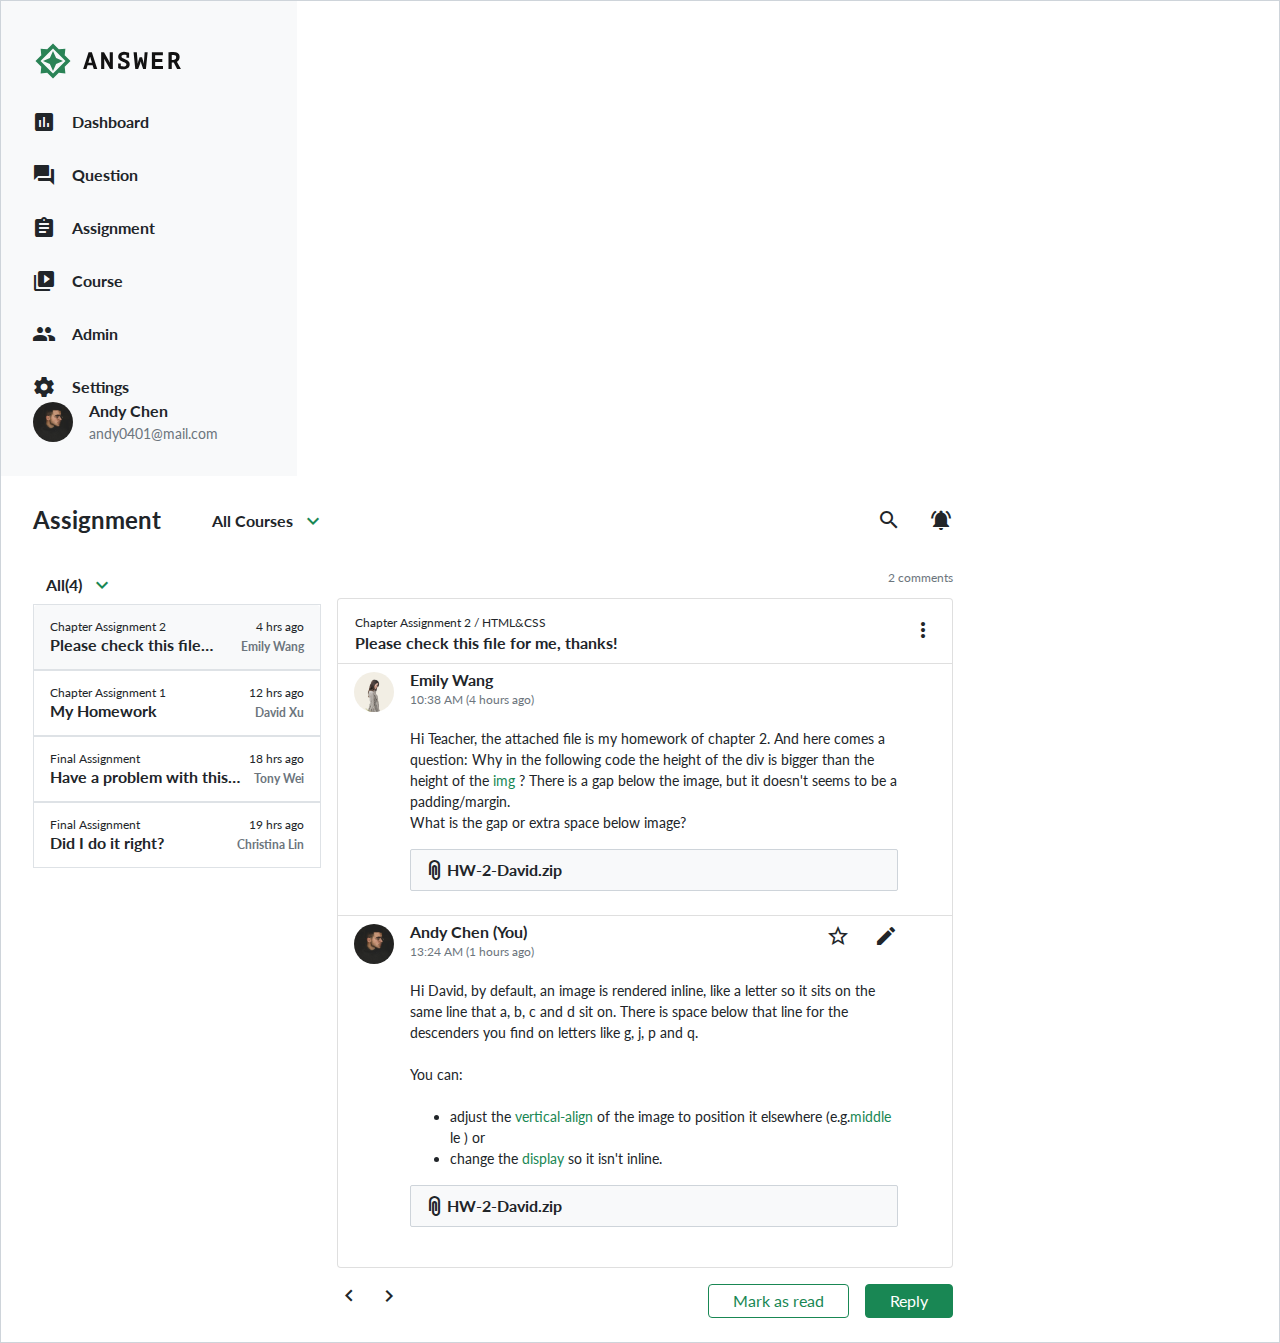
<file: index.html>
<!DOCTYPE html>
<html lang="en">

<head>
  <meta charset="UTF-8">
  <meta name="viewport" content="width=device-width, initial-scale=1.0">
  <meta http-equiv="X-UA-Compatible" content="ie=edge">
  

  <title>首頁</title>
  <link rel="stylesheet" href="./assets/style/all.css">
  
</head>

<body>
<div class="wrapper row d-flex">

  <nav class="col-1 navbar d-flex flex-column align-items-start justify-content-between">
      <div>
        <h1 class="pl-5"><a href="index.html"><img src="./assets/images/logo-ANSWER.svg" alt="logo"></a></h1>
        <ul class="">
          <li><a class="fw-bold d-flex align-items-center link-dark fs-6 " href="#"><span class="material-icons">assessment</span>Dashboard</a></li>
          <li><a class="fw-bold d-flex align-items-center link-dark fs-6" href="#"><span class="material-icons">question_answer</span>Question</a></li>
          <li><a class="fw-bold d-flex align-items-center link-dark fs-6" href="#"><span class="material-icons">assignment</span>Assignment</a></li>
          <li><a class="fw-bold d-flex align-items-center link-dark fs-6" href="#"><span class="material-icons">video_library</span>Course</a></li>
          <li><a class="fw-bold d-flex align-items-center link-dark fs-6" href="admin.html"><span class="material-icons">people</span>Admin</a></li>
          <li><a class="fw-bold d-flex align-items-center link-dark fs-6" href="#"><span class="material-icons">settings</span>Settings</a></li>
        </ul>
      </div>
      
      <div class="user d-flex align-items-center">
        <div><img src="./assets/images/andychen.jpeg" alt="andy"></div>
        <ul>
          <li class="mt-0">
            <p class="fs-6 lh-base fw-bold">Andy Chen</p>
            <p class="lh-base text-secondary">andy0401@mail.com</p>
          </li>
        </ul>
      </div>
  </nav>

  
    
    
<div class="container">
    <div class="row">
        <div class="col-12">
            <header class="d-flex justify-content-between">
                <div class="title d-flex">
                    <h1 class="fs-4 fw-bold ">Assignment</h1>
              
                    <div class="dropdown">
                      <a class="btn p-0 d-flex align-items-center fw-bold" href="#" role="button" id="dropdownMenuLink" data-bs-toggle="dropdown" aria-expanded="false">
                        All Courses 
                        <span class="material-icons dropdown-toggle text-success ms-2">expand_more</span>
                      </a>
              
                      <ul class="dropdown-menu" aria-labelledby="dropdownMenuLink">
                        <li><a class="dropdown-item" href="#">Courses1</a></li>
                        <li><a class="dropdown-item" href="#">Courses2</a></li>
                        <li><a class="dropdown-item" href="#">Courses3</a></li>
                      </ul>
                    </div>
                </div>
              
                <div class="search">
                    <a href="#"><span class="material-icons text-dark me-4">search</span></a>
                    <a href="#"><span class="material-icons text-dark ">notifications_active</span></a>
                </div>
              
              
            </header>
        </div>
    </div>

    <div class="row justify-content-between">
        <div class="col-md-4 pe-3"> <!--left all(4)摺疊 + tabs -->
            <div class="leftBlock">
                <a class="btn btn-link fw-bold d-flex text-dark" data-bs-toggle="collapse" href="#collapseExample" role="button" aria-expanded="false" aria-controls="collapseExample">
                    All(4)
                    <span class="material-icons dropdown-toggle text-success ms-2">expand_more</span>
                </a>
                 <!--collapse.show 或 collapse.in 可以讓 collapse 預設是開啟狀態-->  
                <div class="collapse.show" id="collapseExample">
                    <ul class="nav nav-tabs flex-column " id="myTab" role="tablist">
                        <!--tab選單項目1-->
                        <li class="nav-item border border-gray400" role="presentation">
                        <a class="nav-link active link-dark py-3" id="item1-tab" data-bs-toggle="tab" data-bs-target="#item1" type="button" role="tab" aria-controls="home" aria-selected="true">
                        <!--(1) id item1-tab 對應 tab-content 內的 aria-labelledby="item1-tab" 
                            (2) data-bs-target="#item1" 對應 tab-content 內的 id="item1" -->
                            <ul class="item">
                                <li class="d-flex justify-content-between mb-1"> 
                                  <p class="fs-7">Chapter Assignment 2 </p> 
                                  <p class="fs-7">4 hrs ago</p></li>
                                
                                  <li class="d-flex justify-content-between">
                                  <p class="fw-bold fs-6">Please check this file…</p>
                                  <p><span class="h6 fw-bold text-secondary fs-7">Emily Wang</span></p>
                                </li>
                            </ul>
                        </a>
                        </li>

                        <li class="nav-item border border-gray400" role="presentation">
                        <a class="nav-link link-dark py-3" id="item2-tab" data-bs-toggle="tab" data-bs-target="#item2" type="button" role="tab" aria-controls="item2" aria-selected="false">
                            <ul class="item">
                                <li class="d-flex justify-content-between mb-1"> 
                                  <p class="fs-7">Chapter Assignment 1 </p> <p class="fs-7">12 hrs ago</p></li>
                                <li class="d-flex justify-content-between">
                                  <p class="fw-bold fs-6">My Homework</p>
                                  <p><span class="h6 fw-bold text-secondary fs-7">David Xu</span></p>
                                </li>
                            </ul>
                        </a>
                        </li>
                        <li class="nav-item border border-gray400" role="presentation">
                        <a class="nav-link link-dark py-3" id="item3-tab" data-bs-toggle="tab" data-bs-target="#item3" type="button" role="tab" aria-controls="item3" aria-selected="false">
                            <ul class="item">
                                <li class="d-flex justify-content-between mb-1"> 
                                <p class="fs-7">Final Assignment</p> <p class="fs-7">18 hrs ago</p></li>
                                <li class="d-flex justify-content-between">
                                <p class="fw-bold fs-6">Have a problem with this…</p>
                                <p><span class="h6 fw-bold text-secondary fs-7">Tony Wei</span></p>
                                </li>
                            </ul>
                        </a>
                        </li>

                        <li class="nav-item border border-gray400" role="presentation">
                            <a class="nav-link link-dark py-3" id="item4-tab" data-bs-toggle="tab" data-bs-target="#item4" type="button" role="tab" aria-controls="item4" aria-selected="false">
                                <ul class="item">
                                    <li class="d-flex justify-content-between mb-1"> 
                                      <p class="fs-7">Final Assignment</p> <p class="fs-7">19 hrs ago</p></li>
                                    <li class="d-flex justify-content-between">
                                      <p class="fw-bold fs-6">Did I do it right?</p>
                                      <p><span class="h6 fw-bold text-secondary fs-7">Christina Lin</span></p>
                                    </li>
                                </ul>
                            </a>
                        </li>
                    </ul>

                </div>
            </div>

        </div>


        <div class="col-md-8"> <!--right-->
            <div class="tab-content cardBlock" id="myTabContent">

                <!--tab pane 1-->
                <div class="tab-pane fade show active" id="item1" role="tabpanel" aria-labelledby="item1-tab">

                    <p class="commentNum">2 comments</p>

                    <div class="card"> <!--評論內容-->
                        <div class="card-body">
                            <ul class="d-flex justify-content-between align-items-center">
                            <li>  
                                <p class="h5 card-title">Chapter Assignment 2 / HTML&CSS</p>
                                <p class="card-text fw-bold fs-6">Please check this file for me, thanks!</p>
                            </li>
                            <li><a href="#"><span class="material-icons text-dark">more_vert</span></a></li>
                            </ul>
                        
                      </div>
                      <!--comment 人員及內容-->
                      <ul class="list-group list-group-flush mb-3">
                        <li class="list-group-item d-flex align-items-start">
                
                          <div class="userPhoto"><img src="./assets/images/emilywang.jpeg" alt="emilywang"></div>
                
                          <div class="comment">
                            <p class="h6 fw-bold">Emily Wang</p>
                            <p class="f12L24 mb-3 text-secondary">10:38 AM (4 hours ago)</p>
                            <p class="f14L21">Hi Teacher, the attached file is my homework of chapter 2. And here comes a question: Why in the following code the height of the div is bigger than the height of the <code class="text-success">img </code>? There is a gap below the image, but it doesn't seems to be a padding/margin. <br/>What is the gap or extra space below image?</p>
                            <a class="fs-6 btn btn-ligh fw-bold d-flex mt-3 mb-3" href="#" download="HW-2-David.zip">
                              <span class="material-icons iconRotat">attachment</span>
                              HW-2-David.zip
                            </a>
                          </div>
                
                
                
                        </li>
                        
                        <li class="list-group-item d-flex align-items-start">
                
                          <div class="userPhoto"><img src="./assets/images/andychen.jpeg" alt="andychen"></div>
                
                          <div class="comment">
                            <ul class="d-flex justify-content-between">
                                <li>
                                    <p class="h6 fw-bold">Andy Chen (You)</p>
                                    <p class="f12L24 mb-3 text-secondary">13:24 AM (1 hours ago)</p>
                                </li>
                                
                                <li class="d-flex">
                                    <a class="p-0 border-0 bg-white text-dark" href="#"><span class="material-icons">
                                    star_outline
                                    </span></a>

                                    <a class="p-0 border-0 bg-white text-dark" href="#"><span class="material-icons ms-4">edit
                                    </span></a>
                                    </li>
                            </ul>
                            
                            <p class="f14L21">Hi David, by default, an image is rendered inline, like a letter so it sits on the same line that a, b, c and d sit on. There is space below that line for the descenders you find on letters like g, j, p and q. <br/><br/>
                              
                              You can: <br/><br/>
                              <ul class="liBullet f14L21">
                                  <li>adjust the <code class="text-success">vertical-align </code>of the image to position it elsewhere (e.g.<code class="text-success">middle</code> le  ) or</li>
                                  <li>change the <code class="text-success"> display</code> so it isn't inline.</li>
                              </ul>
                            </p>
                            <a class="fs-6 btn btn-ligh fw-bold d-flex mt-3 mb-3" href="#" download="HW-2-David.zip">
                              <span class="material-icons iconRotat">attachment</span>
                              HW-2-David.zip
                            </a>
                          </div>
                
                          <!--div id="editor" class="editor">This is some sample content.</div-->
                
                
                        </li>
                      </ul>


                    </div>
                    
                    <!--reply 按鈕-->
                    <div class="d-flex justify-content-between mt-3 mb-4">
    
                    <ul class="d-flex bottomLink">
                        <li><a href="#"><span class="material-icons me-3 link-dark">
                        keyboard_arrow_left
                        </span></a></li>
                        <li><a href="#"><span class="material-icons link-dark">
                        navigate_next
                        </span></a></li>
                    </ul>
                    
                    <ul class="d-flex bottomLink">
                        <li><a href="#" type="button" class="btn btn-outline-success me-3 p-1 pe-4 ps-4">Mark as read</a></li>
                        <li><a href="apply.html" type="button" class="btn btn-success p-1 pe-4 ps-4 ">Reply</a></li>
                    </ul>
                
                    </div>

                </div><!--end tab-pane-->

                
                <!--tab pane 2-->
                <div class="tab-pane fade" id="item2" role="tabpane2" aria-labelledby="item2-tab">
                    <p class="commentNum">2 comments</p>

                    <div class="card"> <!--評論內容-->
                        <div class="card-body">
                            <ul class="d-flex justify-content-between align-items-center">
                            <li>  
                                <p class="h5 card-title">Chapter Assignment 2 / HTML&CSS</p>
                                <p class="card-text fw-bold fs-6">Please check this file for me, thanks!</p>
                            </li>
                            <li><a href="#"><span class="material-icons text-dark">more_vert</span></a></li>
                            </ul>
                        
                      </div>
                      <!--comment 人員及內容-->
                      <ul class="list-group list-group-flush mb-3">
                        <li class="list-group-item d-flex align-items-start">
                
                          <div class="userPhoto"><img src="./assets/images/emilywang.jpeg" alt="emilywang"></div>
                
                          <div class="comment">
                            <p class="h6 fw-bold">Emily Wang</p>
                            <p class="f12L24 mb-3 text-secondary">10:38 AM (4 hours ago)</p>
                            <p class="f14L21">Hi Teacher, the attached file is my homework of chapter 2. And here comes a question: Why in the following code the height of the div is bigger than the height of the <code class="text-success">img </code>? There is a gap below the image, but it doesn't seems to be a padding/margin. <br/>What is the gap or extra space below image?</p>
                            <a class="fs-6 btn btn-ligh fw-bold d-flex mt-3 mb-3" href="#" download="HW-2-David.zip">
                              <span class="material-icons iconRotat">attachment</span>
                              HW-2-David.zip
                            </a>
                          </div>
                
                
                
                        </li>
                        
                        <li class="list-group-item d-flex align-items-start">
                
                          <div class="userPhoto"><img src="./assets/images/andychen.jpeg" alt="andychen"></div>
                
                          <div class="comment">
                            <ul class="d-flex justify-content-between">
                                <li>
                                    <p class="h6 fw-bold">Andy Chen (You)</p>
                                    <p class="f12L24 mb-3 text-secondary">13:24 AM (1 hours ago)</p>
                                </li>
                                
                                <li class="d-flex">
                                    <a class="p-0 border-0 bg-white text-dark" href="#"><span class="material-icons">
                                    star_outline
                                    </span></a>

                                    <a class="p-0 border-0 bg-white text-dark" href="#"><span class="material-icons ms-4">edit
                                    </span></a>
                                    </li>
                            </ul>
                            
                            <p class="f14L21">Hi David, by default, an image is rendered inline, like a letter so it sits on the same line that a, b, c and d sit on. There is space below that line for the descenders you find on letters like g, j, p and q. <br/><br/>
                              
                              You can: <br/><br/>
                              <ul class="liBullet f14L21">
                                  <li>adjust the <code class="text-success">vertical-align </code>of the image to position it elsewhere (e.g.<code class="text-success">middle</code> le  ) or</li>
                                  <li>change the <code class="text-success"> display</code> so it isn't inline.</li>
                              </ul>
                            </p>
                            <a class="fs-6 btn btn-ligh fw-bold d-flex mt-3 mb-3" href="#" download="HW-2-David.zip">
                              <span class="material-icons iconRotat">attachment</span>
                              HW-2-David.zip
                            </a>
                          </div>
                
                          <!--div id="editor" class="editor">This is some sample content.</div-->
                
                
                        </li>
                      </ul>


                    </div>
                    
                    <!--reply 按鈕-->
                    <div class="d-flex justify-content-between mt-3 mb-4">
    
                    <ul class="d-flex bottomLink">
                        <li><a href="#"><span class="material-icons me-3 link-dark">
                        keyboard_arrow_left
                        </span></a></li>
                        <li><a href="#"><span class="material-icons link-dark">
                        navigate_next
                        </span></a></li>
                    </ul>
                    
                    <ul class="d-flex bottomLink">
                        <li><button type="button" class="btn btn-outline-success me-3 p-1 pe-4 ps-4">Mark as read</button></li>
                        <li><button type="button" class="btn btn-success p-1 pe-4 ps-4 ">Reply</button></li>
                    </ul>
                
                    </div>


                </div><!--end teb pane2-->

                <!--tab pane 3-->
                <div class="tab-pane fade" id="item3" role="tabpane3" aria-labelledby="item3-tab">
                    <p class="commentNum">2 comments</p>

                    <div class="card"> <!--評論內容-->
                        <div class="card-body">
                            <ul class="d-flex justify-content-between align-items-center">
                            <li>  
                                <p class="h5 card-title">Chapter Assignment 2 / HTML&CSS</p>
                                <p class="card-text fw-bold fs-6">Please check this file for me, thanks!</p>
                            </li>
                            <li><a href="#"><span class="material-icons text-dark">more_vert</span></a></li>
                            </ul>
                        
                      </div>
                      <!--comment 人員及內容-->
                      <ul class="list-group list-group-flush mb-3">
                        <li class="list-group-item d-flex align-items-start">
                
                          <div class="userPhoto"><img src="./assets/images/emilywang.jpeg" alt="emilywang"></div>
                
                          <div class="comment">
                            <p class="h6 fw-bold">Emily Wang</p>
                            <p class="f12L24 mb-3 text-secondary">10:38 AM (4 hours ago)</p>
                            <p class="f14L21">Hi Teacher, the attached file is my homework of chapter 2. And here comes a question: Why in the following code the height of the div is bigger than the height of the <code class="text-success">img </code>? There is a gap below the image, but it doesn't seems to be a padding/margin. <br/>What is the gap or extra space below image?</p>
                            <a class="fs-6 btn btn-ligh fw-bold d-flex mt-3 mb-3" href="#" download="HW-2-David.zip">
                              <span class="material-icons iconRotat">attachment</span>
                              HW-2-David.zip
                            </a>
                          </div>
                
                
                
                        </li>
                        
                        <li class="list-group-item d-flex align-items-start">
                
                          <div class="userPhoto"><img src="./assets/images/andychen.jpeg" alt="andychen"></div>
                
                          <div class="comment">
                            <ul class="d-flex justify-content-between">
                                <li>
                                    <p class="h6 fw-bold">Andy Chen (You)</p>
                                    <p class="f12L24 mb-3 text-secondary">13:24 AM (1 hours ago)</p>
                                </li>
                                
                                <li class="d-flex">
                                    <a class="p-0 border-0 bg-white text-dark" href="#"><span class="material-icons">
                                    star_outline
                                    </span></a>

                                    <a class="p-0 border-0 bg-white text-dark" href="#"><span class="material-icons ms-4">edit
                                    </span></a>
                                    </li>
                            </ul>
                            
                            <p class="f14L21">Hi David, by default, an image is rendered inline, like a letter so it sits on the same line that a, b, c and d sit on. There is space below that line for the descenders you find on letters like g, j, p and q. <br/><br/>
                              
                              You can: <br/><br/>
                              <ul class="liBullet f14L21">
                                  <li>adjust the <code class="text-success">vertical-align </code>of the image to position it elsewhere (e.g.<code class="text-success">middle</code> le  ) or</li>
                                  <li>change the <code class="text-success"> display</code> so it isn't inline.</li>
                              </ul>
                            </p>
                            <a class="fs-6 btn btn-ligh fw-bold d-flex mt-3 mb-3" href="#" download="HW-2-David.zip">
                              <span class="material-icons iconRotat">attachment</span>
                              HW-2-David.zip
                            </a>
                          </div>
                
                          <!--div id="editor" class="editor">This is some sample content.</div-->
                
                
                        </li>
                      </ul>


                    </div>
                    
                    <!--reply 按鈕-->
                    <div class="d-flex justify-content-between mt-3 mb-4">
    
                    <ul class="d-flex bottomLink">
                        <li><a href="#"><span class="material-icons me-3 link-dark">
                        keyboard_arrow_left
                        </span></a></li>
                        <li><a href="#"><span class="material-icons link-dark">
                        navigate_next
                        </span></a></li>
                    </ul>
                    
                    <ul class="d-flex bottomLink">
                        <li><button type="button" class="btn btn-outline-success me-3 p-1 pe-4 ps-4">Mark as read</button></li>
                        <li><button type="button" class="btn btn-success p-1 pe-4 ps-4 ">Reply</button></li>
                    </ul>
                
                    </div>
                </div> <!--end tab pane3-->

                <!--tab pane 4-->
                <div class="tab-pane fade" id="item4" role="tabpane4" aria-labelledby="item4-tab">
                    <p class="commentNum">2 comments</p>

                    <div class="card"> <!--評論內容-->
                        <div class="card-body">
                            <ul class="d-flex justify-content-between align-items-center">
                            <li>  
                                <p class="h5 card-title">Chapter Assignment 2 / HTML&CSS</p>
                                <p class="card-text fw-bold fs-6">Please check this file for me, thanks!</p>
                            </li>
                            <li><a href="#"><span class="material-icons text-dark">more_vert</span></a></li>
                            </ul>
                        
                      </div>
                      <!--comment 人員及內容-->
                      <ul class="list-group list-group-flush mb-3">
                        <li class="list-group-item d-flex align-items-start">
                
                          <div class="userPhoto"><img src="./assets/images/emilywang.jpeg" alt="emilywang"></div>
                
                          <div class="comment">
                            <p class="h6 fw-bold">Emily Wang</p>
                            <p class="f12L24 mb-3 text-secondary">10:38 AM (4 hours ago)</p>
                            <p class="f14L21">Hi Teacher, the attached file is my homework of chapter 2. And here comes a question: Why in the following code the height of the div is bigger than the height of the <code class="text-success">img </code>? There is a gap below the image, but it doesn't seems to be a padding/margin. <br/>What is the gap or extra space below image?</p>
                            <a class="fs-6 btn btn-ligh fw-bold d-flex mt-3 mb-3" href="#" download="HW-2-David.zip">
                              <span class="material-icons iconRotat">attachment</span>
                              HW-2-David.zip
                            </a>
                          </div>
                
                
                
                        </li>
                        
                        <li class="list-group-item d-flex align-items-start">
                
                          <div class="userPhoto"><img src="./assets/images/andychen.jpeg" alt="andychen"></div>
                
                          <div class="comment">
                            <ul class="d-flex justify-content-between">
                                <li>
                                    <p class="h6 fw-bold">Andy Chen (You)</p>
                                    <p class="f12L24 mb-3 text-secondary">13:24 AM (1 hours ago)</p>
                                </li>
                                
                                <li class="d-flex">
                                    <a class="p-0 border-0 bg-white text-dark" href="#"><span class="material-icons">
                                    star_outline
                                    </span></a>

                                    <a class="p-0 border-0 bg-white text-dark" href="#"><span class="material-icons ms-4">edit
                                    </span></a>
                                    </li>
                            </ul>
                            
                            <p class="f14L21">Hi David, by default, an image is rendered inline, like a letter so it sits on the same line that a, b, c and d sit on. There is space below that line for the descenders you find on letters like g, j, p and q. <br/><br/>
                              
                              You can: <br/><br/>
                              <ul class="liBullet f14L21">
                                  <li>adjust the <code class="text-success">vertical-align </code>of the image to position it elsewhere (e.g.<code class="text-success">middle</code> le  ) or</li>
                                  <li>change the <code class="text-success"> display</code> so it isn't inline.</li>
                              </ul>
                            </p>
                            <a class="fs-6 btn btn-ligh fw-bold d-flex mt-3 mb-3" href="#" download="HW-2-David.zip">
                              <span class="material-icons iconRotat">attachment</span>
                              HW-2-David.zip
                            </a>
                          </div>
                
                          <!--div id="editor" class="editor">This is some sample content.</div-->
                
                
                        </li>
                      </ul>


                    </div>
                    
                    <!--reply 按鈕-->
                    <div class="d-flex justify-content-between mt-3 mb-4">
    
                    <ul class="d-flex bottomLink">
                        <li><a href="#"><span class="material-icons me-3 link-dark">
                        keyboard_arrow_left
                        </span></a></li>
                        <li><a href="#"><span class="material-icons link-dark">
                        navigate_next
                        </span></a></li>
                    </ul>
                    
                    <ul class="d-flex bottomLink">
                        <li><button type="button" class="btn btn-outline-success me-3 p-1 pe-4 ps-4">Mark as read</button></li>
                        <li><button type="button" class="btn btn-success p-1 pe-4 ps-4 ">Reply</button></li>
                    </ul>
                
                    </div>
                </div><!---end tab pane4-->
            </div>
        </div>
    </div>
</div>
    
  
</div>
 <!---->
 <script src="https://cdn.ckeditor.com/ckeditor5/35.0.1/classic/ckeditor.js"></script>
 <script src="https://cdn.jsdelivr.net/npm/@popperjs/core@2.10.1/dist/umd/popper.min.js" integrity="sha384-W8fXfP3gkOKtndU4JGtKDvXbO53Wy8SZCQHczT5FMiiqmQfUpWbYdTil/SxwZgAN" crossorigin="anonymous"></script>
 <script src="https://cdn.jsdelivr.net/npm/bootstrap@5.1.1/dist/js/bootstrap.min.js" integrity="sha384-skAcpIdS7UcVUC05LJ9Dxay8AXcDYfBJqt1CJ85S/CFujBsIzCIv+l9liuYLaMQ/" crossorigin="anonymous"></script>

 <!--script src="./assets/js/all.js"></script-->
 
 <script>

  ClassicEditor
    .create( document.querySelector( '#editor' ) )
    .then( editor => {
    console.log( editor );
  } )
    .catch( error => {
    console.error( error );
  } );

  </script>

</body>

</html>
</file>
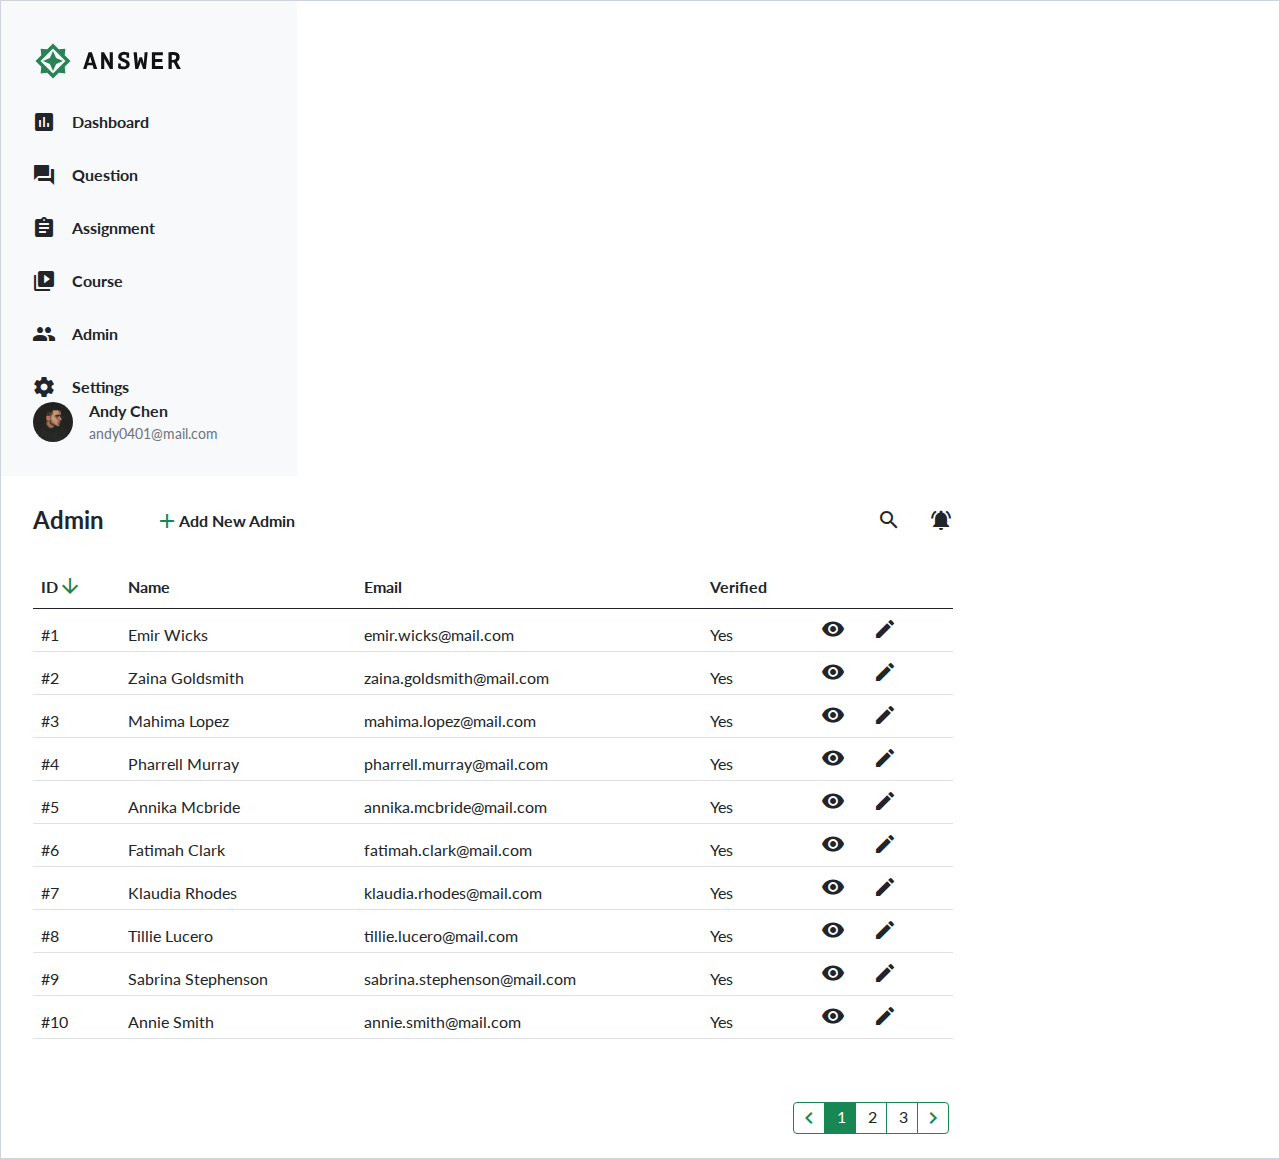
<file: admin.html>
<!DOCTYPE html>
<html lang="en">

<head>
  <meta charset="UTF-8">
  <meta name="viewport" content="width=device-width, initial-scale=1.0">
  <meta http-equiv="X-UA-Compatible" content="ie=edge">
  

  <title>首頁</title>
  <link rel="stylesheet" href="./assets/style/all.css">
  
</head>

<body>
<div class="wrapper row d-flex">

  <nav class="col-1 navbar d-flex flex-column align-items-start justify-content-between">
      <div>
        <h1 class="pl-5"><a href="index.html"><img src="./assets/images/logo-ANSWER.svg" alt="logo"></a></h1>
        <ul class="">
          <li><a class="fw-bold d-flex align-items-center link-dark fs-6 " href="#"><span class="material-icons">assessment</span>Dashboard</a></li>
          <li><a class="fw-bold d-flex align-items-center link-dark fs-6" href="#"><span class="material-icons">question_answer</span>Question</a></li>
          <li><a class="fw-bold d-flex align-items-center link-dark fs-6" href="#"><span class="material-icons">assignment</span>Assignment</a></li>
          <li><a class="fw-bold d-flex align-items-center link-dark fs-6" href="#"><span class="material-icons">video_library</span>Course</a></li>
          <li><a class="fw-bold d-flex align-items-center link-dark fs-6" href="admin.html"><span class="material-icons">people</span>Admin</a></li>
          <li><a class="fw-bold d-flex align-items-center link-dark fs-6" href="#"><span class="material-icons">settings</span>Settings</a></li>
        </ul>
      </div>
      
      <div class="user d-flex align-items-center">
        <div><img src="./assets/images/andychen.jpeg" alt="andy"></div>
        <ul>
          <li class="mt-0">
            <p class="fs-6 lh-base fw-bold">Andy Chen</p>
            <p class="lh-base text-secondary">andy0401@mail.com</p>
          </li>
        </ul>
      </div>
  </nav>

  
    
    
<div class="container">

    <div class="row">
        <div class="col-12">
            <header class="d-flex justify-content-between">
                <div class="title d-flex">
                    <h1 class="fs-4 fw-bold ">Admin</h1>
              
                    <div class="dropdown">
                      <a class="btn p-0 d-flex align-items-center fw-bold " href="#" role="button" data-bs-toggle="modal" data-bs-target="#addAdminModal" >
                        <span class="material-icons text-success">add</span>   
                        Add New Admin
                      </a>
            
                    </div>


                    <!-- Modal -->
                    <div class="modal fade" id="addAdminModal" tabindex="-1" aria-labelledby="exampleModalLabel" aria-hidden="true">
                        <div class="modal-dialog p-4 modal-dialog-scrollable">
                        <div class="modal-content">
                            <div class="modal-header">
                            <h5 class="modal-title fs-4 fw-bold" id="exampleModalLabel">New Admin</h5>
                            <button type="button" class="btn-close text" data-bs-dismiss="modal" aria-label="Close"></button>
                            </div>
                            <div class="modal-body">

                              <!--modal body-->

                              <!--group 1-->
                              <div class="group">
                              <h2 class="mb-3 fw-bold">Account</h2>
                              <label>Name</label>
                              <input type="text" class="form-control" id="basic-name" aria-describedby="basic-addon1">

                              
                              <label>Email</label>
                              <input type="email" class="form-control" id="basic-mail" aria-describedby="basic-addon2">
                            </div>

                              <!--group 2-->
                              <h2 class="mb-3 fw-bold mt-4">Verification</h2>
                              <h3 class="d-flex fs-6 fw-bold align-items-center fw-bold"><span class="text-danger material-icons">
                                warning </span> Unverified
                              </h3>

                              <a class="text-success py-3" href="" type="button">Send Verification Mail</a>


                               <!--group 3-->
                               <div class="group">
                               <h2 class="mb-3 fw-bold mt-4">Access Level</h2>

                               <div class="dropdown">
                                <a class="btn fs-6 p-3 d-flex border-dark mb-4 align-items-center justify-content-between" href="#" role="button" id="dropdownMenuLink" data-bs-toggle="dropdown" aria-expanded="false">
                                  -Choose access level- 
                                  <span class="material-icons dropdown-toggle text-dark">expand_more</span>
                                </a>
                        
                                <ul class="dropdown-menu" aria-labelledby="dropdownMenuLink">
                                  <li><a class="dropdown-item" href="#">item1</a></li>
                                  <li><a class="dropdown-item" href="#">item2</a></li>
                                  <li><a class="dropdown-item" href="#">item3</a></li>
                                </ul>
                              </div>
                              </div>

                              <!--group 4-->
                              <div class="group border-0">
                              <h2 class="mb-3 fw-bold mt-4">Custom Access</h2>

                              <div class="form-check">
                                <input class="form-check-input" type="checkbox" value="" id="flexCheckDefault">
                                <label class="form-check-label" for="flexCheckDefault">
                                  Lecture
                                </label>
                              </div>
                              <div class="form-check">
                                <input class="form-check-input" type="checkbox" value="" id="flexCheckChecked" >
                                <label class="form-check-label" for="flexCheckChecked">
                                  Coupon
                                </label>
                              </div>
                              <div class="form-check">
                                <input class="form-check-input" type="checkbox" value="" id="flexCheckChecked" >
                                <label class="form-check-label" for="flexCheckChecked">
                                  Message
                                </label>
                              </div>
                              <div class="form-check">
                                <input class="form-check-input" type="checkbox" value="" id="flexCheckChecked" >
                                <label class="form-check-label" for="flexCheckChecked">
                                  Setting
                                </label>
                              </div>
                              <div class="form-check">
                                <input class="form-check-input" type="checkbox" value="" id="flexCheckChecked" >
                                <label class="form-check-label" for="flexCheckChecked">
                                  Task Menu
                                </label>
                              </div>
                            </div>

                            </div><!--end modal body-->

                            <div class="modal-footer">
                            <button type="button" class="btn btn-outline-success px-4" data-bs-dismiss="modal">Cancel</button>
                            <button type="button" class="btn btn-success px-4">Add</button>
                            </div>
                        </div>
                        </div>
                    </div> <!-- end Modal -->

                </div>
              
                <div class="search">
                    <a href="#"><span class="material-icons text-dark me-4">search</span></a>
                    <a href="#"><span class="material-icons text-dark ">notifications_active</span></a>
                </div>
            
            </header>


        </div> <!--end col-->
    </div><!--end row-->

    <div class="row">
      
        <table class="table">
          <thead>
            <tr class="border-bottom border-dark">
              <th scope="col" class="fw-bold d-flex align-items-center">ID 
                  <a href="#" class="text-success">
                      <span class="material-icons">arrow_downward </span>
                  </a></th>
              <th scope="col" class="fw-bold">Name</th>
              <th scope="col" class="fw-bold">Email</th>
              <th scope="col" class="fw-bold">Verified</th>
              <th></th>
            </tr>
          </thead>
          <tbody>
            <tr class="border-bottom">
              <th scope="row">#1</th>
              <td>Emir Wicks</td>
              <td>emir.wicks@mail.com</td>
              <td>Yes</td>
              <td>
                  <a href="#" class="text-dark me-4"><span class="material-icons">
                      remove_red_eye</span></a>
                  <a href="#" class="text-dark" ><span class="material-icons">
                      edit</span></a>
              </td>
            </tr>
            <tr class="border-bottom">
              <th scope="row">#2</th>
              <td>Zaina Goldsmith	</td>
              <td>zaina.goldsmith@mail.com</td>
              <td>Yes</td>
              <td>
                  <a href="#" class="text-dark me-4"><span class="material-icons">
                      remove_red_eye</span></a>
                  <a href="#" class="text-dark" ><span class="material-icons">
                      edit</span></a>
              </td>
            </tr>
            <tr class="border-bottom">
              <th scope="row">#3</th>
              <td>Mahima Lopez</td>
              <td>mahima.lopez@mail.com</td>
              <td>Yes</td>
              <td>
                  <a href="#" class="text-dark me-4"><span class="material-icons">
                      remove_red_eye</span></a>
                  <a href="#" class="text-dark" ><span class="material-icons">
                      edit</span></a>
              </td>
            </tr>
            <tr class="border-bottom">
              <th scope="row">#4</th>
              <td>Pharrell Murray	</td>
              <td>pharrell.murray@mail.com</td>
              <td>Yes</td>
              <td>
                  <a href="#" class="text-dark me-4"><span class="material-icons">
                      remove_red_eye</span></a>
                  <a href="#" class="text-dark" ><span class="material-icons">
                      edit</span></a>
              </td>
            </tr>
            <tr class="border-bottom">
              <th scope="row">#5</th>
              <td>Annika Mcbride	</td>
              <td>annika.mcbride@mail.com</td>
              <td>Yes</td>
              <td>
                  <a href="#" class="text-dark me-4"><span class="material-icons">
                      remove_red_eye</span></a>
                  <a href="#" class="text-dark" ><span class="material-icons">
                      edit</span></a>
              </td>
            </tr>
            <tr class="border-bottom">
              <th scope="row">#6</th>
              <td>Fatimah Clark	</td>
              <td>fatimah.clark@mail.com	</td>
              <td>Yes</td>
              <td>
                  <a href="#" class="text-dark me-4"><span class="material-icons">
                      remove_red_eye</span></a>
                  <a href="#" class="text-dark" ><span class="material-icons">
                      edit</span></a>
              </td>
            </tr>
            <tr class="border-bottom">
              <th scope="row">#7</th>
              <td>Klaudia Rhodes	</td>
              <td>klaudia.rhodes@mail.com	</td>
              <td>Yes</td>
              <td>
                  <a href="#" class="text-dark me-4"><span class="material-icons">
                      remove_red_eye</span></a>
                  <a href="#" class="text-dark" ><span class="material-icons">
                      edit</span></a>
              </td>
            </tr>
            <tr class="border-bottom">
              <th scope="row">#8</th>
              <td>Tillie Lucero	</td>
              <td>tillie.lucero@mail.com	</td>
              <td>Yes</td>
              <td>
                  <a href="#" class="text-dark me-4"><span class="material-icons">
                      remove_red_eye</span></a>
                  <a href="#" class="text-dark" ><span class="material-icons">
                      edit</span></a>
              </td>
            </tr>
            <tr class="border-bottom">
              <th scope="row">#9</th>
              <td>Sabrina Stephenson	</td>
              <td>sabrina.stephenson@mail.com	</td>
              <td>Yes</td>
              <td>
                  <a href="#" class="text-dark me-4"><span class="material-icons">
                      remove_red_eye</span></a>
                  <a href="#" class="text-dark" ><span class="material-icons">
                      edit</span></a>
              </td>
            </tr>
            <tr class="border-bottom">
              <th scope="row">#10</th>
              <td>Annie Smith	</td>
              <td>annie.smith@mail.com</td>
              <td>Yes</td>
              <td>
                  <a href="#" class="text-dark me-4"><span class="material-icons">
                      remove_red_eye</span></a>
                  <a href="#" class="text-dark" ><span class="material-icons">
                      edit</span></a>
              </td>
            </tr>
          </tbody>
        </table>
      
    </div><!--end row-->
    
    <!--pagination-->
    <div class="row mb-4 me-4">
      <nav aria-label="Page navigation example">
        <ul class="pagination justify-content-end">
          <li class="page-item p-0">
            <a class="page-link d-flex justify-content-center align-items-center" href="#" aria-label="Previous">
              <span aria-hidden="true" class="material-icons text-success">
                chevron_left
              </span>
              
            </a>
          </li>
          <li class="page-item active"><a class="page-link" href="#">1</a></li>
          <li class="page-item "><a class="page-link" href="#">2</a></li>
          <li class="page-item"><a class="page-link" href="#">3</a></li>
          <li class="page-item">
            <a class="page-link d-flex justify-content-center align-items-center" href="#" aria-label="Next">
              <span aria-hidden="true" class="material-icons text-success">
                chevron_right
              </span>
            </a>
          </li>
        </ul>
      </nav>
    </div> <!--end pagination-->

</div><!--end container-->
    
  
</div>
 <!---->
 <script src="https://cdn.ckeditor.com/ckeditor5/35.0.1/classic/ckeditor.js"></script>
 <script src="https://cdn.jsdelivr.net/npm/@popperjs/core@2.10.1/dist/umd/popper.min.js" integrity="sha384-W8fXfP3gkOKtndU4JGtKDvXbO53Wy8SZCQHczT5FMiiqmQfUpWbYdTil/SxwZgAN" crossorigin="anonymous"></script>
 <script src="https://cdn.jsdelivr.net/npm/bootstrap@5.1.1/dist/js/bootstrap.min.js" integrity="sha384-skAcpIdS7UcVUC05LJ9Dxay8AXcDYfBJqt1CJ85S/CFujBsIzCIv+l9liuYLaMQ/" crossorigin="anonymous"></script>

 <!--script src="./assets/js/all.js"></script-->
 
 <script>

  ClassicEditor
    .create( document.querySelector( '#editor' ) )
    .then( editor => {
    console.log( editor );
  } )
    .catch( error => {
    console.error( error );
  } );

  </script>

</body>

</html>
</file>
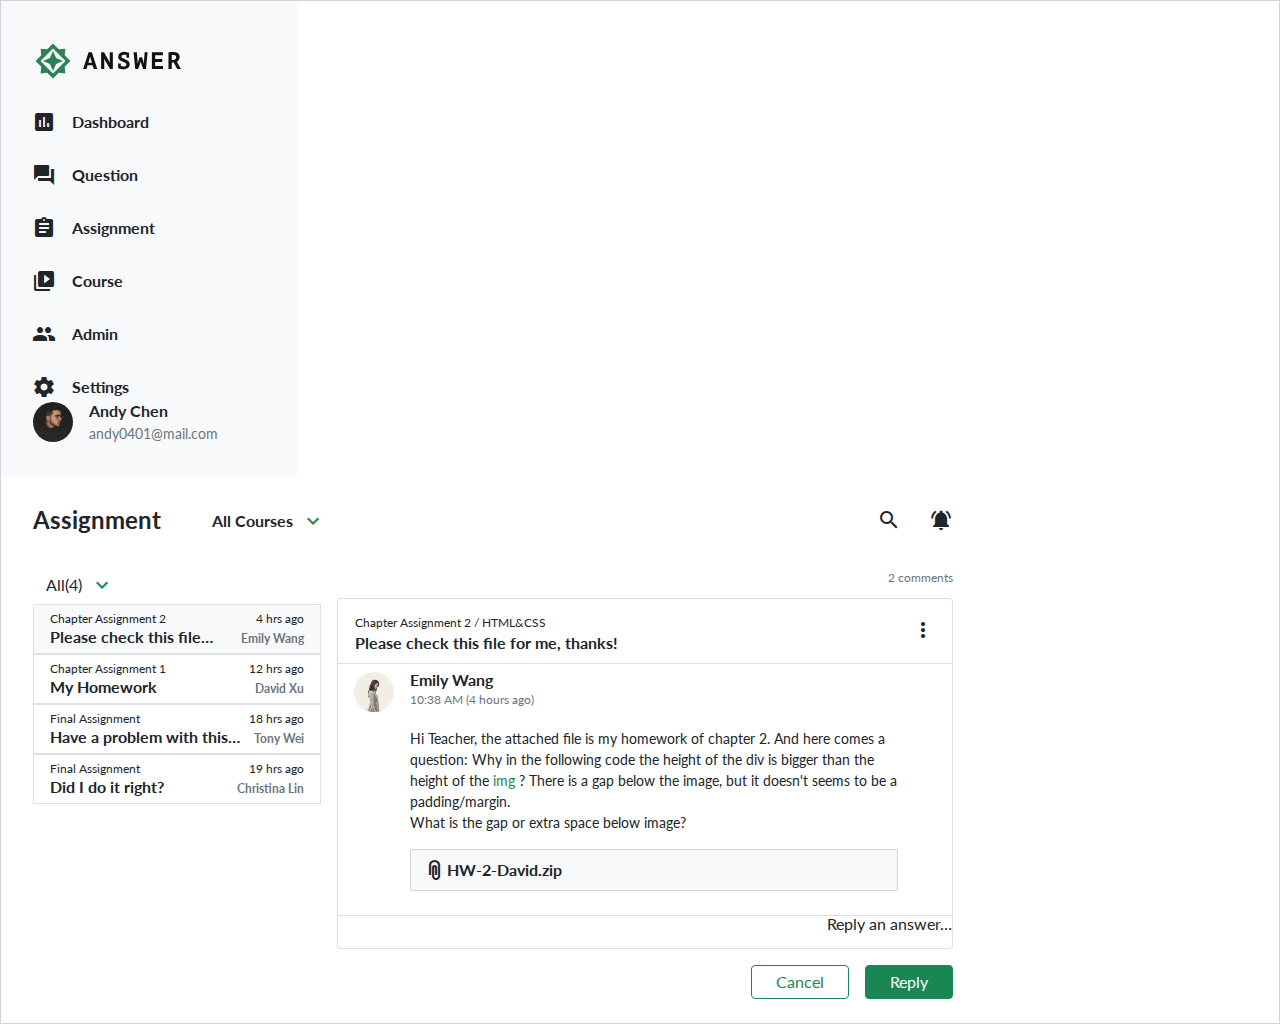
<file: apply.html>
<!DOCTYPE html>
<html lang="en">

<head>
  <meta charset="UTF-8">
  <meta name="viewport" content="width=device-width, initial-scale=1.0">
  <meta http-equiv="X-UA-Compatible" content="ie=edge">
  

  <title>Apply</title>
  <link rel="stylesheet" href="./assets/style/all.css">
  
</head>

<body>
<div class="wrapper row d-flex">

  <nav class="col-1 navbar d-flex flex-column align-items-start justify-content-between">
      <div>
        <h1 class="pl-5"><a href="index.html"><img src="./assets/images/logo-ANSWER.svg" alt="logo"></a></h1>
        <ul class="">
          <li><a class="fw-bold d-flex align-items-center link-dark fs-6 " href="#"><span class="material-icons">assessment</span>Dashboard</a></li>
          <li><a class="fw-bold d-flex align-items-center link-dark fs-6" href="#"><span class="material-icons">question_answer</span>Question</a></li>
          <li><a class="fw-bold d-flex align-items-center link-dark fs-6" href="#"><span class="material-icons">assignment</span>Assignment</a></li>
          <li><a class="fw-bold d-flex align-items-center link-dark fs-6" href="#"><span class="material-icons">video_library</span>Course</a></li>
          <li><a class="fw-bold d-flex align-items-center link-dark fs-6" href="admin.html"><span class="material-icons">people</span>Admin</a></li>
          <li><a class="fw-bold d-flex align-items-center link-dark fs-6" href="#"><span class="material-icons">settings</span>Settings</a></li>
        </ul>
      </div>
      
      <div class="user d-flex align-items-center">
        <div><img src="./assets/images/andychen.jpeg" alt="andy"></div>
        <ul>
          <li class="mt-0">
            <p class="fs-6 lh-base fw-bold">Andy Chen</p>
            <p class="lh-base text-secondary">andy0401@mail.com</p>
          </li>
        </ul>
      </div>
  </nav>

  
    
    
<div class="container">
    <div class="row">
        <div class="col-12">
            <header class="d-flex justify-content-between">
                <div class="title d-flex">
                    <h1 class="fs-4 fw-bold ">Assignment</h1>
              
                    <div class="dropdown">
                      <a class="btn p-0 d-flex align-items-center fw-bold" href="#" role="button" id="dropdownMenuLink" data-bs-toggle="dropdown" aria-expanded="false">
                        All Courses 
                        <span class="material-icons dropdown-toggle text-success ms-2">expand_more</span>
                      </a>
              
                      <ul class="dropdown-menu" aria-labelledby="dropdownMenuLink">
                        <li><a class="dropdown-item" href="#">Courses1</a></li>
                        <li><a class="dropdown-item" href="#">Courses2</a></li>
                        <li><a class="dropdown-item" href="#">Courses3</a></li>
                      </ul>
                    </div>
                </div>
              
                <div class="search">
                    <a href="#"><span class="material-icons text-dark me-4">search</span></a>
                    <a href="#"><span class="material-icons text-dark ">notifications_active</span></a>
                </div>
              
              
            </header>
        </div>
    </div>

    <div class="row justify-content-between">
        <div class="col-md-4 pe-3"> <!--left all(4)摺疊 + tabs -->
            <div class="leftBlock">
                <a class="btn btn-link d-flex text-dark" data-bs-toggle="collapse" href="#collapseExample" role="button" aria-expanded="false" aria-controls="collapseExample">
                    All(4)
                    <span class="material-icons dropdown-toggle text-success ms-2">expand_more</span>
                </a>
                 <!--collapse.show 或 collapse.in 可以讓 collapse 預設是開啟狀態-->  
                <div class="collapse.show" id="collapseExample">
                    <ul class="nav nav-tabs flex-column " id="myTab" role="tablist">
                        <!--tab選單項目1-->
                        <li class="nav-item border border-gray400" role="presentation">
                        <a class="nav-link active link-dark" id="item1-tab" data-bs-toggle="tab" data-bs-target="#item1" type="button" role="tab" aria-controls="home" aria-selected="true">
                        <!--(1) id item1-tab 對應 tab-content 內的 aria-labelledby="item1-tab" 
                            (2) data-bs-target="#item1" 對應 tab-content 內的 id="item1" -->
                            <ul class="item">
                                <li class="d-flex justify-content-between mb-1"> 
                                  <p class="fs-7">Chapter Assignment 2 </p> 
                                  <p class="fs-7">4 hrs ago</p></li>
                                
                                  <li class="d-flex justify-content-between">
                                  <p class="fw-bold fs-6">Please check this file…</p>
                                  <p><span class="h6 fw-bold text-secondary fs-7">Emily Wang</span></p>
                                </li>
                            </ul>
                        </a>
                        </li>

                        <li class="nav-item border border-gray400" role="presentation">
                        <a class="nav-link link-dark" id="item2-tab" data-bs-toggle="tab" data-bs-target="#item2" type="button" role="tab" aria-controls="item2" aria-selected="false">
                            <ul class="item">
                                <li class="d-flex justify-content-between mb-1"> 
                                  <p class="fs-7">Chapter Assignment 1 </p> <p class="fs-7">12 hrs ago</p></li>
                                <li class="d-flex justify-content-between">
                                  <p class="fw-bold fs-6">My Homework</p>
                                  <p><span class="h6 fw-bold text-secondary fs-7">David Xu</span></p>
                                </li>
                            </ul>
                        </a>
                        </li>
                        <li class="nav-item border border-gray400" role="presentation">
                        <a class="nav-link link-dark" id="item3-tab" data-bs-toggle="tab" data-bs-target="#item3" type="button" role="tab" aria-controls="item3" aria-selected="false">
                            <ul class="item">
                                <li class="d-flex justify-content-between mb-1"> 
                                <p class="fs-7">Final Assignment</p> <p class="fs-7">18 hrs ago</p></li>
                                <li class="d-flex justify-content-between">
                                <p class="fw-bold fs-6">Have a problem with this…</p>
                                <p><span class="h6 fw-bold text-secondary fs-7">Tony Wei</span></p>
                                </li>
                            </ul>
                        </a>
                        </li>

                        <li class="nav-item border border-gray400" role="presentation">
                            <a class="nav-link link-dark" id="item4-tab" data-bs-toggle="tab" data-bs-target="#item4" type="button" role="tab" aria-controls="item4" aria-selected="false">
                                <ul class="item">
                                    <li class="d-flex justify-content-between mb-1"> 
                                      <p class="fs-7">Final Assignment</p> <p class="fs-7">19 hrs ago</p></li>
                                    <li class="d-flex justify-content-between">
                                      <p class="fw-bold fs-6">Did I do it right?</p>
                                      <p><span class="h6 fw-bold text-secondary fs-7">Christina Lin</span></p>
                                    </li>
                                </ul>
                            </a>
                        </li>
                    </ul>

                </div>
            </div>

        </div>


        <div class="col-md-8"> <!--right-->
            <div class="tab-content cardBlock" id="myTabContent">

                <!--tab pane 1-->
                <div class="tab-pane fade show active" id="item1" role="tabpanel" aria-labelledby="item1-tab">

                    <p class="commentNum">2 comments</p>

                    <div class="card"> <!--評論內容-->
                        <div class="card-body">
                            <ul class="d-flex justify-content-between align-items-center">
                            <li>  
                                <p class="h5 card-title">Chapter Assignment 2 / HTML&CSS</p>
                                <p class="card-text fw-bold fs-6">Please check this file for me, thanks!</p>
                            </li>
                            <li><a href="#"><span class="material-icons text-dark">more_vert</span></a></li>
                            </ul>
                        
                      </div>
                      <!--comment 人員及內容-->
                      <ul class="list-group list-group-flush mb-3">
                        <li class="list-group-item d-flex align-items-start">
                
                          <div class="userPhoto"><img src="./assets/images/emilywang.jpeg" alt="emilywang"></div>
                
                          <div class="comment">
                            <p class="h6 fw-bold">Emily Wang</p>
                            <p class="f12L24 mb-3 text-secondary">10:38 AM (4 hours ago)</p>
                            <p class="f14L21">Hi Teacher, the attached file is my homework of chapter 2. And here comes a question: Why in the following code the height of the div is bigger than the height of the <code class="text-success">img </code>? There is a gap below the image, but it doesn't seems to be a padding/margin. <br/>What is the gap or extra space below image?</p>
                            <a class="fs-6 btn btn-ligh fw-bold d-flex mt-3 mb-3" href="#" download="HW-2-David.zip">
                              <span class="material-icons iconRotat">attachment</span>
                              HW-2-David.zip
                            </a>
                          </div>
                
                
                
                        </li>
                        
                        <li class="list-group-item d-flex justify-content-end flex-wrap p-0 m-0 align-items-start">
                            <!-- ckeditor -->
                            <div id="editor" class="editor">
                              Reply an answer…
                              

                            </div>

                            <!--ul class="d-flex bottomLink">
                              <li><button type="button" class="btn btn-outline-success me-3 p-1 pe-4 ps-4">Cancel</button></li>
                              <li><button type="button" class="btn btn-success p-1 pe-4 ps-4 ">Reply</button></li>
                            </ul-->
                
                        </li>
                      </ul>


                    </div>
                    
                    <!--reply 按鈕-->
                    <div class="d-flex justify-content-end mt-3 mb-4">
    
                    <!--ul class="d-flex bottomLink">
                        <li><a href="#"><span class="material-icons me-3 link-dark">
                        keyboard_arrow_left
                        </span></a></li>
                        <li><a href="#"><span class="material-icons link-dark">
                        navigate_next
                        </span></a></li>
                    </ul-->
                    
                    <ul class="d-flex bottomLink">
                        <li><button type="button" class="btn btn-outline-success me-3 p-1 pe-4 ps-4">Cancel</button></li>
                        <li><button type="button" class="btn btn-success p-1 pe-4 ps-4 ">Reply</button></li>
                    </ul>
                
                    </div>

                </div><!--end tab-pane-->

                
                <!--tab pane 2-->
                <div class="tab-pane fade" id="item2" role="tabpane2" aria-labelledby="item2-tab">
                    <p class="commentNum">2 comments</p>

                    <div class="card"> <!--評論內容-->
                        <div class="card-body">
                            <ul class="d-flex justify-content-between align-items-center">
                            <li>  
                                <p class="h5 card-title">Chapter Assignment 2 / HTML&CSS</p>
                                <p class="card-text fw-bold fs-6">Please check this file for me, thanks!</p>
                            </li>
                            <li><a href="#"><span class="material-icons text-dark">more_vert</span></a></li>
                            </ul>
                        
                      </div>
                      <!--comment 人員及內容-->
                      <ul class="list-group list-group-flush mb-3">
                        <li class="list-group-item d-flex align-items-start">
                
                          <div class="userPhoto"><img src="./assets/images/emilywang.jpeg" alt="emilywang"></div>
                
                          <div class="comment">
                            <p class="h6 fw-bold">Emily Wang</p>
                            <p class="f12L24 mb-3 text-secondary">10:38 AM (4 hours ago)</p>
                            <p class="f14L21">Hi Teacher, the attached file is my homework of chapter 2. And here comes a question: Why in the following code the height of the div is bigger than the height of the <code class="text-success">img </code>? There is a gap below the image, but it doesn't seems to be a padding/margin. <br/>What is the gap or extra space below image?</p>
                            <a class="fs-6 btn btn-ligh fw-bold d-flex mt-3 mb-3" href="#" download="HW-2-David.zip">
                              <span class="material-icons iconRotat">attachment</span>
                              HW-2-David.zip
                            </a>
                          </div>
                
                
                
                        </li>
                        
                        <li class="list-group-item d-flex align-items-start">
                
                          <div class="userPhoto"><img src="./assets/images/andychen.jpeg" alt="andychen"></div>
                
                          <div class="comment">
                            <ul class="d-flex justify-content-between">
                                <li>
                                    <p class="h6 fw-bold">Andy Chen (You)</p>
                                    <p class="f12L24 mb-3 text-secondary">13:24 AM (1 hours ago)</p>
                                </li>
                                
                                <li class="d-flex">
                                    <a class="p-0 border-0 bg-white text-dark" href="#"><span class="material-icons">
                                    star_outline
                                    </span></a>

                                    <a class="p-0 border-0 bg-white text-dark" href="#"><span class="material-icons ms-4">edit
                                    </span></a>
                                    </li>
                            </ul>
                            
                            <p class="f14L21">Hi David, by default, an image is rendered inline, like a letter so it sits on the same line that a, b, c and d sit on. There is space below that line for the descenders you find on letters like g, j, p and q. <br/><br/>
                              
                              You can: <br/><br/>
                              <ul class="liBullet f14L21">
                                  <li>adjust the <code class="text-success">vertical-align </code>of the image to position it elsewhere (e.g.<code class="text-success">middle</code> le  ) or</li>
                                  <li>change the <code class="text-success"> display</code> so it isn't inline.</li>
                              </ul>
                            </p>
                            <a class="fs-6 btn btn-ligh fw-bold d-flex mt-3 mb-3" href="#" download="HW-2-David.zip">
                              <span class="material-icons iconRotat">attachment</span>
                              HW-2-David.zip
                            </a>
                          </div>
                
                          <!--div id="editor" class="editor">This is some sample content.</div-->
                
                
                        </li>
                      </ul>


                    </div>
                    
                    <!--reply 按鈕-->
                    <div class="d-flex justify-content-between mt-3 mb-4">
    
                    <ul class="d-flex bottomLink">
                        <li><a href="#"><span class="material-icons me-3 link-dark">
                        keyboard_arrow_left
                        </span></a></li>
                        <li><a href="#"><span class="material-icons link-dark">
                        navigate_next
                        </span></a></li>
                    </ul>
                    
                    <ul class="d-flex bottomLink">
                        <li><button type="button" class="btn btn-outline-success me-3 p-1 pe-4 ps-4">Mark as read</button></li>
                        <li><button type="button" class="btn btn-success p-1 pe-4 ps-4 ">Reply</button></li>
                    </ul>
                
                    </div>


                </div><!--end teb pane2-->

                <!--tab pane 3-->
                <div class="tab-pane fade" id="item3" role="tabpane3" aria-labelledby="item3-tab">
                    <p class="commentNum">2 comments</p>

                    <div class="card"> <!--評論內容-->
                        <div class="card-body">
                            <ul class="d-flex justify-content-between align-items-center">
                            <li>  
                                <p class="h5 card-title">Chapter Assignment 2 / HTML&CSS</p>
                                <p class="card-text fw-bold fs-6">Please check this file for me, thanks!</p>
                            </li>
                            <li><a href="#"><span class="material-icons text-dark">more_vert</span></a></li>
                            </ul>
                        
                      </div>
                      <!--comment 人員及內容-->
                      <ul class="list-group list-group-flush mb-3">
                        <li class="list-group-item d-flex align-items-start">
                
                          <div class="userPhoto"><img src="./assets/images/emilywang.jpeg" alt="emilywang"></div>
                
                          <div class="comment">
                            <p class="h6 fw-bold">Emily Wang</p>
                            <p class="f12L24 mb-3 text-secondary">10:38 AM (4 hours ago)</p>
                            <p class="f14L21">Hi Teacher, the attached file is my homework of chapter 2. And here comes a question: Why in the following code the height of the div is bigger than the height of the <code class="text-success">img </code>? There is a gap below the image, but it doesn't seems to be a padding/margin. <br/>What is the gap or extra space below image?</p>
                            <a class="fs-6 btn btn-ligh fw-bold d-flex mt-3 mb-3" href="#" download="HW-2-David.zip">
                              <span class="material-icons iconRotat">attachment</span>
                              HW-2-David.zip
                            </a>
                          </div>
                
                
                
                        </li>
                        
                        <li class="list-group-item d-flex align-items-start">
                
                          <div class="userPhoto"><img src="./assets/images/andychen.jpeg" alt="andychen"></div>
                
                          <div class="comment">
                            <ul class="d-flex justify-content-between">
                                <li>
                                    <p class="h6 fw-bold">Andy Chen (You)</p>
                                    <p class="f12L24 mb-3 text-secondary">13:24 AM (1 hours ago)</p>
                                </li>
                                
                                <li class="d-flex">
                                    <a class="p-0 border-0 bg-white text-dark" href="#"><span class="material-icons">
                                    star_outline
                                    </span></a>

                                    <a class="p-0 border-0 bg-white text-dark" href="#"><span class="material-icons ms-4">edit
                                    </span></a>
                                    </li>
                            </ul>
                            
                            <p class="f14L21">Hi David, by default, an image is rendered inline, like a letter so it sits on the same line that a, b, c and d sit on. There is space below that line for the descenders you find on letters like g, j, p and q. <br/><br/>
                              
                              You can: <br/><br/>
                              <ul class="liBullet f14L21">
                                  <li>adjust the <code class="text-success">vertical-align </code>of the image to position it elsewhere (e.g.<code class="text-success">middle</code> le  ) or</li>
                                  <li>change the <code class="text-success"> display</code> so it isn't inline.</li>
                              </ul>
                            </p>
                            <a class="fs-6 btn btn-ligh fw-bold d-flex mt-3 mb-3" href="#" download="HW-2-David.zip">
                              <span class="material-icons iconRotat">attachment</span>
                              HW-2-David.zip
                            </a>
                          </div>
                
                          <!--div id="editor" class="editor">This is some sample content.</div-->
                
                
                        </li>
                      </ul>


                    </div>
                    
                    <!--reply 按鈕-->
                    <div class="d-flex justify-content-between mt-3 mb-4">
    
                    <ul class="d-flex bottomLink">
                        <li><a href="#"><span class="material-icons me-3 link-dark">
                        keyboard_arrow_left
                        </span></a></li>
                        <li><a href="#"><span class="material-icons link-dark">
                        navigate_next
                        </span></a></li>
                    </ul>
                    
                    <ul class="d-flex bottomLink">
                        <li><button type="button" class="btn btn-outline-success me-3 p-1 pe-4 ps-4">Mark as read</button></li>
                        <li><button type="button" class="btn btn-success p-1 pe-4 ps-4 ">Reply</button></li>
                    </ul>
                
                    </div>
                </div> <!--end tab pane3-->

                <!--tab pane 4-->
                <div class="tab-pane fade" id="item4" role="tabpane4" aria-labelledby="item4-tab">
                    <p class="commentNum">2 comments</p>

                    <div class="card"> <!--評論內容-->
                        <div class="card-body">
                            <ul class="d-flex justify-content-between align-items-center">
                            <li>  
                                <p class="h5 card-title">Chapter Assignment 2 / HTML&CSS</p>
                                <p class="card-text fw-bold fs-6">Please check this file for me, thanks!</p>
                            </li>
                            <li><a href="#"><span class="material-icons text-dark">more_vert</span></a></li>
                            </ul>
                        
                      </div>
                      <!--comment 人員及內容-->
                      <ul class="list-group list-group-flush mb-3">
                        <li class="list-group-item d-flex align-items-start">
                
                          <div class="userPhoto"><img src="./assets/images/emilywang.jpeg" alt="emilywang"></div>
                
                          <div class="comment">
                            <p class="h6 fw-bold">Emily Wang</p>
                            <p class="f12L24 mb-3 text-secondary">10:38 AM (4 hours ago)</p>
                            <p class="f14L21">Hi Teacher, the attached file is my homework of chapter 2. And here comes a question: Why in the following code the height of the div is bigger than the height of the <code class="text-success">img </code>? There is a gap below the image, but it doesn't seems to be a padding/margin. <br/>What is the gap or extra space below image?</p>
                            <a class="fs-6 btn btn-ligh fw-bold d-flex mt-3 mb-3" href="#" download="HW-2-David.zip">
                              <span class="material-icons iconRotat">attachment</span>
                              HW-2-David.zip
                            </a>
                          </div>
                
                
                
                        </li>
                        
                        <li class="list-group-item d-flex align-items-start">
                
                          <div class="userPhoto"><img src="./assets/images/andychen.jpeg" alt="andychen"></div>
                
                          <div class="comment">
                            <ul class="d-flex justify-content-between">
                                <li>
                                    <p class="h6 fw-bold">Andy Chen (You)</p>
                                    <p class="f12L24 mb-3 text-secondary">13:24 AM (1 hours ago)</p>
                                </li>
                                
                                <li class="d-flex">
                                    <a class="p-0 border-0 bg-white text-dark" href="#"><span class="material-icons">
                                    star_outline
                                    </span></a>

                                    <a class="p-0 border-0 bg-white text-dark" href="#"><span class="material-icons ms-4">edit
                                    </span></a>
                                    </li>
                            </ul>
                            
                            <p class="f14L21">Hi David, by default, an image is rendered inline, like a letter so it sits on the same line that a, b, c and d sit on. There is space below that line for the descenders you find on letters like g, j, p and q. <br/><br/>
                              
                              You can: <br/><br/>
                              <ul class="liBullet f14L21">
                                  <li>adjust the <code class="text-success">vertical-align </code>of the image to position it elsewhere (e.g.<code class="text-success">middle</code> le  ) or</li>
                                  <li>change the <code class="text-success"> display</code> so it isn't inline.</li>
                              </ul>
                            </p>
                            <a class="fs-6 btn btn-ligh fw-bold d-flex mt-3 mb-3" href="#" download="HW-2-David.zip">
                              <span class="material-icons iconRotat">attachment</span>
                              HW-2-David.zip
                            </a>
                          </div>
                
                         
                
                
                        </li>
                      </ul>


                    </div>
                    
                    <!--reply 按鈕-->
                    <div class="d-flex justify-content-between mt-3 mb-4">
    
                    <ul class="d-flex bottomLink">
                        <li><a href="#"><span class="material-icons me-3 link-dark">
                        keyboard_arrow_left
                        </span></a></li>
                        <li><a href="#"><span class="material-icons link-dark">
                        navigate_next
                        </span></a></li>
                    </ul>
                    
                    <ul class="d-flex bottomLink">
                        <li><button type="button" class="btn btn-outline-success me-3 p-1 pe-4 ps-4">Mark as read</button></li>
                        <li><button type="button" class="btn btn-success p-1 pe-4 ps-4 ">Reply</button></li>
                    </ul>
                
                    </div>
                </div><!---end tab pane4-->
            </div>
        </div>
    </div>
</div>


    
  
</div>
 <!---->
 <script src="https://cdn.ckeditor.com/ckeditor5/35.0.1/classic/ckeditor.js"></script>
 <script src="https://cdn.jsdelivr.net/npm/@popperjs/core@2.10.1/dist/umd/popper.min.js" integrity="sha384-W8fXfP3gkOKtndU4JGtKDvXbO53Wy8SZCQHczT5FMiiqmQfUpWbYdTil/SxwZgAN" crossorigin="anonymous"></script>
 <script src="https://cdn.jsdelivr.net/npm/bootstrap@5.1.1/dist/js/bootstrap.min.js" integrity="sha384-skAcpIdS7UcVUC05LJ9Dxay8AXcDYfBJqt1CJ85S/CFujBsIzCIv+l9liuYLaMQ/" crossorigin="anonymous"></script>

 <!--script src="./assets/js/all.js"></script-->
 
 <script>

  ClassicEditor
    .create( document.querySelector( '#editor' ) )
    .then( editor => {
    console.log( editor );
  } )
    .catch( error => {
    console.error( error );
  } );

  </script>

</body>

</html>
</file>
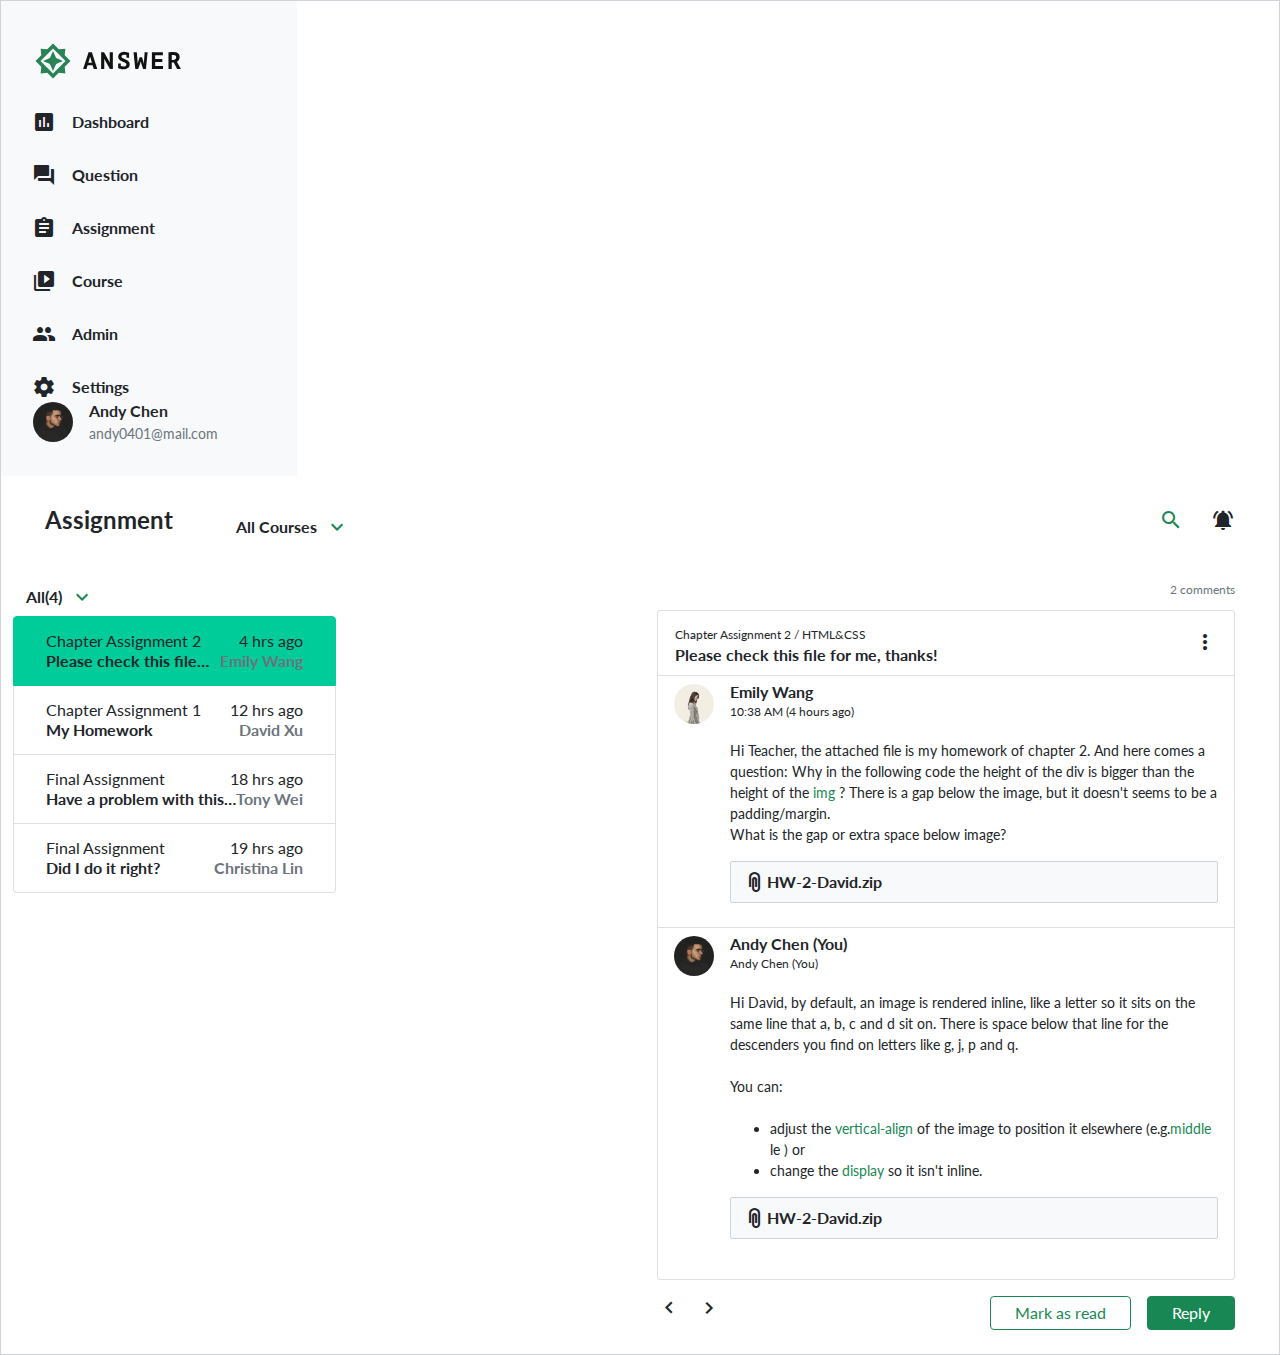
<file: index-temp.html>
<!DOCTYPE html>
<html lang="en">

<head>
  <meta charset="UTF-8">
  <meta name="viewport" content="width=device-width, initial-scale=1.0">
  <meta http-equiv="X-UA-Compatible" content="ie=edge">
  

  <title>首頁</title>
  <link rel="stylesheet" href="./assets/style/all.css">
  
</head>

<body>
<div class="wrapper row d-flex">

  <nav class="col-1 navbar d-flex flex-column align-items-start justify-content-between">
      <div>
        <h1 class="pl-5"><a href="index.html"><img src="./assets/images/logo-ANSWER.svg" alt="logo"></a></h1>
        <ul class="">
          <li><a class="fw-bold d-flex align-items-center link-dark fs-6 " href="#"><span class="material-icons">assessment</span>Dashboard</a></li>
          <li><a class="fw-bold d-flex align-items-center link-dark fs-6" href="#"><span class="material-icons">question_answer</span>Question</a></li>
          <li><a class="fw-bold d-flex align-items-center link-dark fs-6" href="#"><span class="material-icons">assignment</span>Assignment</a></li>
          <li><a class="fw-bold d-flex align-items-center link-dark fs-6" href="#"><span class="material-icons">video_library</span>Course</a></li>
          <li><a class="fw-bold d-flex align-items-center link-dark fs-6" href="admin.html"><span class="material-icons">people</span>Admin</a></li>
          <li><a class="fw-bold d-flex align-items-center link-dark fs-6" href="#"><span class="material-icons">settings</span>Settings</a></li>
        </ul>
      </div>
      
      <div class="user d-flex align-items-center">
        <div><img src="./assets/images/andychen.jpeg" alt="andy"></div>
        <ul>
          <li class="mt-0">
            <p class="fs-6 lh-base fw-bold">Andy Chen</p>
            <p class="lh-base text-secondary">andy0401@mail.com</p>
          </li>
        </ul>
      </div>
  </nav>

  
    
    <div class="content">

<header class="d-flex justify-content-between">
  <div class="title d-flex">
      <h1 class="fs-4 fw-bold">Assignment</h1>

      <div class="dropdown">
        <a class="btn d-flex align-items-center fw-bold" href="#" role="button" id="dropdownMenuLink" data-bs-toggle="dropdown" aria-expanded="false">
          All Courses 
          <span class="material-icons dropdown-toggle text-success ms-2">expand_more</span>
        </a>

        <ul class="dropdown-menu" aria-labelledby="dropdownMenuLink">
          <li><a class="dropdown-item" href="#">Courses1</a></li>
          <li><a class="dropdown-item" href="#">Courses2</a></li>
          <li><a class="dropdown-item" href="#">Courses3</a></li>
        </ul>
      </div>
  </div>

  <div class="search">
      <a href="#"><span class="material-icons text-success me-4">search</span></a>
      <a href="#"><span class="material-icons text-dark ">notifications_active</span></a>
  </div>


</header>




<div class=" d-flex justify-content-between">
  <div class="dropdown">
    <a class="btn d-flex align-items-center fw-bold" href="#" role="button" id="dropdownMenuLink" data-bs-toggle="dropdown" aria-expanded="false">
      All(4) 
      <span class="material-icons dropdown-toggle text-success ms-2">expand_more</span>
    </a>

    <!--列表群組--> <!--導覽與頁籤 navs & tabs-->
    <ul class="list-group nav flex-column" id="myTab" role="tablist">
      <li class="list-group-item active nav-item" role="presentation">
          <a class="text-dark nav-link active" id="home-tab" data-bs-toggle="tab" data-bs-target="#home" type="button" role="tab" aria-controls="home" aria-selected="true" href="#">
          <ul class="item">
            <li class="d-flex justify-content-between mb-1"> 
              <p>Chapter Assignment 2 </p> <p>4 hrs ago</p></li>
            <li class="d-flex justify-content-between">
              <p class="fw-bold fs-6">Please check this file…</p>
              <p><span class="h6 fw-bold text-secondary ">Emily Wang</span></p>
            </li>
          </ul>
        </a>
      </li>

      <li class="list-group-item nav-item" role="presentation">
        <a class="text-dark nav-link active" id="profile-tab" data-bs-toggle="tab" data-bs-target="#profile" type="button" role="tab" aria-controls="profile" aria-selected="false" href="#">
        <ul class="item">
          <li class="d-flex justify-content-between mb-1"> 
            <p>Chapter Assignment 1 </p> <p>12 hrs ago</p></li>
          <li class="d-flex justify-content-between">
            <p class="fw-bold fs-6">My Homework</p>
            <p><span class="h6 fw-bold text-secondary ">David Xu</span></p>
          </li>
        </ul>
      </a>
      </li>

      <li class="list-group-item nav-item" role="presentation">
        <a class="text-dark nav-link active" id="messages-tab" data-bs-toggle="tab" data-bs-target="#messages" type="button" role="tab" aria-controls="messages" aria-selected="false" href="#">
        <ul class="item">
          <li class="d-flex justify-content-between mb-1"> 
            <p>Final Assignment</p> <p>18 hrs ago</p></li>
          <li class="d-flex justify-content-between">
            <p class="fw-bold fs-6">Have a problem with this…</p>
            <p><span class="h6 fw-bold text-secondary ">Tony Wei</span></p>
          </li>
        </ul>
      </a>
      </li>
      <li class="list-group-item nav-item" role="presentation">
        <a class="text-dark nav-link active" href="#" id="settings-tab" data-bs-toggle="tab" data-bs-target="#settings" type="button" role="tab" aria-controls="settings" aria-selected="false">
        <ul class="item">
          <li class="d-flex justify-content-between mb-1"> 
            <p>Final Assignment</p> <p>19 hrs ago</p></li>
          <li class="d-flex justify-content-between">
            <p class="fw-bold fs-6">Did I do it right?</p>
            <p><span class="h6 fw-bold text-secondary ">Christina Lin</span></p>
          </li>
        </ul>
      </a>
      </li>
    </ul>

  </div>

  <!-- Tab panes -->
 <div class="tab-content">
  <div class="cardBlock tab-pane active" id="home" role="tabpanel" aria-labelledby="home-tab">
    
    <p class="commentNum">2 comments</p>
    
    <div class="card">
      
      <div class="card-body">
        <ul class="d-flex justify-content-between align-items-center">
          <li>  
            <p class="h5 card-title">Chapter Assignment 2 / HTML&CSS</p>
            <p class="card-text fw-bold fs-6">Please check this file for me, thanks!</p>
          </li>
          <li><a href="#"><span class="material-icons text-dark">more_vert</span></a></li>
        </ul>
        
      </div>


      <ul class="list-group list-group-flush mb-3">
        <li class="list-group-item d-flex align-items-start">

          <div class="userPhoto"><img src="./assets/images/emilywang.jpeg" alt="emilywang"></div>

          <div class="comment">
            <p class="h6 fw-bold">Emily Wang</p>
            <p class="f12L24 mb-3">10:38 AM (4 hours ago)</p>
            <p class="f14L21">Hi Teacher, the attached file is my homework of chapter 2. And here comes a question: Why in the following code the height of the div is bigger than the height of the <code class="text-success">img </code>? There is a gap below the image, but it doesn't seems to be a padding/margin. <br/>What is the gap or extra space below image?</p>
            <a class="fs-6 btn btn-ligh fw-bold d-flex mt-3 mb-3" href="#">
              <span class="material-icons iconRotat">attachment</span>
              HW-2-David.zip
            </a>
          </div>



        </li>
        
        <li class="list-group-item d-flex align-items-start">

          <div class="userPhoto"><img src="./assets/images/andychen.jpeg" alt="andychen"></div>

          <div class="comment">
            <p class="h6 fw-bold">Andy Chen (You)</p>
            <p class="f12L24 mb-3">Andy Chen (You)</p>
            <p class="f14L21">Hi David, by default, an image is rendered inline, like a letter so it sits on the same line that a, b, c and d sit on. There is space below that line for the descenders you find on letters like g, j, p and q. <br/><br/>
              
              You can: <br/><br/>
              <ul class="liBullet f14L21">
                  <li>adjust the <code class="text-success">vertical-align </code>of the image to position it elsewhere (e.g.<code class="text-success">middle</code> le  ) or</li>
                  <li>change the <code class="text-success"> display</code> so it isn't inline.</li>
              </ul>
            </p>
            <a class="fs-6 btn btn-ligh fw-bold d-flex mt-3 mb-3" href="#">
              <span class="material-icons iconRotat">attachment</span>
              HW-2-David.zip
            </a>
          </div>

          <!--div id="editor" class="editor">This is some sample content.</div-->


        </li>
      </ul>
    </div>

    <!--按鈕-->
    <div class="card-body d-flex justify-content-between mt-3 mb-4">
        
      <ul class="d-flex bottomLink">
        <li><a href="#"><span class="material-icons me-3 link-dark">
          keyboard_arrow_left
        </span></a></li>
        <li><a href="#"><span class="material-icons link-dark">
          navigate_next
        </span></a></li>
      </ul>
     
      <ul class="d-flex bottomLink">
        <li><button type="button" class="btn btn-outline-success me-3 p-1 pe-4 ps-4">Mark as read</button></li>
        <li><button type="button" class="btn btn-success p-1 pe-4 ps-4 ">Reply</button></li>
      </ul>

    </div>
  </div>



  
</div> 

</div>

</div>


    
  
</div>
 <!---->
 <script src="https://cdn.ckeditor.com/ckeditor5/35.0.1/classic/ckeditor.js"></script>
 <script src="https://cdn.jsdelivr.net/npm/@popperjs/core@2.10.1/dist/umd/popper.min.js" integrity="sha384-W8fXfP3gkOKtndU4JGtKDvXbO53Wy8SZCQHczT5FMiiqmQfUpWbYdTil/SxwZgAN" crossorigin="anonymous"></script>
 <script src="https://cdn.jsdelivr.net/npm/bootstrap@5.1.1/dist/js/bootstrap.min.js" integrity="sha384-skAcpIdS7UcVUC05LJ9Dxay8AXcDYfBJqt1CJ85S/CFujBsIzCIv+l9liuYLaMQ/" crossorigin="anonymous"></script>

 <!--script src="./assets/js/all.js"></script-->
 
 <script>

  ClassicEditor
    .create( document.querySelector( '#editor' ) )
    .then( editor => {
    console.log( editor );
  } )
    .catch( error => {
    console.error( error );
  } );

  </script>

</body>

</html>
</file>
<file: assets/style/all.css>
@charset "UTF-8";
/*boostrap css*/
/*google fonts & icon*/
@import url("https://fonts.googleapis.com/icon?family=Material+Icons");
@import url("https://fonts.googleapis.com/css2?family=Lato:wght@400;700&family=Noto+Sans+TC:wght@100;500;900&display=swap");
/*自定義的變數 用來覆蓋 bs5 前面的 !default 可以覆蓋後面的 bs default */
/* css 先看權重在看先後 SCSS 的default 第一個權重最大*/
/*boostrap css*/
/*!
 * Bootstrap v5.0.2 (https://getbootstrap.com/)
 * Copyright 2011-2021 The Bootstrap Authors
 * Copyright 2011-2021 Twitter, Inc.
 * Licensed under MIT (https://github.com/twbs/bootstrap/blob/main/LICENSE)
 */
:root {
  --bs-blue: #0d6efd;
  --bs-indigo: #6610f2;
  --bs-purple: #6f42c1;
  --bs-pink: #d63384;
  --bs-red: #dc3545;
  --bs-orange: #fd7e14;
  --bs-yellow: #ffc107;
  --bs-green: #198754;
  --bs-teal: #20c997;
  --bs-cyan: #0dcaf0;
  --bs-white: #fff;
  --bs-gray: #6c757d;
  --bs-gray-dark: #343a40;
  --bs-primary: #00cc99;
  --bs-secondary: #6c757d;
  --bs-success: #198754;
  --bs-info: #0dcaf0;
  --bs-warning: #ffc107;
  --bs-danger: #dc3545;
  --bs-light: #f8f9fa;
  --bs-dark: #212529;
  --bs-font-sans-serif: system-ui, -apple-system, "Segoe UI", Roboto, "Helvetica Neue", Arial, "Noto Sans", "Liberation Sans", sans-serif, "Apple Color Emoji", "Segoe UI Emoji", "Segoe UI Symbol", "Noto Color Emoji";
  --bs-font-monospace: SFMono-Regular, Menlo, Monaco, Consolas, "Liberation Mono", "Courier New", monospace;
  --bs-gradient: linear-gradient(180deg, rgba(255, 255, 255, 0.15), rgba(255, 255, 255, 0));
}

*,
*::before,
*::after {
  -webkit-box-sizing: border-box;
          box-sizing: border-box;
}

@media (prefers-reduced-motion: no-preference) {
  :root {
    scroll-behavior: smooth;
  }
}

body {
  margin: 0;
  font-family: var(--bs-font-sans-serif);
  font-size: 1rem;
  font-weight: 400;
  line-height: 1.5;
  color: #212529;
  background-color: #fff;
  -webkit-text-size-adjust: 100%;
  -webkit-tap-highlight-color: rgba(0, 0, 0, 0);
}

hr {
  margin: 1rem 0;
  color: inherit;
  background-color: currentColor;
  border: 0;
  opacity: 0.25;
}

hr:not([size]) {
  height: 1px;
}

h1, .h1, h2, .h2, h3, .h3, h4, .h4, h5, .h5, h6, .h6 {
  margin-top: 0;
  margin-bottom: 0.5rem;
  font-weight: 500;
  line-height: 1.2;
}

h1, .h1 {
  font-size: calc(1.375rem + 1.5vw);
}

@media (min-width: 1200px) {
  h1, .h1 {
    font-size: 2.5rem;
  }
}

h2, .h2 {
  font-size: calc(1.325rem + 0.9vw);
}

@media (min-width: 1200px) {
  h2, .h2 {
    font-size: 2rem;
  }
}

h3, .h3 {
  font-size: calc(1.3rem + 0.6vw);
}

@media (min-width: 1200px) {
  h3, .h3 {
    font-size: 1.75rem;
  }
}

h4, .h4 {
  font-size: calc(1.275rem + 0.3vw);
}

@media (min-width: 1200px) {
  h4, .h4 {
    font-size: 1.5rem;
  }
}

h5, .h5 {
  font-size: 1.25rem;
}

h6, .h6 {
  font-size: 1rem;
}

p {
  margin-top: 0;
  margin-bottom: 1rem;
}

abbr[title],
abbr[data-bs-original-title] {
  -webkit-text-decoration: underline dotted;
          text-decoration: underline dotted;
  cursor: help;
  -webkit-text-decoration-skip-ink: none;
          text-decoration-skip-ink: none;
}

address {
  margin-bottom: 1rem;
  font-style: normal;
  line-height: inherit;
}

ol,
ul {
  padding-left: 2rem;
}

ol,
ul,
dl {
  margin-top: 0;
  margin-bottom: 1rem;
}

ol ol,
ul ul,
ol ul,
ul ol {
  margin-bottom: 0;
}

dt {
  font-weight: 700;
}

dd {
  margin-bottom: .5rem;
  margin-left: 0;
}

blockquote {
  margin: 0 0 1rem;
}

b,
strong {
  font-weight: bolder;
}

small, .small {
  font-size: 0.875em;
}

mark, .mark {
  padding: 0.2em;
  background-color: #fcf8e3;
}

sub,
sup {
  position: relative;
  font-size: 0.75em;
  line-height: 0;
  vertical-align: baseline;
}

sub {
  bottom: -.25em;
}

sup {
  top: -.5em;
}

a {
  color: #00cc99;
  text-decoration: none;
}

a:hover {
  color: #00a37a;
}

a:not([href]):not([class]), a:not([href]):not([class]):hover {
  color: inherit;
  text-decoration: none;
}

pre,
code,
kbd,
samp {
  font-family: var(--bs-font-monospace);
  font-size: 1em;
  direction: ltr /* rtl:ignore */;
  unicode-bidi: bidi-override;
}

pre {
  display: block;
  margin-top: 0;
  margin-bottom: 1rem;
  overflow: auto;
  font-size: 0.875em;
}

pre code {
  font-size: inherit;
  color: inherit;
  word-break: normal;
}

code {
  font-size: 0.875em;
  color: #d63384;
  word-wrap: break-word;
}

a > code {
  color: inherit;
}

kbd {
  padding: 0.2rem 0.4rem;
  font-size: 0.875em;
  color: #fff;
  background-color: #212529;
  border-radius: 0.2rem;
}

kbd kbd {
  padding: 0;
  font-size: 1em;
  font-weight: 700;
}

figure {
  margin: 0 0 1rem;
}

img,
svg {
  vertical-align: middle;
}

table {
  caption-side: bottom;
  border-collapse: collapse;
}

caption {
  padding-top: 0.5rem;
  padding-bottom: 0.5rem;
  color: #6c757d;
  text-align: left;
}

th {
  text-align: inherit;
  text-align: -webkit-match-parent;
}

thead,
tbody,
tfoot,
tr,
td,
th {
  border-color: inherit;
  border-style: solid;
  border-width: 0;
}

label {
  display: inline-block;
}

button {
  border-radius: 0;
}

button:focus:not(:focus-visible) {
  outline: 0;
}

input,
button,
select,
optgroup,
textarea {
  margin: 0;
  font-family: inherit;
  font-size: inherit;
  line-height: inherit;
}

button,
select {
  text-transform: none;
}

[role="button"] {
  cursor: pointer;
}

select {
  word-wrap: normal;
}

select:disabled {
  opacity: 1;
}

[list]::-webkit-calendar-picker-indicator {
  display: none;
}

button,
[type="button"],
[type="reset"],
[type="submit"] {
  -webkit-appearance: button;
}

button:not(:disabled),
[type="button"]:not(:disabled),
[type="reset"]:not(:disabled),
[type="submit"]:not(:disabled) {
  cursor: pointer;
}

::-moz-focus-inner {
  padding: 0;
  border-style: none;
}

textarea {
  resize: vertical;
}

fieldset {
  min-width: 0;
  padding: 0;
  margin: 0;
  border: 0;
}

legend {
  float: left;
  width: 100%;
  padding: 0;
  margin-bottom: 0.5rem;
  font-size: calc(1.275rem + 0.3vw);
  line-height: inherit;
}

@media (min-width: 1200px) {
  legend {
    font-size: 1.5rem;
  }
}

legend + * {
  clear: left;
}

::-webkit-datetime-edit-fields-wrapper,
::-webkit-datetime-edit-text,
::-webkit-datetime-edit-minute,
::-webkit-datetime-edit-hour-field,
::-webkit-datetime-edit-day-field,
::-webkit-datetime-edit-month-field,
::-webkit-datetime-edit-year-field {
  padding: 0;
}

::-webkit-inner-spin-button {
  height: auto;
}

[type="search"] {
  outline-offset: -2px;
  -webkit-appearance: textfield;
}

/* rtl:raw:
[type="tel"],
[type="url"],
[type="email"],
[type="number"] {
  direction: ltr;
}
*/
::-webkit-search-decoration {
  -webkit-appearance: none;
}

::-webkit-color-swatch-wrapper {
  padding: 0;
}

::file-selector-button {
  font: inherit;
}

::-webkit-file-upload-button {
  font: inherit;
  -webkit-appearance: button;
}

output {
  display: inline-block;
}

iframe {
  border: 0;
}

summary {
  display: list-item;
  cursor: pointer;
}

progress {
  vertical-align: baseline;
}

[hidden] {
  display: none !important;
}

.lead {
  font-size: 1.25rem;
  font-weight: 300;
}

.display-1 {
  font-size: calc(1.625rem + 4.5vw);
  font-weight: 300;
  line-height: 1.2;
}

@media (min-width: 1200px) {
  .display-1 {
    font-size: 5rem;
  }
}

.display-2 {
  font-size: calc(1.575rem + 3.9vw);
  font-weight: 300;
  line-height: 1.2;
}

@media (min-width: 1200px) {
  .display-2 {
    font-size: 4.5rem;
  }
}

.display-3 {
  font-size: calc(1.525rem + 3.3vw);
  font-weight: 300;
  line-height: 1.2;
}

@media (min-width: 1200px) {
  .display-3 {
    font-size: 4rem;
  }
}

.display-4 {
  font-size: calc(1.475rem + 2.7vw);
  font-weight: 300;
  line-height: 1.2;
}

@media (min-width: 1200px) {
  .display-4 {
    font-size: 3.5rem;
  }
}

.display-5 {
  font-size: calc(1.425rem + 2.1vw);
  font-weight: 300;
  line-height: 1.2;
}

@media (min-width: 1200px) {
  .display-5 {
    font-size: 3rem;
  }
}

.display-6 {
  font-size: calc(1.375rem + 1.5vw);
  font-weight: 300;
  line-height: 1.2;
}

@media (min-width: 1200px) {
  .display-6 {
    font-size: 2.5rem;
  }
}

.list-unstyled {
  padding-left: 0;
  list-style: none;
}

.list-inline {
  padding-left: 0;
  list-style: none;
}

.list-inline-item {
  display: inline-block;
}

.list-inline-item:not(:last-child) {
  margin-right: 0.5rem;
}

.initialism {
  font-size: 0.875em;
  text-transform: uppercase;
}

.blockquote {
  margin-bottom: 1rem;
  font-size: 1.25rem;
}

.blockquote > :last-child {
  margin-bottom: 0;
}

.blockquote-footer {
  margin-top: -1rem;
  margin-bottom: 1rem;
  font-size: 0.875em;
  color: #6c757d;
}

.blockquote-footer::before {
  content: "\2014\00A0";
}

.img-fluid {
  max-width: 100%;
  height: auto;
}

.img-thumbnail {
  padding: 0.25rem;
  background-color: #fff;
  border: 1px solid #dee2e6;
  border-radius: 0.25rem;
  max-width: 100%;
  height: auto;
}

.figure {
  display: inline-block;
}

.figure-img {
  margin-bottom: 0.5rem;
  line-height: 1;
}

.figure-caption {
  font-size: 0.875em;
  color: #6c757d;
}

.container,
.container-fluid,
.container-sm,
.container-md,
.container-lg,
.container-xl,
.container-xxl {
  width: 100%;
  padding-right: var(--bs-gutter-x, 0.75rem);
  padding-left: var(--bs-gutter-x, 0.75rem);
  margin-right: auto;
  margin-left: auto;
}

@media (min-width: 576px) {
  .container, .container-sm {
    max-width: 540px;
  }
}

@media (min-width: 768px) {
  .container, .container-sm, .container-md {
    max-width: 720px;
  }
}

@media (min-width: 992px) {
  .container, .container-sm, .container-md, .container-lg {
    max-width: 960px;
  }
}

@media (min-width: 1200px) {
  .container, .container-sm, .container-md, .container-lg, .container-xl {
    max-width: 1140px;
  }
}

@media (min-width: 1400px) {
  .container, .container-sm, .container-md, .container-lg, .container-xl, .container-xxl {
    max-width: 1320px;
  }
}

.row {
  --bs-gutter-x: 1.5rem;
  --bs-gutter-y: 0;
  display: -webkit-box;
  display: -ms-flexbox;
  display: flex;
  -ms-flex-wrap: wrap;
      flex-wrap: wrap;
  margin-top: calc(var(--bs-gutter-y) * -1);
  margin-right: calc(var(--bs-gutter-x) * -.5);
  margin-left: calc(var(--bs-gutter-x) * -.5);
}

.row > * {
  -ms-flex-negative: 0;
      flex-shrink: 0;
  width: 100%;
  max-width: 100%;
  padding-right: calc(var(--bs-gutter-x) * .5);
  padding-left: calc(var(--bs-gutter-x) * .5);
  margin-top: var(--bs-gutter-y);
}

.col {
  -webkit-box-flex: 1;
      -ms-flex: 1 0 0%;
          flex: 1 0 0%;
}

.row-cols-auto > * {
  -webkit-box-flex: 0;
      -ms-flex: 0 0 auto;
          flex: 0 0 auto;
  width: auto;
}

.row-cols-1 > * {
  -webkit-box-flex: 0;
      -ms-flex: 0 0 auto;
          flex: 0 0 auto;
  width: 100%;
}

.row-cols-2 > * {
  -webkit-box-flex: 0;
      -ms-flex: 0 0 auto;
          flex: 0 0 auto;
  width: 50%;
}

.row-cols-3 > * {
  -webkit-box-flex: 0;
      -ms-flex: 0 0 auto;
          flex: 0 0 auto;
  width: 33.33333%;
}

.row-cols-4 > * {
  -webkit-box-flex: 0;
      -ms-flex: 0 0 auto;
          flex: 0 0 auto;
  width: 25%;
}

.row-cols-5 > * {
  -webkit-box-flex: 0;
      -ms-flex: 0 0 auto;
          flex: 0 0 auto;
  width: 20%;
}

.row-cols-6 > * {
  -webkit-box-flex: 0;
      -ms-flex: 0 0 auto;
          flex: 0 0 auto;
  width: 16.66667%;
}

@media (min-width: 576px) {
  .col-sm {
    -webkit-box-flex: 1;
        -ms-flex: 1 0 0%;
            flex: 1 0 0%;
  }
  .row-cols-sm-auto > * {
    -webkit-box-flex: 0;
        -ms-flex: 0 0 auto;
            flex: 0 0 auto;
    width: auto;
  }
  .row-cols-sm-1 > * {
    -webkit-box-flex: 0;
        -ms-flex: 0 0 auto;
            flex: 0 0 auto;
    width: 100%;
  }
  .row-cols-sm-2 > * {
    -webkit-box-flex: 0;
        -ms-flex: 0 0 auto;
            flex: 0 0 auto;
    width: 50%;
  }
  .row-cols-sm-3 > * {
    -webkit-box-flex: 0;
        -ms-flex: 0 0 auto;
            flex: 0 0 auto;
    width: 33.33333%;
  }
  .row-cols-sm-4 > * {
    -webkit-box-flex: 0;
        -ms-flex: 0 0 auto;
            flex: 0 0 auto;
    width: 25%;
  }
  .row-cols-sm-5 > * {
    -webkit-box-flex: 0;
        -ms-flex: 0 0 auto;
            flex: 0 0 auto;
    width: 20%;
  }
  .row-cols-sm-6 > * {
    -webkit-box-flex: 0;
        -ms-flex: 0 0 auto;
            flex: 0 0 auto;
    width: 16.66667%;
  }
}

@media (min-width: 768px) {
  .col-md {
    -webkit-box-flex: 1;
        -ms-flex: 1 0 0%;
            flex: 1 0 0%;
  }
  .row-cols-md-auto > * {
    -webkit-box-flex: 0;
        -ms-flex: 0 0 auto;
            flex: 0 0 auto;
    width: auto;
  }
  .row-cols-md-1 > * {
    -webkit-box-flex: 0;
        -ms-flex: 0 0 auto;
            flex: 0 0 auto;
    width: 100%;
  }
  .row-cols-md-2 > * {
    -webkit-box-flex: 0;
        -ms-flex: 0 0 auto;
            flex: 0 0 auto;
    width: 50%;
  }
  .row-cols-md-3 > * {
    -webkit-box-flex: 0;
        -ms-flex: 0 0 auto;
            flex: 0 0 auto;
    width: 33.33333%;
  }
  .row-cols-md-4 > * {
    -webkit-box-flex: 0;
        -ms-flex: 0 0 auto;
            flex: 0 0 auto;
    width: 25%;
  }
  .row-cols-md-5 > * {
    -webkit-box-flex: 0;
        -ms-flex: 0 0 auto;
            flex: 0 0 auto;
    width: 20%;
  }
  .row-cols-md-6 > * {
    -webkit-box-flex: 0;
        -ms-flex: 0 0 auto;
            flex: 0 0 auto;
    width: 16.66667%;
  }
}

@media (min-width: 992px) {
  .col-lg {
    -webkit-box-flex: 1;
        -ms-flex: 1 0 0%;
            flex: 1 0 0%;
  }
  .row-cols-lg-auto > * {
    -webkit-box-flex: 0;
        -ms-flex: 0 0 auto;
            flex: 0 0 auto;
    width: auto;
  }
  .row-cols-lg-1 > * {
    -webkit-box-flex: 0;
        -ms-flex: 0 0 auto;
            flex: 0 0 auto;
    width: 100%;
  }
  .row-cols-lg-2 > * {
    -webkit-box-flex: 0;
        -ms-flex: 0 0 auto;
            flex: 0 0 auto;
    width: 50%;
  }
  .row-cols-lg-3 > * {
    -webkit-box-flex: 0;
        -ms-flex: 0 0 auto;
            flex: 0 0 auto;
    width: 33.33333%;
  }
  .row-cols-lg-4 > * {
    -webkit-box-flex: 0;
        -ms-flex: 0 0 auto;
            flex: 0 0 auto;
    width: 25%;
  }
  .row-cols-lg-5 > * {
    -webkit-box-flex: 0;
        -ms-flex: 0 0 auto;
            flex: 0 0 auto;
    width: 20%;
  }
  .row-cols-lg-6 > * {
    -webkit-box-flex: 0;
        -ms-flex: 0 0 auto;
            flex: 0 0 auto;
    width: 16.66667%;
  }
}

@media (min-width: 1200px) {
  .col-xl {
    -webkit-box-flex: 1;
        -ms-flex: 1 0 0%;
            flex: 1 0 0%;
  }
  .row-cols-xl-auto > * {
    -webkit-box-flex: 0;
        -ms-flex: 0 0 auto;
            flex: 0 0 auto;
    width: auto;
  }
  .row-cols-xl-1 > * {
    -webkit-box-flex: 0;
        -ms-flex: 0 0 auto;
            flex: 0 0 auto;
    width: 100%;
  }
  .row-cols-xl-2 > * {
    -webkit-box-flex: 0;
        -ms-flex: 0 0 auto;
            flex: 0 0 auto;
    width: 50%;
  }
  .row-cols-xl-3 > * {
    -webkit-box-flex: 0;
        -ms-flex: 0 0 auto;
            flex: 0 0 auto;
    width: 33.33333%;
  }
  .row-cols-xl-4 > * {
    -webkit-box-flex: 0;
        -ms-flex: 0 0 auto;
            flex: 0 0 auto;
    width: 25%;
  }
  .row-cols-xl-5 > * {
    -webkit-box-flex: 0;
        -ms-flex: 0 0 auto;
            flex: 0 0 auto;
    width: 20%;
  }
  .row-cols-xl-6 > * {
    -webkit-box-flex: 0;
        -ms-flex: 0 0 auto;
            flex: 0 0 auto;
    width: 16.66667%;
  }
}

@media (min-width: 1400px) {
  .col-xxl {
    -webkit-box-flex: 1;
        -ms-flex: 1 0 0%;
            flex: 1 0 0%;
  }
  .row-cols-xxl-auto > * {
    -webkit-box-flex: 0;
        -ms-flex: 0 0 auto;
            flex: 0 0 auto;
    width: auto;
  }
  .row-cols-xxl-1 > * {
    -webkit-box-flex: 0;
        -ms-flex: 0 0 auto;
            flex: 0 0 auto;
    width: 100%;
  }
  .row-cols-xxl-2 > * {
    -webkit-box-flex: 0;
        -ms-flex: 0 0 auto;
            flex: 0 0 auto;
    width: 50%;
  }
  .row-cols-xxl-3 > * {
    -webkit-box-flex: 0;
        -ms-flex: 0 0 auto;
            flex: 0 0 auto;
    width: 33.33333%;
  }
  .row-cols-xxl-4 > * {
    -webkit-box-flex: 0;
        -ms-flex: 0 0 auto;
            flex: 0 0 auto;
    width: 25%;
  }
  .row-cols-xxl-5 > * {
    -webkit-box-flex: 0;
        -ms-flex: 0 0 auto;
            flex: 0 0 auto;
    width: 20%;
  }
  .row-cols-xxl-6 > * {
    -webkit-box-flex: 0;
        -ms-flex: 0 0 auto;
            flex: 0 0 auto;
    width: 16.66667%;
  }
}

.col-auto {
  -webkit-box-flex: 0;
      -ms-flex: 0 0 auto;
          flex: 0 0 auto;
  width: auto;
}

.col-1 {
  -webkit-box-flex: 0;
      -ms-flex: 0 0 auto;
          flex: 0 0 auto;
  width: 8.33333%;
}

.col-2 {
  -webkit-box-flex: 0;
      -ms-flex: 0 0 auto;
          flex: 0 0 auto;
  width: 16.66667%;
}

.col-3 {
  -webkit-box-flex: 0;
      -ms-flex: 0 0 auto;
          flex: 0 0 auto;
  width: 25%;
}

.col-4 {
  -webkit-box-flex: 0;
      -ms-flex: 0 0 auto;
          flex: 0 0 auto;
  width: 33.33333%;
}

.col-5 {
  -webkit-box-flex: 0;
      -ms-flex: 0 0 auto;
          flex: 0 0 auto;
  width: 41.66667%;
}

.col-6 {
  -webkit-box-flex: 0;
      -ms-flex: 0 0 auto;
          flex: 0 0 auto;
  width: 50%;
}

.col-7 {
  -webkit-box-flex: 0;
      -ms-flex: 0 0 auto;
          flex: 0 0 auto;
  width: 58.33333%;
}

.col-8 {
  -webkit-box-flex: 0;
      -ms-flex: 0 0 auto;
          flex: 0 0 auto;
  width: 66.66667%;
}

.col-9 {
  -webkit-box-flex: 0;
      -ms-flex: 0 0 auto;
          flex: 0 0 auto;
  width: 75%;
}

.col-10 {
  -webkit-box-flex: 0;
      -ms-flex: 0 0 auto;
          flex: 0 0 auto;
  width: 83.33333%;
}

.col-11 {
  -webkit-box-flex: 0;
      -ms-flex: 0 0 auto;
          flex: 0 0 auto;
  width: 91.66667%;
}

.col-12 {
  -webkit-box-flex: 0;
      -ms-flex: 0 0 auto;
          flex: 0 0 auto;
  width: 100%;
}

.offset-1 {
  margin-left: 8.33333%;
}

.offset-2 {
  margin-left: 16.66667%;
}

.offset-3 {
  margin-left: 25%;
}

.offset-4 {
  margin-left: 33.33333%;
}

.offset-5 {
  margin-left: 41.66667%;
}

.offset-6 {
  margin-left: 50%;
}

.offset-7 {
  margin-left: 58.33333%;
}

.offset-8 {
  margin-left: 66.66667%;
}

.offset-9 {
  margin-left: 75%;
}

.offset-10 {
  margin-left: 83.33333%;
}

.offset-11 {
  margin-left: 91.66667%;
}

.g-0,
.gx-0 {
  --bs-gutter-x: 0;
}

.g-0,
.gy-0 {
  --bs-gutter-y: 0;
}

.g-1,
.gx-1 {
  --bs-gutter-x: 0.25rem;
}

.g-1,
.gy-1 {
  --bs-gutter-y: 0.25rem;
}

.g-2,
.gx-2 {
  --bs-gutter-x: 0.5rem;
}

.g-2,
.gy-2 {
  --bs-gutter-y: 0.5rem;
}

.g-3,
.gx-3 {
  --bs-gutter-x: 1rem;
}

.g-3,
.gy-3 {
  --bs-gutter-y: 1rem;
}

.g-4,
.gx-4 {
  --bs-gutter-x: 1.5rem;
}

.g-4,
.gy-4 {
  --bs-gutter-y: 1.5rem;
}

.g-5,
.gx-5 {
  --bs-gutter-x: 3rem;
}

.g-5,
.gy-5 {
  --bs-gutter-y: 3rem;
}

@media (min-width: 576px) {
  .col-sm-auto {
    -webkit-box-flex: 0;
        -ms-flex: 0 0 auto;
            flex: 0 0 auto;
    width: auto;
  }
  .col-sm-1 {
    -webkit-box-flex: 0;
        -ms-flex: 0 0 auto;
            flex: 0 0 auto;
    width: 8.33333%;
  }
  .col-sm-2 {
    -webkit-box-flex: 0;
        -ms-flex: 0 0 auto;
            flex: 0 0 auto;
    width: 16.66667%;
  }
  .col-sm-3 {
    -webkit-box-flex: 0;
        -ms-flex: 0 0 auto;
            flex: 0 0 auto;
    width: 25%;
  }
  .col-sm-4 {
    -webkit-box-flex: 0;
        -ms-flex: 0 0 auto;
            flex: 0 0 auto;
    width: 33.33333%;
  }
  .col-sm-5 {
    -webkit-box-flex: 0;
        -ms-flex: 0 0 auto;
            flex: 0 0 auto;
    width: 41.66667%;
  }
  .col-sm-6 {
    -webkit-box-flex: 0;
        -ms-flex: 0 0 auto;
            flex: 0 0 auto;
    width: 50%;
  }
  .col-sm-7 {
    -webkit-box-flex: 0;
        -ms-flex: 0 0 auto;
            flex: 0 0 auto;
    width: 58.33333%;
  }
  .col-sm-8 {
    -webkit-box-flex: 0;
        -ms-flex: 0 0 auto;
            flex: 0 0 auto;
    width: 66.66667%;
  }
  .col-sm-9 {
    -webkit-box-flex: 0;
        -ms-flex: 0 0 auto;
            flex: 0 0 auto;
    width: 75%;
  }
  .col-sm-10 {
    -webkit-box-flex: 0;
        -ms-flex: 0 0 auto;
            flex: 0 0 auto;
    width: 83.33333%;
  }
  .col-sm-11 {
    -webkit-box-flex: 0;
        -ms-flex: 0 0 auto;
            flex: 0 0 auto;
    width: 91.66667%;
  }
  .col-sm-12 {
    -webkit-box-flex: 0;
        -ms-flex: 0 0 auto;
            flex: 0 0 auto;
    width: 100%;
  }
  .offset-sm-0 {
    margin-left: 0;
  }
  .offset-sm-1 {
    margin-left: 8.33333%;
  }
  .offset-sm-2 {
    margin-left: 16.66667%;
  }
  .offset-sm-3 {
    margin-left: 25%;
  }
  .offset-sm-4 {
    margin-left: 33.33333%;
  }
  .offset-sm-5 {
    margin-left: 41.66667%;
  }
  .offset-sm-6 {
    margin-left: 50%;
  }
  .offset-sm-7 {
    margin-left: 58.33333%;
  }
  .offset-sm-8 {
    margin-left: 66.66667%;
  }
  .offset-sm-9 {
    margin-left: 75%;
  }
  .offset-sm-10 {
    margin-left: 83.33333%;
  }
  .offset-sm-11 {
    margin-left: 91.66667%;
  }
  .g-sm-0,
  .gx-sm-0 {
    --bs-gutter-x: 0;
  }
  .g-sm-0,
  .gy-sm-0 {
    --bs-gutter-y: 0;
  }
  .g-sm-1,
  .gx-sm-1 {
    --bs-gutter-x: 0.25rem;
  }
  .g-sm-1,
  .gy-sm-1 {
    --bs-gutter-y: 0.25rem;
  }
  .g-sm-2,
  .gx-sm-2 {
    --bs-gutter-x: 0.5rem;
  }
  .g-sm-2,
  .gy-sm-2 {
    --bs-gutter-y: 0.5rem;
  }
  .g-sm-3,
  .gx-sm-3 {
    --bs-gutter-x: 1rem;
  }
  .g-sm-3,
  .gy-sm-3 {
    --bs-gutter-y: 1rem;
  }
  .g-sm-4,
  .gx-sm-4 {
    --bs-gutter-x: 1.5rem;
  }
  .g-sm-4,
  .gy-sm-4 {
    --bs-gutter-y: 1.5rem;
  }
  .g-sm-5,
  .gx-sm-5 {
    --bs-gutter-x: 3rem;
  }
  .g-sm-5,
  .gy-sm-5 {
    --bs-gutter-y: 3rem;
  }
}

@media (min-width: 768px) {
  .col-md-auto {
    -webkit-box-flex: 0;
        -ms-flex: 0 0 auto;
            flex: 0 0 auto;
    width: auto;
  }
  .col-md-1 {
    -webkit-box-flex: 0;
        -ms-flex: 0 0 auto;
            flex: 0 0 auto;
    width: 8.33333%;
  }
  .col-md-2 {
    -webkit-box-flex: 0;
        -ms-flex: 0 0 auto;
            flex: 0 0 auto;
    width: 16.66667%;
  }
  .col-md-3 {
    -webkit-box-flex: 0;
        -ms-flex: 0 0 auto;
            flex: 0 0 auto;
    width: 25%;
  }
  .col-md-4 {
    -webkit-box-flex: 0;
        -ms-flex: 0 0 auto;
            flex: 0 0 auto;
    width: 33.33333%;
  }
  .col-md-5 {
    -webkit-box-flex: 0;
        -ms-flex: 0 0 auto;
            flex: 0 0 auto;
    width: 41.66667%;
  }
  .col-md-6 {
    -webkit-box-flex: 0;
        -ms-flex: 0 0 auto;
            flex: 0 0 auto;
    width: 50%;
  }
  .col-md-7 {
    -webkit-box-flex: 0;
        -ms-flex: 0 0 auto;
            flex: 0 0 auto;
    width: 58.33333%;
  }
  .col-md-8 {
    -webkit-box-flex: 0;
        -ms-flex: 0 0 auto;
            flex: 0 0 auto;
    width: 66.66667%;
  }
  .col-md-9 {
    -webkit-box-flex: 0;
        -ms-flex: 0 0 auto;
            flex: 0 0 auto;
    width: 75%;
  }
  .col-md-10 {
    -webkit-box-flex: 0;
        -ms-flex: 0 0 auto;
            flex: 0 0 auto;
    width: 83.33333%;
  }
  .col-md-11 {
    -webkit-box-flex: 0;
        -ms-flex: 0 0 auto;
            flex: 0 0 auto;
    width: 91.66667%;
  }
  .col-md-12 {
    -webkit-box-flex: 0;
        -ms-flex: 0 0 auto;
            flex: 0 0 auto;
    width: 100%;
  }
  .offset-md-0 {
    margin-left: 0;
  }
  .offset-md-1 {
    margin-left: 8.33333%;
  }
  .offset-md-2 {
    margin-left: 16.66667%;
  }
  .offset-md-3 {
    margin-left: 25%;
  }
  .offset-md-4 {
    margin-left: 33.33333%;
  }
  .offset-md-5 {
    margin-left: 41.66667%;
  }
  .offset-md-6 {
    margin-left: 50%;
  }
  .offset-md-7 {
    margin-left: 58.33333%;
  }
  .offset-md-8 {
    margin-left: 66.66667%;
  }
  .offset-md-9 {
    margin-left: 75%;
  }
  .offset-md-10 {
    margin-left: 83.33333%;
  }
  .offset-md-11 {
    margin-left: 91.66667%;
  }
  .g-md-0,
  .gx-md-0 {
    --bs-gutter-x: 0;
  }
  .g-md-0,
  .gy-md-0 {
    --bs-gutter-y: 0;
  }
  .g-md-1,
  .gx-md-1 {
    --bs-gutter-x: 0.25rem;
  }
  .g-md-1,
  .gy-md-1 {
    --bs-gutter-y: 0.25rem;
  }
  .g-md-2,
  .gx-md-2 {
    --bs-gutter-x: 0.5rem;
  }
  .g-md-2,
  .gy-md-2 {
    --bs-gutter-y: 0.5rem;
  }
  .g-md-3,
  .gx-md-3 {
    --bs-gutter-x: 1rem;
  }
  .g-md-3,
  .gy-md-3 {
    --bs-gutter-y: 1rem;
  }
  .g-md-4,
  .gx-md-4 {
    --bs-gutter-x: 1.5rem;
  }
  .g-md-4,
  .gy-md-4 {
    --bs-gutter-y: 1.5rem;
  }
  .g-md-5,
  .gx-md-5 {
    --bs-gutter-x: 3rem;
  }
  .g-md-5,
  .gy-md-5 {
    --bs-gutter-y: 3rem;
  }
}

@media (min-width: 992px) {
  .col-lg-auto {
    -webkit-box-flex: 0;
        -ms-flex: 0 0 auto;
            flex: 0 0 auto;
    width: auto;
  }
  .col-lg-1 {
    -webkit-box-flex: 0;
        -ms-flex: 0 0 auto;
            flex: 0 0 auto;
    width: 8.33333%;
  }
  .col-lg-2 {
    -webkit-box-flex: 0;
        -ms-flex: 0 0 auto;
            flex: 0 0 auto;
    width: 16.66667%;
  }
  .col-lg-3 {
    -webkit-box-flex: 0;
        -ms-flex: 0 0 auto;
            flex: 0 0 auto;
    width: 25%;
  }
  .col-lg-4 {
    -webkit-box-flex: 0;
        -ms-flex: 0 0 auto;
            flex: 0 0 auto;
    width: 33.33333%;
  }
  .col-lg-5 {
    -webkit-box-flex: 0;
        -ms-flex: 0 0 auto;
            flex: 0 0 auto;
    width: 41.66667%;
  }
  .col-lg-6 {
    -webkit-box-flex: 0;
        -ms-flex: 0 0 auto;
            flex: 0 0 auto;
    width: 50%;
  }
  .col-lg-7 {
    -webkit-box-flex: 0;
        -ms-flex: 0 0 auto;
            flex: 0 0 auto;
    width: 58.33333%;
  }
  .col-lg-8 {
    -webkit-box-flex: 0;
        -ms-flex: 0 0 auto;
            flex: 0 0 auto;
    width: 66.66667%;
  }
  .col-lg-9 {
    -webkit-box-flex: 0;
        -ms-flex: 0 0 auto;
            flex: 0 0 auto;
    width: 75%;
  }
  .col-lg-10 {
    -webkit-box-flex: 0;
        -ms-flex: 0 0 auto;
            flex: 0 0 auto;
    width: 83.33333%;
  }
  .col-lg-11 {
    -webkit-box-flex: 0;
        -ms-flex: 0 0 auto;
            flex: 0 0 auto;
    width: 91.66667%;
  }
  .col-lg-12 {
    -webkit-box-flex: 0;
        -ms-flex: 0 0 auto;
            flex: 0 0 auto;
    width: 100%;
  }
  .offset-lg-0 {
    margin-left: 0;
  }
  .offset-lg-1 {
    margin-left: 8.33333%;
  }
  .offset-lg-2 {
    margin-left: 16.66667%;
  }
  .offset-lg-3 {
    margin-left: 25%;
  }
  .offset-lg-4 {
    margin-left: 33.33333%;
  }
  .offset-lg-5 {
    margin-left: 41.66667%;
  }
  .offset-lg-6 {
    margin-left: 50%;
  }
  .offset-lg-7 {
    margin-left: 58.33333%;
  }
  .offset-lg-8 {
    margin-left: 66.66667%;
  }
  .offset-lg-9 {
    margin-left: 75%;
  }
  .offset-lg-10 {
    margin-left: 83.33333%;
  }
  .offset-lg-11 {
    margin-left: 91.66667%;
  }
  .g-lg-0,
  .gx-lg-0 {
    --bs-gutter-x: 0;
  }
  .g-lg-0,
  .gy-lg-0 {
    --bs-gutter-y: 0;
  }
  .g-lg-1,
  .gx-lg-1 {
    --bs-gutter-x: 0.25rem;
  }
  .g-lg-1,
  .gy-lg-1 {
    --bs-gutter-y: 0.25rem;
  }
  .g-lg-2,
  .gx-lg-2 {
    --bs-gutter-x: 0.5rem;
  }
  .g-lg-2,
  .gy-lg-2 {
    --bs-gutter-y: 0.5rem;
  }
  .g-lg-3,
  .gx-lg-3 {
    --bs-gutter-x: 1rem;
  }
  .g-lg-3,
  .gy-lg-3 {
    --bs-gutter-y: 1rem;
  }
  .g-lg-4,
  .gx-lg-4 {
    --bs-gutter-x: 1.5rem;
  }
  .g-lg-4,
  .gy-lg-4 {
    --bs-gutter-y: 1.5rem;
  }
  .g-lg-5,
  .gx-lg-5 {
    --bs-gutter-x: 3rem;
  }
  .g-lg-5,
  .gy-lg-5 {
    --bs-gutter-y: 3rem;
  }
}

@media (min-width: 1200px) {
  .col-xl-auto {
    -webkit-box-flex: 0;
        -ms-flex: 0 0 auto;
            flex: 0 0 auto;
    width: auto;
  }
  .col-xl-1 {
    -webkit-box-flex: 0;
        -ms-flex: 0 0 auto;
            flex: 0 0 auto;
    width: 8.33333%;
  }
  .col-xl-2 {
    -webkit-box-flex: 0;
        -ms-flex: 0 0 auto;
            flex: 0 0 auto;
    width: 16.66667%;
  }
  .col-xl-3 {
    -webkit-box-flex: 0;
        -ms-flex: 0 0 auto;
            flex: 0 0 auto;
    width: 25%;
  }
  .col-xl-4 {
    -webkit-box-flex: 0;
        -ms-flex: 0 0 auto;
            flex: 0 0 auto;
    width: 33.33333%;
  }
  .col-xl-5 {
    -webkit-box-flex: 0;
        -ms-flex: 0 0 auto;
            flex: 0 0 auto;
    width: 41.66667%;
  }
  .col-xl-6 {
    -webkit-box-flex: 0;
        -ms-flex: 0 0 auto;
            flex: 0 0 auto;
    width: 50%;
  }
  .col-xl-7 {
    -webkit-box-flex: 0;
        -ms-flex: 0 0 auto;
            flex: 0 0 auto;
    width: 58.33333%;
  }
  .col-xl-8 {
    -webkit-box-flex: 0;
        -ms-flex: 0 0 auto;
            flex: 0 0 auto;
    width: 66.66667%;
  }
  .col-xl-9 {
    -webkit-box-flex: 0;
        -ms-flex: 0 0 auto;
            flex: 0 0 auto;
    width: 75%;
  }
  .col-xl-10 {
    -webkit-box-flex: 0;
        -ms-flex: 0 0 auto;
            flex: 0 0 auto;
    width: 83.33333%;
  }
  .col-xl-11 {
    -webkit-box-flex: 0;
        -ms-flex: 0 0 auto;
            flex: 0 0 auto;
    width: 91.66667%;
  }
  .col-xl-12 {
    -webkit-box-flex: 0;
        -ms-flex: 0 0 auto;
            flex: 0 0 auto;
    width: 100%;
  }
  .offset-xl-0 {
    margin-left: 0;
  }
  .offset-xl-1 {
    margin-left: 8.33333%;
  }
  .offset-xl-2 {
    margin-left: 16.66667%;
  }
  .offset-xl-3 {
    margin-left: 25%;
  }
  .offset-xl-4 {
    margin-left: 33.33333%;
  }
  .offset-xl-5 {
    margin-left: 41.66667%;
  }
  .offset-xl-6 {
    margin-left: 50%;
  }
  .offset-xl-7 {
    margin-left: 58.33333%;
  }
  .offset-xl-8 {
    margin-left: 66.66667%;
  }
  .offset-xl-9 {
    margin-left: 75%;
  }
  .offset-xl-10 {
    margin-left: 83.33333%;
  }
  .offset-xl-11 {
    margin-left: 91.66667%;
  }
  .g-xl-0,
  .gx-xl-0 {
    --bs-gutter-x: 0;
  }
  .g-xl-0,
  .gy-xl-0 {
    --bs-gutter-y: 0;
  }
  .g-xl-1,
  .gx-xl-1 {
    --bs-gutter-x: 0.25rem;
  }
  .g-xl-1,
  .gy-xl-1 {
    --bs-gutter-y: 0.25rem;
  }
  .g-xl-2,
  .gx-xl-2 {
    --bs-gutter-x: 0.5rem;
  }
  .g-xl-2,
  .gy-xl-2 {
    --bs-gutter-y: 0.5rem;
  }
  .g-xl-3,
  .gx-xl-3 {
    --bs-gutter-x: 1rem;
  }
  .g-xl-3,
  .gy-xl-3 {
    --bs-gutter-y: 1rem;
  }
  .g-xl-4,
  .gx-xl-4 {
    --bs-gutter-x: 1.5rem;
  }
  .g-xl-4,
  .gy-xl-4 {
    --bs-gutter-y: 1.5rem;
  }
  .g-xl-5,
  .gx-xl-5 {
    --bs-gutter-x: 3rem;
  }
  .g-xl-5,
  .gy-xl-5 {
    --bs-gutter-y: 3rem;
  }
}

@media (min-width: 1400px) {
  .col-xxl-auto {
    -webkit-box-flex: 0;
        -ms-flex: 0 0 auto;
            flex: 0 0 auto;
    width: auto;
  }
  .col-xxl-1 {
    -webkit-box-flex: 0;
        -ms-flex: 0 0 auto;
            flex: 0 0 auto;
    width: 8.33333%;
  }
  .col-xxl-2 {
    -webkit-box-flex: 0;
        -ms-flex: 0 0 auto;
            flex: 0 0 auto;
    width: 16.66667%;
  }
  .col-xxl-3 {
    -webkit-box-flex: 0;
        -ms-flex: 0 0 auto;
            flex: 0 0 auto;
    width: 25%;
  }
  .col-xxl-4 {
    -webkit-box-flex: 0;
        -ms-flex: 0 0 auto;
            flex: 0 0 auto;
    width: 33.33333%;
  }
  .col-xxl-5 {
    -webkit-box-flex: 0;
        -ms-flex: 0 0 auto;
            flex: 0 0 auto;
    width: 41.66667%;
  }
  .col-xxl-6 {
    -webkit-box-flex: 0;
        -ms-flex: 0 0 auto;
            flex: 0 0 auto;
    width: 50%;
  }
  .col-xxl-7 {
    -webkit-box-flex: 0;
        -ms-flex: 0 0 auto;
            flex: 0 0 auto;
    width: 58.33333%;
  }
  .col-xxl-8 {
    -webkit-box-flex: 0;
        -ms-flex: 0 0 auto;
            flex: 0 0 auto;
    width: 66.66667%;
  }
  .col-xxl-9 {
    -webkit-box-flex: 0;
        -ms-flex: 0 0 auto;
            flex: 0 0 auto;
    width: 75%;
  }
  .col-xxl-10 {
    -webkit-box-flex: 0;
        -ms-flex: 0 0 auto;
            flex: 0 0 auto;
    width: 83.33333%;
  }
  .col-xxl-11 {
    -webkit-box-flex: 0;
        -ms-flex: 0 0 auto;
            flex: 0 0 auto;
    width: 91.66667%;
  }
  .col-xxl-12 {
    -webkit-box-flex: 0;
        -ms-flex: 0 0 auto;
            flex: 0 0 auto;
    width: 100%;
  }
  .offset-xxl-0 {
    margin-left: 0;
  }
  .offset-xxl-1 {
    margin-left: 8.33333%;
  }
  .offset-xxl-2 {
    margin-left: 16.66667%;
  }
  .offset-xxl-3 {
    margin-left: 25%;
  }
  .offset-xxl-4 {
    margin-left: 33.33333%;
  }
  .offset-xxl-5 {
    margin-left: 41.66667%;
  }
  .offset-xxl-6 {
    margin-left: 50%;
  }
  .offset-xxl-7 {
    margin-left: 58.33333%;
  }
  .offset-xxl-8 {
    margin-left: 66.66667%;
  }
  .offset-xxl-9 {
    margin-left: 75%;
  }
  .offset-xxl-10 {
    margin-left: 83.33333%;
  }
  .offset-xxl-11 {
    margin-left: 91.66667%;
  }
  .g-xxl-0,
  .gx-xxl-0 {
    --bs-gutter-x: 0;
  }
  .g-xxl-0,
  .gy-xxl-0 {
    --bs-gutter-y: 0;
  }
  .g-xxl-1,
  .gx-xxl-1 {
    --bs-gutter-x: 0.25rem;
  }
  .g-xxl-1,
  .gy-xxl-1 {
    --bs-gutter-y: 0.25rem;
  }
  .g-xxl-2,
  .gx-xxl-2 {
    --bs-gutter-x: 0.5rem;
  }
  .g-xxl-2,
  .gy-xxl-2 {
    --bs-gutter-y: 0.5rem;
  }
  .g-xxl-3,
  .gx-xxl-3 {
    --bs-gutter-x: 1rem;
  }
  .g-xxl-3,
  .gy-xxl-3 {
    --bs-gutter-y: 1rem;
  }
  .g-xxl-4,
  .gx-xxl-4 {
    --bs-gutter-x: 1.5rem;
  }
  .g-xxl-4,
  .gy-xxl-4 {
    --bs-gutter-y: 1.5rem;
  }
  .g-xxl-5,
  .gx-xxl-5 {
    --bs-gutter-x: 3rem;
  }
  .g-xxl-5,
  .gy-xxl-5 {
    --bs-gutter-y: 3rem;
  }
}

.table {
  --bs-table-bg: transparent;
  --bs-table-accent-bg: transparent;
  --bs-table-striped-color: #212529;
  --bs-table-striped-bg: rgba(0, 0, 0, 0.05);
  --bs-table-active-color: #212529;
  --bs-table-active-bg: rgba(0, 0, 0, 0.1);
  --bs-table-hover-color: #212529;
  --bs-table-hover-bg: rgba(0, 0, 0, 0.075);
  width: 100%;
  margin-bottom: 1rem;
  color: #212529;
  vertical-align: top;
  border-color: #dee2e6;
}

.table > :not(caption) > * > * {
  padding: 0.5rem 0.5rem;
  background-color: var(--bs-table-bg);
  border-bottom-width: 1px;
  -webkit-box-shadow: inset 0 0 0 9999px var(--bs-table-accent-bg);
          box-shadow: inset 0 0 0 9999px var(--bs-table-accent-bg);
}

.table > tbody {
  vertical-align: inherit;
}

.table > thead {
  vertical-align: bottom;
}

.table > :not(:last-child) > :last-child > * {
  border-bottom-color: currentColor;
}

.caption-top {
  caption-side: top;
}

.table-sm > :not(caption) > * > * {
  padding: 0.25rem 0.25rem;
}

.table-bordered > :not(caption) > * {
  border-width: 1px 0;
}

.table-bordered > :not(caption) > * > * {
  border-width: 0 1px;
}

.table-borderless > :not(caption) > * > * {
  border-bottom-width: 0;
}

.table-striped > tbody > tr:nth-of-type(odd) {
  --bs-table-accent-bg: var(--bs-table-striped-bg);
  color: var(--bs-table-striped-color);
}

.table-active {
  --bs-table-accent-bg: var(--bs-table-active-bg);
  color: var(--bs-table-active-color);
}

.table-hover > tbody > tr:hover {
  --bs-table-accent-bg: var(--bs-table-hover-bg);
  color: var(--bs-table-hover-color);
}

.table-primary {
  --bs-table-bg: #ccf5eb;
  --bs-table-striped-bg: #c2e9df;
  --bs-table-striped-color: #000;
  --bs-table-active-bg: #b8ddd4;
  --bs-table-active-color: #000;
  --bs-table-hover-bg: #bde3d9;
  --bs-table-hover-color: #000;
  color: #000;
  border-color: #b8ddd4;
}

.table-secondary {
  --bs-table-bg: #e2e3e5;
  --bs-table-striped-bg: #d7d8da;
  --bs-table-striped-color: #000;
  --bs-table-active-bg: #cbccce;
  --bs-table-active-color: #000;
  --bs-table-hover-bg: #d1d2d4;
  --bs-table-hover-color: #000;
  color: #000;
  border-color: #cbccce;
}

.table-success {
  --bs-table-bg: #d1e7dd;
  --bs-table-striped-bg: #c7dbd2;
  --bs-table-striped-color: #000;
  --bs-table-active-bg: #bcd0c7;
  --bs-table-active-color: #000;
  --bs-table-hover-bg: #c1d6cc;
  --bs-table-hover-color: #000;
  color: #000;
  border-color: #bcd0c7;
}

.table-info {
  --bs-table-bg: #cff4fc;
  --bs-table-striped-bg: #c5e8ef;
  --bs-table-striped-color: #000;
  --bs-table-active-bg: #badce3;
  --bs-table-active-color: #000;
  --bs-table-hover-bg: #bfe2e9;
  --bs-table-hover-color: #000;
  color: #000;
  border-color: #badce3;
}

.table-warning {
  --bs-table-bg: #fff3cd;
  --bs-table-striped-bg: #f2e7c3;
  --bs-table-striped-color: #000;
  --bs-table-active-bg: #e6dbb9;
  --bs-table-active-color: #000;
  --bs-table-hover-bg: #ece1be;
  --bs-table-hover-color: #000;
  color: #000;
  border-color: #e6dbb9;
}

.table-danger {
  --bs-table-bg: #f8d7da;
  --bs-table-striped-bg: #eccccf;
  --bs-table-striped-color: #000;
  --bs-table-active-bg: #dfc2c4;
  --bs-table-active-color: #000;
  --bs-table-hover-bg: #e5c7ca;
  --bs-table-hover-color: #000;
  color: #000;
  border-color: #dfc2c4;
}

.table-light {
  --bs-table-bg: #f8f9fa;
  --bs-table-striped-bg: #ecedee;
  --bs-table-striped-color: #000;
  --bs-table-active-bg: #dfe0e1;
  --bs-table-active-color: #000;
  --bs-table-hover-bg: #e5e6e7;
  --bs-table-hover-color: #000;
  color: #000;
  border-color: #dfe0e1;
}

.table-dark {
  --bs-table-bg: #212529;
  --bs-table-striped-bg: #2c3034;
  --bs-table-striped-color: #fff;
  --bs-table-active-bg: #373b3e;
  --bs-table-active-color: #fff;
  --bs-table-hover-bg: #323539;
  --bs-table-hover-color: #fff;
  color: #fff;
  border-color: #373b3e;
}

.table-responsive {
  overflow-x: auto;
  -webkit-overflow-scrolling: touch;
}

@media (max-width: 575.98px) {
  .table-responsive-sm {
    overflow-x: auto;
    -webkit-overflow-scrolling: touch;
  }
}

@media (max-width: 767.98px) {
  .table-responsive-md {
    overflow-x: auto;
    -webkit-overflow-scrolling: touch;
  }
}

@media (max-width: 991.98px) {
  .table-responsive-lg {
    overflow-x: auto;
    -webkit-overflow-scrolling: touch;
  }
}

@media (max-width: 1199.98px) {
  .table-responsive-xl {
    overflow-x: auto;
    -webkit-overflow-scrolling: touch;
  }
}

@media (max-width: 1399.98px) {
  .table-responsive-xxl {
    overflow-x: auto;
    -webkit-overflow-scrolling: touch;
  }
}

.form-label {
  margin-bottom: 0.5rem;
}

.col-form-label {
  padding-top: calc(0.375rem + 1px);
  padding-bottom: calc(0.375rem + 1px);
  margin-bottom: 0;
  font-size: inherit;
  line-height: 1.5;
}

.col-form-label-lg {
  padding-top: calc(0.5rem + 1px);
  padding-bottom: calc(0.5rem + 1px);
  font-size: 1.25rem;
}

.col-form-label-sm {
  padding-top: calc(0.25rem + 1px);
  padding-bottom: calc(0.25rem + 1px);
  font-size: 0.875rem;
}

.form-text {
  margin-top: 0.25rem;
  font-size: 0.875em;
  color: #6c757d;
}

.form-control {
  display: block;
  width: 100%;
  padding: 0.375rem 0.75rem;
  font-size: 1rem;
  font-weight: 400;
  line-height: 1.5;
  color: #212529;
  background-color: #fff;
  background-clip: padding-box;
  border: 1px solid #ced4da;
  -webkit-appearance: none;
     -moz-appearance: none;
          appearance: none;
  border-radius: 0.25rem;
  -webkit-transition: border-color 0.15s ease-in-out, -webkit-box-shadow 0.15s ease-in-out;
  transition: border-color 0.15s ease-in-out, -webkit-box-shadow 0.15s ease-in-out;
  -o-transition: border-color 0.15s ease-in-out, box-shadow 0.15s ease-in-out;
  transition: border-color 0.15s ease-in-out, box-shadow 0.15s ease-in-out;
  transition: border-color 0.15s ease-in-out, box-shadow 0.15s ease-in-out, -webkit-box-shadow 0.15s ease-in-out;
}

@media (prefers-reduced-motion: reduce) {
  .form-control {
    -webkit-transition: none;
    -o-transition: none;
    transition: none;
  }
}

.form-control[type="file"] {
  overflow: hidden;
}

.form-control[type="file"]:not(:disabled):not([readonly]) {
  cursor: pointer;
}

.form-control:focus {
  color: #212529;
  background-color: #fff;
  border-color: #80e6cc;
  outline: 0;
  -webkit-box-shadow: 0 0 0 0.25rem rgba(0, 204, 153, 0.25);
          box-shadow: 0 0 0 0.25rem rgba(0, 204, 153, 0.25);
}

.form-control::-webkit-date-and-time-value {
  height: 1.5em;
}

.form-control::-webkit-input-placeholder {
  color: #6c757d;
  opacity: 1;
}

.form-control::-moz-placeholder {
  color: #6c757d;
  opacity: 1;
}

.form-control:-ms-input-placeholder {
  color: #6c757d;
  opacity: 1;
}

.form-control::-ms-input-placeholder {
  color: #6c757d;
  opacity: 1;
}

.form-control::placeholder {
  color: #6c757d;
  opacity: 1;
}

.form-control:disabled, .form-control[readonly] {
  background-color: #e9ecef;
  opacity: 1;
}

.form-control::file-selector-button {
  padding: 0.375rem 0.75rem;
  margin: -0.375rem -0.75rem;
  -webkit-margin-end: 0.75rem;
          margin-inline-end: 0.75rem;
  color: #212529;
  background-color: #e9ecef;
  pointer-events: none;
  border-color: inherit;
  border-style: solid;
  border-width: 0;
  border-inline-end-width: 1px;
  border-radius: 0;
  -webkit-transition: color 0.15s ease-in-out, background-color 0.15s ease-in-out, border-color 0.15s ease-in-out, -webkit-box-shadow 0.15s ease-in-out;
  transition: color 0.15s ease-in-out, background-color 0.15s ease-in-out, border-color 0.15s ease-in-out, -webkit-box-shadow 0.15s ease-in-out;
  -o-transition: color 0.15s ease-in-out, background-color 0.15s ease-in-out, border-color 0.15s ease-in-out, box-shadow 0.15s ease-in-out;
  transition: color 0.15s ease-in-out, background-color 0.15s ease-in-out, border-color 0.15s ease-in-out, box-shadow 0.15s ease-in-out;
  transition: color 0.15s ease-in-out, background-color 0.15s ease-in-out, border-color 0.15s ease-in-out, box-shadow 0.15s ease-in-out, -webkit-box-shadow 0.15s ease-in-out;
}

@media (prefers-reduced-motion: reduce) {
  .form-control::file-selector-button {
    -webkit-transition: none;
    -o-transition: none;
    transition: none;
  }
}

.form-control:hover:not(:disabled):not([readonly])::file-selector-button {
  background-color: #dde0e3;
}

.form-control::-webkit-file-upload-button {
  padding: 0.375rem 0.75rem;
  margin: -0.375rem -0.75rem;
  -webkit-margin-end: 0.75rem;
          margin-inline-end: 0.75rem;
  color: #212529;
  background-color: #e9ecef;
  pointer-events: none;
  border-color: inherit;
  border-style: solid;
  border-width: 0;
  border-inline-end-width: 1px;
  border-radius: 0;
  -webkit-transition: color 0.15s ease-in-out, background-color 0.15s ease-in-out, border-color 0.15s ease-in-out, -webkit-box-shadow 0.15s ease-in-out;
  transition: color 0.15s ease-in-out, background-color 0.15s ease-in-out, border-color 0.15s ease-in-out, -webkit-box-shadow 0.15s ease-in-out;
  transition: color 0.15s ease-in-out, background-color 0.15s ease-in-out, border-color 0.15s ease-in-out, box-shadow 0.15s ease-in-out;
  transition: color 0.15s ease-in-out, background-color 0.15s ease-in-out, border-color 0.15s ease-in-out, box-shadow 0.15s ease-in-out, -webkit-box-shadow 0.15s ease-in-out;
}

@media (prefers-reduced-motion: reduce) {
  .form-control::-webkit-file-upload-button {
    -webkit-transition: none;
    transition: none;
  }
}

.form-control:hover:not(:disabled):not([readonly])::-webkit-file-upload-button {
  background-color: #dde0e3;
}

.form-control-plaintext {
  display: block;
  width: 100%;
  padding: 0.375rem 0;
  margin-bottom: 0;
  line-height: 1.5;
  color: #212529;
  background-color: transparent;
  border: solid transparent;
  border-width: 1px 0;
}

.form-control-plaintext.form-control-sm, .form-control-plaintext.form-control-lg {
  padding-right: 0;
  padding-left: 0;
}

.form-control-sm {
  min-height: calc(1.5em + (0.5rem + 2px));
  padding: 0.25rem 0.5rem;
  font-size: 0.875rem;
  border-radius: 0.2rem;
}

.form-control-sm::file-selector-button {
  padding: 0.25rem 0.5rem;
  margin: -0.25rem -0.5rem;
  -webkit-margin-end: 0.5rem;
          margin-inline-end: 0.5rem;
}

.form-control-sm::-webkit-file-upload-button {
  padding: 0.25rem 0.5rem;
  margin: -0.25rem -0.5rem;
  -webkit-margin-end: 0.5rem;
          margin-inline-end: 0.5rem;
}

.form-control-lg {
  min-height: calc(1.5em + (1rem + 2px));
  padding: 0.5rem 1rem;
  font-size: 1.25rem;
  border-radius: 0.3rem;
}

.form-control-lg::file-selector-button {
  padding: 0.5rem 1rem;
  margin: -0.5rem -1rem;
  -webkit-margin-end: 1rem;
          margin-inline-end: 1rem;
}

.form-control-lg::-webkit-file-upload-button {
  padding: 0.5rem 1rem;
  margin: -0.5rem -1rem;
  -webkit-margin-end: 1rem;
          margin-inline-end: 1rem;
}

textarea.form-control {
  min-height: calc(1.5em + (0.75rem + 2px));
}

textarea.form-control-sm {
  min-height: calc(1.5em + (0.5rem + 2px));
}

textarea.form-control-lg {
  min-height: calc(1.5em + (1rem + 2px));
}

.form-control-color {
  max-width: 3rem;
  height: auto;
  padding: 0.375rem;
}

.form-control-color:not(:disabled):not([readonly]) {
  cursor: pointer;
}

.form-control-color::-moz-color-swatch {
  height: 1.5em;
  border-radius: 0.25rem;
}

.form-control-color::-webkit-color-swatch {
  height: 1.5em;
  border-radius: 0.25rem;
}

.form-select {
  display: block;
  width: 100%;
  padding: 0.375rem 2.25rem 0.375rem 0.75rem;
  -moz-padding-start: calc(0.75rem - 3px);
  font-size: 1rem;
  font-weight: 400;
  line-height: 1.5;
  color: #212529;
  background-color: #fff;
  background-image: url("data:image/svg+xml,%3csvg xmlns='http://www.w3.org/2000/svg' viewBox='0 0 16 16'%3e%3cpath fill='none' stroke='%23343a40' stroke-linecap='round' stroke-linejoin='round' stroke-width='2' d='M2 5l6 6 6-6'/%3e%3c/svg%3e");
  background-repeat: no-repeat;
  background-position: right 0.75rem center;
  background-size: 16px 12px;
  border: 1px solid #ced4da;
  border-radius: 0.25rem;
  -webkit-transition: border-color 0.15s ease-in-out, -webkit-box-shadow 0.15s ease-in-out;
  transition: border-color 0.15s ease-in-out, -webkit-box-shadow 0.15s ease-in-out;
  -o-transition: border-color 0.15s ease-in-out, box-shadow 0.15s ease-in-out;
  transition: border-color 0.15s ease-in-out, box-shadow 0.15s ease-in-out;
  transition: border-color 0.15s ease-in-out, box-shadow 0.15s ease-in-out, -webkit-box-shadow 0.15s ease-in-out;
  -webkit-appearance: none;
     -moz-appearance: none;
          appearance: none;
}

@media (prefers-reduced-motion: reduce) {
  .form-select {
    -webkit-transition: none;
    -o-transition: none;
    transition: none;
  }
}

.form-select:focus {
  border-color: #80e6cc;
  outline: 0;
  -webkit-box-shadow: 0 0 0 0.25rem rgba(0, 204, 153, 0.25);
          box-shadow: 0 0 0 0.25rem rgba(0, 204, 153, 0.25);
}

.form-select[multiple], .form-select[size]:not([size="1"]) {
  padding-right: 0.75rem;
  background-image: none;
}

.form-select:disabled {
  background-color: #e9ecef;
}

.form-select:-moz-focusring {
  color: transparent;
  text-shadow: 0 0 0 #212529;
}

.form-select-sm {
  padding-top: 0.25rem;
  padding-bottom: 0.25rem;
  padding-left: 0.5rem;
  font-size: 0.875rem;
}

.form-select-lg {
  padding-top: 0.5rem;
  padding-bottom: 0.5rem;
  padding-left: 1rem;
  font-size: 1.25rem;
}

.form-check {
  display: block;
  min-height: 1.5rem;
  padding-left: 1.5em;
  margin-bottom: 0.125rem;
}

.form-check .form-check-input {
  float: left;
  margin-left: -1.5em;
}

.form-check-input {
  width: 1em;
  height: 1em;
  margin-top: 0.25em;
  vertical-align: top;
  background-color: #fff;
  background-repeat: no-repeat;
  background-position: center;
  background-size: contain;
  border: 1px solid rgba(0, 0, 0, 0.25);
  -webkit-appearance: none;
     -moz-appearance: none;
          appearance: none;
  -webkit-print-color-adjust: exact;
          color-adjust: exact;
}

.form-check-input[type="checkbox"] {
  border-radius: 0.25em;
}

.form-check-input[type="radio"] {
  border-radius: 50%;
}

.form-check-input:active {
  -webkit-filter: brightness(90%);
          filter: brightness(90%);
}

.form-check-input:focus {
  border-color: #80e6cc;
  outline: 0;
  -webkit-box-shadow: 0 0 0 0.25rem rgba(0, 204, 153, 0.25);
          box-shadow: 0 0 0 0.25rem rgba(0, 204, 153, 0.25);
}

.form-check-input:checked {
  background-color: #00cc99;
  border-color: #00cc99;
}

.form-check-input:checked[type="checkbox"] {
  background-image: url("data:image/svg+xml,%3csvg xmlns='http://www.w3.org/2000/svg' viewBox='0 0 20 20'%3e%3cpath fill='none' stroke='%23fff' stroke-linecap='round' stroke-linejoin='round' stroke-width='3' d='M6 10l3 3l6-6'/%3e%3c/svg%3e");
}

.form-check-input:checked[type="radio"] {
  background-image: url("data:image/svg+xml,%3csvg xmlns='http://www.w3.org/2000/svg' viewBox='-4 -4 8 8'%3e%3ccircle r='2' fill='%23fff'/%3e%3c/svg%3e");
}

.form-check-input[type="checkbox"]:indeterminate {
  background-color: #00cc99;
  border-color: #00cc99;
  background-image: url("data:image/svg+xml,%3csvg xmlns='http://www.w3.org/2000/svg' viewBox='0 0 20 20'%3e%3cpath fill='none' stroke='%23fff' stroke-linecap='round' stroke-linejoin='round' stroke-width='3' d='M6 10h8'/%3e%3c/svg%3e");
}

.form-check-input:disabled {
  pointer-events: none;
  -webkit-filter: none;
          filter: none;
  opacity: 0.5;
}

.form-check-input[disabled] ~ .form-check-label, .form-check-input:disabled ~ .form-check-label {
  opacity: 0.5;
}

.form-switch {
  padding-left: 2.5em;
}

.form-switch .form-check-input {
  width: 2em;
  margin-left: -2.5em;
  background-image: url("data:image/svg+xml,%3csvg xmlns='http://www.w3.org/2000/svg' viewBox='-4 -4 8 8'%3e%3ccircle r='3' fill='rgba%280, 0, 0, 0.25%29'/%3e%3c/svg%3e");
  background-position: left center;
  border-radius: 2em;
  -webkit-transition: background-position 0.15s ease-in-out;
  -o-transition: background-position 0.15s ease-in-out;
  transition: background-position 0.15s ease-in-out;
}

@media (prefers-reduced-motion: reduce) {
  .form-switch .form-check-input {
    -webkit-transition: none;
    -o-transition: none;
    transition: none;
  }
}

.form-switch .form-check-input:focus {
  background-image: url("data:image/svg+xml,%3csvg xmlns='http://www.w3.org/2000/svg' viewBox='-4 -4 8 8'%3e%3ccircle r='3' fill='%2380e6cc'/%3e%3c/svg%3e");
}

.form-switch .form-check-input:checked {
  background-position: right center;
  background-image: url("data:image/svg+xml,%3csvg xmlns='http://www.w3.org/2000/svg' viewBox='-4 -4 8 8'%3e%3ccircle r='3' fill='%23fff'/%3e%3c/svg%3e");
}

.form-check-inline {
  display: inline-block;
  margin-right: 1rem;
}

.btn-check {
  position: absolute;
  clip: rect(0, 0, 0, 0);
  pointer-events: none;
}

.btn-check[disabled] + .btn, .btn-check:disabled + .btn {
  pointer-events: none;
  -webkit-filter: none;
          filter: none;
  opacity: 0.65;
}

.form-range {
  width: 100%;
  height: 1.5rem;
  padding: 0;
  background-color: transparent;
  -webkit-appearance: none;
     -moz-appearance: none;
          appearance: none;
}

.form-range:focus {
  outline: 0;
}

.form-range:focus::-webkit-slider-thumb {
  -webkit-box-shadow: 0 0 0 1px #fff, 0 0 0 0.25rem rgba(0, 204, 153, 0.25);
          box-shadow: 0 0 0 1px #fff, 0 0 0 0.25rem rgba(0, 204, 153, 0.25);
}

.form-range:focus::-moz-range-thumb {
  box-shadow: 0 0 0 1px #fff, 0 0 0 0.25rem rgba(0, 204, 153, 0.25);
}

.form-range::-moz-focus-outer {
  border: 0;
}

.form-range::-webkit-slider-thumb {
  width: 1rem;
  height: 1rem;
  margin-top: -0.25rem;
  background-color: #00cc99;
  border: 0;
  border-radius: 1rem;
  -webkit-transition: background-color 0.15s ease-in-out, border-color 0.15s ease-in-out, -webkit-box-shadow 0.15s ease-in-out;
  transition: background-color 0.15s ease-in-out, border-color 0.15s ease-in-out, -webkit-box-shadow 0.15s ease-in-out;
  transition: background-color 0.15s ease-in-out, border-color 0.15s ease-in-out, box-shadow 0.15s ease-in-out;
  transition: background-color 0.15s ease-in-out, border-color 0.15s ease-in-out, box-shadow 0.15s ease-in-out, -webkit-box-shadow 0.15s ease-in-out;
  -webkit-appearance: none;
          appearance: none;
}

@media (prefers-reduced-motion: reduce) {
  .form-range::-webkit-slider-thumb {
    -webkit-transition: none;
    transition: none;
  }
}

.form-range::-webkit-slider-thumb:active {
  background-color: #b3f0e0;
}

.form-range::-webkit-slider-runnable-track {
  width: 100%;
  height: 0.5rem;
  color: transparent;
  cursor: pointer;
  background-color: #dee2e6;
  border-color: transparent;
  border-radius: 1rem;
}

.form-range::-moz-range-thumb {
  width: 1rem;
  height: 1rem;
  background-color: #00cc99;
  border: 0;
  border-radius: 1rem;
  -moz-transition: background-color 0.15s ease-in-out, border-color 0.15s ease-in-out, box-shadow 0.15s ease-in-out;
  transition: background-color 0.15s ease-in-out, border-color 0.15s ease-in-out, box-shadow 0.15s ease-in-out;
  -moz-appearance: none;
       appearance: none;
}

@media (prefers-reduced-motion: reduce) {
  .form-range::-moz-range-thumb {
    -moz-transition: none;
    transition: none;
  }
}

.form-range::-moz-range-thumb:active {
  background-color: #b3f0e0;
}

.form-range::-moz-range-track {
  width: 100%;
  height: 0.5rem;
  color: transparent;
  cursor: pointer;
  background-color: #dee2e6;
  border-color: transparent;
  border-radius: 1rem;
}

.form-range:disabled {
  pointer-events: none;
}

.form-range:disabled::-webkit-slider-thumb {
  background-color: #adb5bd;
}

.form-range:disabled::-moz-range-thumb {
  background-color: #adb5bd;
}

.form-floating {
  position: relative;
}

.form-floating > .form-control,
.form-floating > .form-select {
  height: calc(3.5rem + 2px);
  line-height: 1.25;
}

.form-floating > label {
  position: absolute;
  top: 0;
  left: 0;
  height: 100%;
  padding: 1rem 0.75rem;
  pointer-events: none;
  border: 1px solid transparent;
  -webkit-transform-origin: 0 0;
      -ms-transform-origin: 0 0;
          transform-origin: 0 0;
  -webkit-transition: opacity 0.1s ease-in-out, -webkit-transform 0.1s ease-in-out;
  transition: opacity 0.1s ease-in-out, -webkit-transform 0.1s ease-in-out;
  -o-transition: opacity 0.1s ease-in-out, transform 0.1s ease-in-out;
  transition: opacity 0.1s ease-in-out, transform 0.1s ease-in-out;
  transition: opacity 0.1s ease-in-out, transform 0.1s ease-in-out, -webkit-transform 0.1s ease-in-out;
}

@media (prefers-reduced-motion: reduce) {
  .form-floating > label {
    -webkit-transition: none;
    -o-transition: none;
    transition: none;
  }
}

.form-floating > .form-control {
  padding: 1rem 0.75rem;
}

.form-floating > .form-control::-webkit-input-placeholder {
  color: transparent;
}

.form-floating > .form-control::-moz-placeholder {
  color: transparent;
}

.form-floating > .form-control:-ms-input-placeholder {
  color: transparent;
}

.form-floating > .form-control::-ms-input-placeholder {
  color: transparent;
}

.form-floating > .form-control::placeholder {
  color: transparent;
}

.form-floating > .form-control:not(:-moz-placeholder-shown) {
  padding-top: 1.625rem;
  padding-bottom: 0.625rem;
}

.form-floating > .form-control:not(:-ms-input-placeholder) {
  padding-top: 1.625rem;
  padding-bottom: 0.625rem;
}

.form-floating > .form-control:focus, .form-floating > .form-control:not(:placeholder-shown) {
  padding-top: 1.625rem;
  padding-bottom: 0.625rem;
}

.form-floating > .form-control:-webkit-autofill {
  padding-top: 1.625rem;
  padding-bottom: 0.625rem;
}

.form-floating > .form-select {
  padding-top: 1.625rem;
  padding-bottom: 0.625rem;
}

.form-floating > .form-control:not(:-moz-placeholder-shown) ~ label {
  opacity: 0.65;
  transform: scale(0.85) translateY(-0.5rem) translateX(0.15rem);
}

.form-floating > .form-control:not(:-ms-input-placeholder) ~ label {
  opacity: 0.65;
  -ms-transform: scale(0.85) translateY(-0.5rem) translateX(0.15rem);
      transform: scale(0.85) translateY(-0.5rem) translateX(0.15rem);
}

.form-floating > .form-control:focus ~ label,
.form-floating > .form-control:not(:placeholder-shown) ~ label,
.form-floating > .form-select ~ label {
  opacity: 0.65;
  -webkit-transform: scale(0.85) translateY(-0.5rem) translateX(0.15rem);
      -ms-transform: scale(0.85) translateY(-0.5rem) translateX(0.15rem);
          transform: scale(0.85) translateY(-0.5rem) translateX(0.15rem);
}

.form-floating > .form-control:-webkit-autofill ~ label {
  opacity: 0.65;
  -webkit-transform: scale(0.85) translateY(-0.5rem) translateX(0.15rem);
          transform: scale(0.85) translateY(-0.5rem) translateX(0.15rem);
}

.input-group {
  position: relative;
  display: -webkit-box;
  display: -ms-flexbox;
  display: flex;
  -ms-flex-wrap: wrap;
      flex-wrap: wrap;
  -webkit-box-align: stretch;
      -ms-flex-align: stretch;
          align-items: stretch;
  width: 100%;
}

.input-group > .form-control,
.input-group > .form-select {
  position: relative;
  -webkit-box-flex: 1;
      -ms-flex: 1 1 auto;
          flex: 1 1 auto;
  width: 1%;
  min-width: 0;
}

.input-group > .form-control:focus,
.input-group > .form-select:focus {
  z-index: 3;
}

.input-group .btn {
  position: relative;
  z-index: 2;
}

.input-group .btn:focus {
  z-index: 3;
}

.input-group-text {
  display: -webkit-box;
  display: -ms-flexbox;
  display: flex;
  -webkit-box-align: center;
      -ms-flex-align: center;
          align-items: center;
  padding: 0.375rem 0.75rem;
  font-size: 1rem;
  font-weight: 400;
  line-height: 1.5;
  color: #212529;
  text-align: center;
  white-space: nowrap;
  background-color: #e9ecef;
  border: 1px solid #ced4da;
  border-radius: 0.25rem;
}

.input-group-lg > .form-control,
.input-group-lg > .form-select,
.input-group-lg > .input-group-text,
.input-group-lg > .btn {
  padding: 0.5rem 1rem;
  font-size: 1.25rem;
  border-radius: 0.3rem;
}

.input-group-sm > .form-control,
.input-group-sm > .form-select,
.input-group-sm > .input-group-text,
.input-group-sm > .btn {
  padding: 0.25rem 0.5rem;
  font-size: 0.875rem;
  border-radius: 0.2rem;
}

.input-group-lg > .form-select,
.input-group-sm > .form-select {
  padding-right: 3rem;
}

.input-group:not(.has-validation) > :not(:last-child):not(.dropdown-toggle):not(.dropdown-menu),
.input-group:not(.has-validation) > .dropdown-toggle:nth-last-child(n + 3) {
  border-top-right-radius: 0;
  border-bottom-right-radius: 0;
}

.input-group.has-validation > :nth-last-child(n + 3):not(.dropdown-toggle):not(.dropdown-menu),
.input-group.has-validation > .dropdown-toggle:nth-last-child(n + 4) {
  border-top-right-radius: 0;
  border-bottom-right-radius: 0;
}

.input-group > :not(:first-child):not(.dropdown-menu):not(.valid-tooltip):not(.valid-feedback):not(.invalid-tooltip):not(.invalid-feedback) {
  margin-left: -1px;
  border-top-left-radius: 0;
  border-bottom-left-radius: 0;
}

.valid-feedback {
  display: none;
  width: 100%;
  margin-top: 0.25rem;
  font-size: 0.875em;
  color: #198754;
}

.valid-tooltip {
  position: absolute;
  top: 100%;
  z-index: 5;
  display: none;
  max-width: 100%;
  padding: 0.25rem 0.5rem;
  margin-top: .1rem;
  font-size: 0.875rem;
  color: #fff;
  background-color: rgba(25, 135, 84, 0.9);
  border-radius: 0.25rem;
}

.was-validated :valid ~ .valid-feedback,
.was-validated :valid ~ .valid-tooltip,
.is-valid ~ .valid-feedback,
.is-valid ~ .valid-tooltip {
  display: block;
}

.was-validated .form-control:valid, .form-control.is-valid {
  border-color: #198754;
  padding-right: calc(1.5em + 0.75rem);
  background-image: url("data:image/svg+xml,%3csvg xmlns='http://www.w3.org/2000/svg' viewBox='0 0 8 8'%3e%3cpath fill='%23198754' d='M2.3 6.73L.6 4.53c-.4-1.04.46-1.4 1.1-.8l1.1 1.4 3.4-3.8c.6-.63 1.6-.27 1.2.7l-4 4.6c-.43.5-.8.4-1.1.1z'/%3e%3c/svg%3e");
  background-repeat: no-repeat;
  background-position: right calc(0.375em + 0.1875rem) center;
  background-size: calc(0.75em + 0.375rem) calc(0.75em + 0.375rem);
}

.was-validated .form-control:valid:focus, .form-control.is-valid:focus {
  border-color: #198754;
  -webkit-box-shadow: 0 0 0 0.25rem rgba(25, 135, 84, 0.25);
          box-shadow: 0 0 0 0.25rem rgba(25, 135, 84, 0.25);
}

.was-validated textarea.form-control:valid, textarea.form-control.is-valid {
  padding-right: calc(1.5em + 0.75rem);
  background-position: top calc(0.375em + 0.1875rem) right calc(0.375em + 0.1875rem);
}

.was-validated .form-select:valid, .form-select.is-valid {
  border-color: #198754;
}

.was-validated .form-select:valid:not([multiple]):not([size]), .was-validated .form-select:valid:not([multiple])[size="1"], .form-select.is-valid:not([multiple]):not([size]), .form-select.is-valid:not([multiple])[size="1"] {
  padding-right: 4.125rem;
  background-image: url("data:image/svg+xml,%3csvg xmlns='http://www.w3.org/2000/svg' viewBox='0 0 16 16'%3e%3cpath fill='none' stroke='%23343a40' stroke-linecap='round' stroke-linejoin='round' stroke-width='2' d='M2 5l6 6 6-6'/%3e%3c/svg%3e"), url("data:image/svg+xml,%3csvg xmlns='http://www.w3.org/2000/svg' viewBox='0 0 8 8'%3e%3cpath fill='%23198754' d='M2.3 6.73L.6 4.53c-.4-1.04.46-1.4 1.1-.8l1.1 1.4 3.4-3.8c.6-.63 1.6-.27 1.2.7l-4 4.6c-.43.5-.8.4-1.1.1z'/%3e%3c/svg%3e");
  background-position: right 0.75rem center, center right 2.25rem;
  background-size: 16px 12px, calc(0.75em + 0.375rem) calc(0.75em + 0.375rem);
}

.was-validated .form-select:valid:focus, .form-select.is-valid:focus {
  border-color: #198754;
  -webkit-box-shadow: 0 0 0 0.25rem rgba(25, 135, 84, 0.25);
          box-shadow: 0 0 0 0.25rem rgba(25, 135, 84, 0.25);
}

.was-validated .form-check-input:valid, .form-check-input.is-valid {
  border-color: #198754;
}

.was-validated .form-check-input:valid:checked, .form-check-input.is-valid:checked {
  background-color: #198754;
}

.was-validated .form-check-input:valid:focus, .form-check-input.is-valid:focus {
  -webkit-box-shadow: 0 0 0 0.25rem rgba(25, 135, 84, 0.25);
          box-shadow: 0 0 0 0.25rem rgba(25, 135, 84, 0.25);
}

.was-validated .form-check-input:valid ~ .form-check-label, .form-check-input.is-valid ~ .form-check-label {
  color: #198754;
}

.form-check-inline .form-check-input ~ .valid-feedback {
  margin-left: .5em;
}

.was-validated .input-group .form-control:valid, .input-group .form-control.is-valid, .was-validated
.input-group .form-select:valid,
.input-group .form-select.is-valid {
  z-index: 1;
}

.was-validated .input-group .form-control:valid:focus, .input-group .form-control.is-valid:focus, .was-validated
.input-group .form-select:valid:focus,
.input-group .form-select.is-valid:focus {
  z-index: 3;
}

.invalid-feedback {
  display: none;
  width: 100%;
  margin-top: 0.25rem;
  font-size: 0.875em;
  color: #dc3545;
}

.invalid-tooltip {
  position: absolute;
  top: 100%;
  z-index: 5;
  display: none;
  max-width: 100%;
  padding: 0.25rem 0.5rem;
  margin-top: .1rem;
  font-size: 0.875rem;
  color: #fff;
  background-color: rgba(220, 53, 69, 0.9);
  border-radius: 0.25rem;
}

.was-validated :invalid ~ .invalid-feedback,
.was-validated :invalid ~ .invalid-tooltip,
.is-invalid ~ .invalid-feedback,
.is-invalid ~ .invalid-tooltip {
  display: block;
}

.was-validated .form-control:invalid, .form-control.is-invalid {
  border-color: #dc3545;
  padding-right: calc(1.5em + 0.75rem);
  background-image: url("data:image/svg+xml,%3csvg xmlns='http://www.w3.org/2000/svg' viewBox='0 0 12 12' width='12' height='12' fill='none' stroke='%23dc3545'%3e%3ccircle cx='6' cy='6' r='4.5'/%3e%3cpath stroke-linejoin='round' d='M5.8 3.6h.4L6 6.5z'/%3e%3ccircle cx='6' cy='8.2' r='.6' fill='%23dc3545' stroke='none'/%3e%3c/svg%3e");
  background-repeat: no-repeat;
  background-position: right calc(0.375em + 0.1875rem) center;
  background-size: calc(0.75em + 0.375rem) calc(0.75em + 0.375rem);
}

.was-validated .form-control:invalid:focus, .form-control.is-invalid:focus {
  border-color: #dc3545;
  -webkit-box-shadow: 0 0 0 0.25rem rgba(220, 53, 69, 0.25);
          box-shadow: 0 0 0 0.25rem rgba(220, 53, 69, 0.25);
}

.was-validated textarea.form-control:invalid, textarea.form-control.is-invalid {
  padding-right: calc(1.5em + 0.75rem);
  background-position: top calc(0.375em + 0.1875rem) right calc(0.375em + 0.1875rem);
}

.was-validated .form-select:invalid, .form-select.is-invalid {
  border-color: #dc3545;
}

.was-validated .form-select:invalid:not([multiple]):not([size]), .was-validated .form-select:invalid:not([multiple])[size="1"], .form-select.is-invalid:not([multiple]):not([size]), .form-select.is-invalid:not([multiple])[size="1"] {
  padding-right: 4.125rem;
  background-image: url("data:image/svg+xml,%3csvg xmlns='http://www.w3.org/2000/svg' viewBox='0 0 16 16'%3e%3cpath fill='none' stroke='%23343a40' stroke-linecap='round' stroke-linejoin='round' stroke-width='2' d='M2 5l6 6 6-6'/%3e%3c/svg%3e"), url("data:image/svg+xml,%3csvg xmlns='http://www.w3.org/2000/svg' viewBox='0 0 12 12' width='12' height='12' fill='none' stroke='%23dc3545'%3e%3ccircle cx='6' cy='6' r='4.5'/%3e%3cpath stroke-linejoin='round' d='M5.8 3.6h.4L6 6.5z'/%3e%3ccircle cx='6' cy='8.2' r='.6' fill='%23dc3545' stroke='none'/%3e%3c/svg%3e");
  background-position: right 0.75rem center, center right 2.25rem;
  background-size: 16px 12px, calc(0.75em + 0.375rem) calc(0.75em + 0.375rem);
}

.was-validated .form-select:invalid:focus, .form-select.is-invalid:focus {
  border-color: #dc3545;
  -webkit-box-shadow: 0 0 0 0.25rem rgba(220, 53, 69, 0.25);
          box-shadow: 0 0 0 0.25rem rgba(220, 53, 69, 0.25);
}

.was-validated .form-check-input:invalid, .form-check-input.is-invalid {
  border-color: #dc3545;
}

.was-validated .form-check-input:invalid:checked, .form-check-input.is-invalid:checked {
  background-color: #dc3545;
}

.was-validated .form-check-input:invalid:focus, .form-check-input.is-invalid:focus {
  -webkit-box-shadow: 0 0 0 0.25rem rgba(220, 53, 69, 0.25);
          box-shadow: 0 0 0 0.25rem rgba(220, 53, 69, 0.25);
}

.was-validated .form-check-input:invalid ~ .form-check-label, .form-check-input.is-invalid ~ .form-check-label {
  color: #dc3545;
}

.form-check-inline .form-check-input ~ .invalid-feedback {
  margin-left: .5em;
}

.was-validated .input-group .form-control:invalid, .input-group .form-control.is-invalid, .was-validated
.input-group .form-select:invalid,
.input-group .form-select.is-invalid {
  z-index: 2;
}

.was-validated .input-group .form-control:invalid:focus, .input-group .form-control.is-invalid:focus, .was-validated
.input-group .form-select:invalid:focus,
.input-group .form-select.is-invalid:focus {
  z-index: 3;
}

.btn {
  display: inline-block;
  font-weight: 400;
  line-height: 1.5;
  color: #212529;
  text-align: center;
  vertical-align: middle;
  cursor: pointer;
  -webkit-user-select: none;
     -moz-user-select: none;
      -ms-user-select: none;
          user-select: none;
  background-color: transparent;
  border: 1px solid transparent;
  padding: 0.375rem 0.75rem;
  font-size: 1rem;
  border-radius: 0.25rem;
  -webkit-transition: color 0.15s ease-in-out, background-color 0.15s ease-in-out, border-color 0.15s ease-in-out, -webkit-box-shadow 0.15s ease-in-out;
  transition: color 0.15s ease-in-out, background-color 0.15s ease-in-out, border-color 0.15s ease-in-out, -webkit-box-shadow 0.15s ease-in-out;
  -o-transition: color 0.15s ease-in-out, background-color 0.15s ease-in-out, border-color 0.15s ease-in-out, box-shadow 0.15s ease-in-out;
  transition: color 0.15s ease-in-out, background-color 0.15s ease-in-out, border-color 0.15s ease-in-out, box-shadow 0.15s ease-in-out;
  transition: color 0.15s ease-in-out, background-color 0.15s ease-in-out, border-color 0.15s ease-in-out, box-shadow 0.15s ease-in-out, -webkit-box-shadow 0.15s ease-in-out;
}

@media (prefers-reduced-motion: reduce) {
  .btn {
    -webkit-transition: none;
    -o-transition: none;
    transition: none;
  }
}

.btn:hover {
  color: #212529;
}

.btn-check:focus + .btn, .btn:focus {
  outline: 0;
  -webkit-box-shadow: 0 0 0 0.25rem rgba(0, 204, 153, 0.25);
          box-shadow: 0 0 0 0.25rem rgba(0, 204, 153, 0.25);
}

.btn:disabled, .btn.disabled,
fieldset:disabled .btn {
  pointer-events: none;
  opacity: 0.65;
}

.btn-primary {
  color: #000;
  background-color: #00cc99;
  border-color: #00cc99;
}

.btn-primary:hover {
  color: #000;
  background-color: #26d4a8;
  border-color: #1ad1a3;
}

.btn-check:focus + .btn-primary, .btn-primary:focus {
  color: #000;
  background-color: #26d4a8;
  border-color: #1ad1a3;
  -webkit-box-shadow: 0 0 0 0.25rem rgba(0, 173, 130, 0.5);
          box-shadow: 0 0 0 0.25rem rgba(0, 173, 130, 0.5);
}

.btn-check:checked + .btn-primary,
.btn-check:active + .btn-primary, .btn-primary:active, .btn-primary.active,
.show > .btn-primary.dropdown-toggle {
  color: #000;
  background-color: #33d6ad;
  border-color: #1ad1a3;
}

.btn-check:checked + .btn-primary:focus,
.btn-check:active + .btn-primary:focus, .btn-primary:active:focus, .btn-primary.active:focus,
.show > .btn-primary.dropdown-toggle:focus {
  -webkit-box-shadow: 0 0 0 0.25rem rgba(0, 173, 130, 0.5);
          box-shadow: 0 0 0 0.25rem rgba(0, 173, 130, 0.5);
}

.btn-primary:disabled, .btn-primary.disabled {
  color: #000;
  background-color: #00cc99;
  border-color: #00cc99;
}

.btn-secondary {
  color: #fff;
  background-color: #6c757d;
  border-color: #6c757d;
}

.btn-secondary:hover {
  color: #fff;
  background-color: #5c636a;
  border-color: #565e64;
}

.btn-check:focus + .btn-secondary, .btn-secondary:focus {
  color: #fff;
  background-color: #5c636a;
  border-color: #565e64;
  -webkit-box-shadow: 0 0 0 0.25rem rgba(130, 138, 145, 0.5);
          box-shadow: 0 0 0 0.25rem rgba(130, 138, 145, 0.5);
}

.btn-check:checked + .btn-secondary,
.btn-check:active + .btn-secondary, .btn-secondary:active, .btn-secondary.active,
.show > .btn-secondary.dropdown-toggle {
  color: #fff;
  background-color: #565e64;
  border-color: #51585e;
}

.btn-check:checked + .btn-secondary:focus,
.btn-check:active + .btn-secondary:focus, .btn-secondary:active:focus, .btn-secondary.active:focus,
.show > .btn-secondary.dropdown-toggle:focus {
  -webkit-box-shadow: 0 0 0 0.25rem rgba(130, 138, 145, 0.5);
          box-shadow: 0 0 0 0.25rem rgba(130, 138, 145, 0.5);
}

.btn-secondary:disabled, .btn-secondary.disabled {
  color: #fff;
  background-color: #6c757d;
  border-color: #6c757d;
}

.btn-success {
  color: #fff;
  background-color: #198754;
  border-color: #198754;
}

.btn-success:hover {
  color: #fff;
  background-color: #157347;
  border-color: #146c43;
}

.btn-check:focus + .btn-success, .btn-success:focus {
  color: #fff;
  background-color: #157347;
  border-color: #146c43;
  -webkit-box-shadow: 0 0 0 0.25rem rgba(60, 153, 110, 0.5);
          box-shadow: 0 0 0 0.25rem rgba(60, 153, 110, 0.5);
}

.btn-check:checked + .btn-success,
.btn-check:active + .btn-success, .btn-success:active, .btn-success.active,
.show > .btn-success.dropdown-toggle {
  color: #fff;
  background-color: #146c43;
  border-color: #13653f;
}

.btn-check:checked + .btn-success:focus,
.btn-check:active + .btn-success:focus, .btn-success:active:focus, .btn-success.active:focus,
.show > .btn-success.dropdown-toggle:focus {
  -webkit-box-shadow: 0 0 0 0.25rem rgba(60, 153, 110, 0.5);
          box-shadow: 0 0 0 0.25rem rgba(60, 153, 110, 0.5);
}

.btn-success:disabled, .btn-success.disabled {
  color: #fff;
  background-color: #198754;
  border-color: #198754;
}

.btn-info {
  color: #000;
  background-color: #0dcaf0;
  border-color: #0dcaf0;
}

.btn-info:hover {
  color: #000;
  background-color: #31d2f2;
  border-color: #25cff2;
}

.btn-check:focus + .btn-info, .btn-info:focus {
  color: #000;
  background-color: #31d2f2;
  border-color: #25cff2;
  -webkit-box-shadow: 0 0 0 0.25rem rgba(11, 172, 204, 0.5);
          box-shadow: 0 0 0 0.25rem rgba(11, 172, 204, 0.5);
}

.btn-check:checked + .btn-info,
.btn-check:active + .btn-info, .btn-info:active, .btn-info.active,
.show > .btn-info.dropdown-toggle {
  color: #000;
  background-color: #3dd5f3;
  border-color: #25cff2;
}

.btn-check:checked + .btn-info:focus,
.btn-check:active + .btn-info:focus, .btn-info:active:focus, .btn-info.active:focus,
.show > .btn-info.dropdown-toggle:focus {
  -webkit-box-shadow: 0 0 0 0.25rem rgba(11, 172, 204, 0.5);
          box-shadow: 0 0 0 0.25rem rgba(11, 172, 204, 0.5);
}

.btn-info:disabled, .btn-info.disabled {
  color: #000;
  background-color: #0dcaf0;
  border-color: #0dcaf0;
}

.btn-warning {
  color: #000;
  background-color: #ffc107;
  border-color: #ffc107;
}

.btn-warning:hover {
  color: #000;
  background-color: #ffca2c;
  border-color: #ffc720;
}

.btn-check:focus + .btn-warning, .btn-warning:focus {
  color: #000;
  background-color: #ffca2c;
  border-color: #ffc720;
  -webkit-box-shadow: 0 0 0 0.25rem rgba(217, 164, 6, 0.5);
          box-shadow: 0 0 0 0.25rem rgba(217, 164, 6, 0.5);
}

.btn-check:checked + .btn-warning,
.btn-check:active + .btn-warning, .btn-warning:active, .btn-warning.active,
.show > .btn-warning.dropdown-toggle {
  color: #000;
  background-color: #ffcd39;
  border-color: #ffc720;
}

.btn-check:checked + .btn-warning:focus,
.btn-check:active + .btn-warning:focus, .btn-warning:active:focus, .btn-warning.active:focus,
.show > .btn-warning.dropdown-toggle:focus {
  -webkit-box-shadow: 0 0 0 0.25rem rgba(217, 164, 6, 0.5);
          box-shadow: 0 0 0 0.25rem rgba(217, 164, 6, 0.5);
}

.btn-warning:disabled, .btn-warning.disabled {
  color: #000;
  background-color: #ffc107;
  border-color: #ffc107;
}

.btn-danger {
  color: #fff;
  background-color: #dc3545;
  border-color: #dc3545;
}

.btn-danger:hover {
  color: #fff;
  background-color: #bb2d3b;
  border-color: #b02a37;
}

.btn-check:focus + .btn-danger, .btn-danger:focus {
  color: #fff;
  background-color: #bb2d3b;
  border-color: #b02a37;
  -webkit-box-shadow: 0 0 0 0.25rem rgba(225, 83, 97, 0.5);
          box-shadow: 0 0 0 0.25rem rgba(225, 83, 97, 0.5);
}

.btn-check:checked + .btn-danger,
.btn-check:active + .btn-danger, .btn-danger:active, .btn-danger.active,
.show > .btn-danger.dropdown-toggle {
  color: #fff;
  background-color: #b02a37;
  border-color: #a52834;
}

.btn-check:checked + .btn-danger:focus,
.btn-check:active + .btn-danger:focus, .btn-danger:active:focus, .btn-danger.active:focus,
.show > .btn-danger.dropdown-toggle:focus {
  -webkit-box-shadow: 0 0 0 0.25rem rgba(225, 83, 97, 0.5);
          box-shadow: 0 0 0 0.25rem rgba(225, 83, 97, 0.5);
}

.btn-danger:disabled, .btn-danger.disabled {
  color: #fff;
  background-color: #dc3545;
  border-color: #dc3545;
}

.btn-light {
  color: #000;
  background-color: #f8f9fa;
  border-color: #f8f9fa;
}

.btn-light:hover {
  color: #000;
  background-color: #f9fafb;
  border-color: #f9fafb;
}

.btn-check:focus + .btn-light, .btn-light:focus {
  color: #000;
  background-color: #f9fafb;
  border-color: #f9fafb;
  -webkit-box-shadow: 0 0 0 0.25rem rgba(211, 212, 213, 0.5);
          box-shadow: 0 0 0 0.25rem rgba(211, 212, 213, 0.5);
}

.btn-check:checked + .btn-light,
.btn-check:active + .btn-light, .btn-light:active, .btn-light.active,
.show > .btn-light.dropdown-toggle {
  color: #000;
  background-color: #f9fafb;
  border-color: #f9fafb;
}

.btn-check:checked + .btn-light:focus,
.btn-check:active + .btn-light:focus, .btn-light:active:focus, .btn-light.active:focus,
.show > .btn-light.dropdown-toggle:focus {
  -webkit-box-shadow: 0 0 0 0.25rem rgba(211, 212, 213, 0.5);
          box-shadow: 0 0 0 0.25rem rgba(211, 212, 213, 0.5);
}

.btn-light:disabled, .btn-light.disabled {
  color: #000;
  background-color: #f8f9fa;
  border-color: #f8f9fa;
}

.btn-dark {
  color: #fff;
  background-color: #212529;
  border-color: #212529;
}

.btn-dark:hover {
  color: #fff;
  background-color: #1c1f23;
  border-color: #1a1e21;
}

.btn-check:focus + .btn-dark, .btn-dark:focus {
  color: #fff;
  background-color: #1c1f23;
  border-color: #1a1e21;
  -webkit-box-shadow: 0 0 0 0.25rem rgba(66, 70, 73, 0.5);
          box-shadow: 0 0 0 0.25rem rgba(66, 70, 73, 0.5);
}

.btn-check:checked + .btn-dark,
.btn-check:active + .btn-dark, .btn-dark:active, .btn-dark.active,
.show > .btn-dark.dropdown-toggle {
  color: #fff;
  background-color: #1a1e21;
  border-color: #191c1f;
}

.btn-check:checked + .btn-dark:focus,
.btn-check:active + .btn-dark:focus, .btn-dark:active:focus, .btn-dark.active:focus,
.show > .btn-dark.dropdown-toggle:focus {
  -webkit-box-shadow: 0 0 0 0.25rem rgba(66, 70, 73, 0.5);
          box-shadow: 0 0 0 0.25rem rgba(66, 70, 73, 0.5);
}

.btn-dark:disabled, .btn-dark.disabled {
  color: #fff;
  background-color: #212529;
  border-color: #212529;
}

.btn-outline-primary {
  color: #00cc99;
  border-color: #00cc99;
}

.btn-outline-primary:hover {
  color: #000;
  background-color: #00cc99;
  border-color: #00cc99;
}

.btn-check:focus + .btn-outline-primary, .btn-outline-primary:focus {
  -webkit-box-shadow: 0 0 0 0.25rem rgba(0, 204, 153, 0.5);
          box-shadow: 0 0 0 0.25rem rgba(0, 204, 153, 0.5);
}

.btn-check:checked + .btn-outline-primary,
.btn-check:active + .btn-outline-primary, .btn-outline-primary:active, .btn-outline-primary.active, .btn-outline-primary.dropdown-toggle.show {
  color: #000;
  background-color: #00cc99;
  border-color: #00cc99;
}

.btn-check:checked + .btn-outline-primary:focus,
.btn-check:active + .btn-outline-primary:focus, .btn-outline-primary:active:focus, .btn-outline-primary.active:focus, .btn-outline-primary.dropdown-toggle.show:focus {
  -webkit-box-shadow: 0 0 0 0.25rem rgba(0, 204, 153, 0.5);
          box-shadow: 0 0 0 0.25rem rgba(0, 204, 153, 0.5);
}

.btn-outline-primary:disabled, .btn-outline-primary.disabled {
  color: #00cc99;
  background-color: transparent;
}

.btn-outline-secondary {
  color: #6c757d;
  border-color: #6c757d;
}

.btn-outline-secondary:hover {
  color: #fff;
  background-color: #6c757d;
  border-color: #6c757d;
}

.btn-check:focus + .btn-outline-secondary, .btn-outline-secondary:focus {
  -webkit-box-shadow: 0 0 0 0.25rem rgba(108, 117, 125, 0.5);
          box-shadow: 0 0 0 0.25rem rgba(108, 117, 125, 0.5);
}

.btn-check:checked + .btn-outline-secondary,
.btn-check:active + .btn-outline-secondary, .btn-outline-secondary:active, .btn-outline-secondary.active, .btn-outline-secondary.dropdown-toggle.show {
  color: #fff;
  background-color: #6c757d;
  border-color: #6c757d;
}

.btn-check:checked + .btn-outline-secondary:focus,
.btn-check:active + .btn-outline-secondary:focus, .btn-outline-secondary:active:focus, .btn-outline-secondary.active:focus, .btn-outline-secondary.dropdown-toggle.show:focus {
  -webkit-box-shadow: 0 0 0 0.25rem rgba(108, 117, 125, 0.5);
          box-shadow: 0 0 0 0.25rem rgba(108, 117, 125, 0.5);
}

.btn-outline-secondary:disabled, .btn-outline-secondary.disabled {
  color: #6c757d;
  background-color: transparent;
}

.btn-outline-success {
  color: #198754;
  border-color: #198754;
}

.btn-outline-success:hover {
  color: #fff;
  background-color: #198754;
  border-color: #198754;
}

.btn-check:focus + .btn-outline-success, .btn-outline-success:focus {
  -webkit-box-shadow: 0 0 0 0.25rem rgba(25, 135, 84, 0.5);
          box-shadow: 0 0 0 0.25rem rgba(25, 135, 84, 0.5);
}

.btn-check:checked + .btn-outline-success,
.btn-check:active + .btn-outline-success, .btn-outline-success:active, .btn-outline-success.active, .btn-outline-success.dropdown-toggle.show {
  color: #fff;
  background-color: #198754;
  border-color: #198754;
}

.btn-check:checked + .btn-outline-success:focus,
.btn-check:active + .btn-outline-success:focus, .btn-outline-success:active:focus, .btn-outline-success.active:focus, .btn-outline-success.dropdown-toggle.show:focus {
  -webkit-box-shadow: 0 0 0 0.25rem rgba(25, 135, 84, 0.5);
          box-shadow: 0 0 0 0.25rem rgba(25, 135, 84, 0.5);
}

.btn-outline-success:disabled, .btn-outline-success.disabled {
  color: #198754;
  background-color: transparent;
}

.btn-outline-info {
  color: #0dcaf0;
  border-color: #0dcaf0;
}

.btn-outline-info:hover {
  color: #000;
  background-color: #0dcaf0;
  border-color: #0dcaf0;
}

.btn-check:focus + .btn-outline-info, .btn-outline-info:focus {
  -webkit-box-shadow: 0 0 0 0.25rem rgba(13, 202, 240, 0.5);
          box-shadow: 0 0 0 0.25rem rgba(13, 202, 240, 0.5);
}

.btn-check:checked + .btn-outline-info,
.btn-check:active + .btn-outline-info, .btn-outline-info:active, .btn-outline-info.active, .btn-outline-info.dropdown-toggle.show {
  color: #000;
  background-color: #0dcaf0;
  border-color: #0dcaf0;
}

.btn-check:checked + .btn-outline-info:focus,
.btn-check:active + .btn-outline-info:focus, .btn-outline-info:active:focus, .btn-outline-info.active:focus, .btn-outline-info.dropdown-toggle.show:focus {
  -webkit-box-shadow: 0 0 0 0.25rem rgba(13, 202, 240, 0.5);
          box-shadow: 0 0 0 0.25rem rgba(13, 202, 240, 0.5);
}

.btn-outline-info:disabled, .btn-outline-info.disabled {
  color: #0dcaf0;
  background-color: transparent;
}

.btn-outline-warning {
  color: #ffc107;
  border-color: #ffc107;
}

.btn-outline-warning:hover {
  color: #000;
  background-color: #ffc107;
  border-color: #ffc107;
}

.btn-check:focus + .btn-outline-warning, .btn-outline-warning:focus {
  -webkit-box-shadow: 0 0 0 0.25rem rgba(255, 193, 7, 0.5);
          box-shadow: 0 0 0 0.25rem rgba(255, 193, 7, 0.5);
}

.btn-check:checked + .btn-outline-warning,
.btn-check:active + .btn-outline-warning, .btn-outline-warning:active, .btn-outline-warning.active, .btn-outline-warning.dropdown-toggle.show {
  color: #000;
  background-color: #ffc107;
  border-color: #ffc107;
}

.btn-check:checked + .btn-outline-warning:focus,
.btn-check:active + .btn-outline-warning:focus, .btn-outline-warning:active:focus, .btn-outline-warning.active:focus, .btn-outline-warning.dropdown-toggle.show:focus {
  -webkit-box-shadow: 0 0 0 0.25rem rgba(255, 193, 7, 0.5);
          box-shadow: 0 0 0 0.25rem rgba(255, 193, 7, 0.5);
}

.btn-outline-warning:disabled, .btn-outline-warning.disabled {
  color: #ffc107;
  background-color: transparent;
}

.btn-outline-danger {
  color: #dc3545;
  border-color: #dc3545;
}

.btn-outline-danger:hover {
  color: #fff;
  background-color: #dc3545;
  border-color: #dc3545;
}

.btn-check:focus + .btn-outline-danger, .btn-outline-danger:focus {
  -webkit-box-shadow: 0 0 0 0.25rem rgba(220, 53, 69, 0.5);
          box-shadow: 0 0 0 0.25rem rgba(220, 53, 69, 0.5);
}

.btn-check:checked + .btn-outline-danger,
.btn-check:active + .btn-outline-danger, .btn-outline-danger:active, .btn-outline-danger.active, .btn-outline-danger.dropdown-toggle.show {
  color: #fff;
  background-color: #dc3545;
  border-color: #dc3545;
}

.btn-check:checked + .btn-outline-danger:focus,
.btn-check:active + .btn-outline-danger:focus, .btn-outline-danger:active:focus, .btn-outline-danger.active:focus, .btn-outline-danger.dropdown-toggle.show:focus {
  -webkit-box-shadow: 0 0 0 0.25rem rgba(220, 53, 69, 0.5);
          box-shadow: 0 0 0 0.25rem rgba(220, 53, 69, 0.5);
}

.btn-outline-danger:disabled, .btn-outline-danger.disabled {
  color: #dc3545;
  background-color: transparent;
}

.btn-outline-light {
  color: #f8f9fa;
  border-color: #f8f9fa;
}

.btn-outline-light:hover {
  color: #000;
  background-color: #f8f9fa;
  border-color: #f8f9fa;
}

.btn-check:focus + .btn-outline-light, .btn-outline-light:focus {
  -webkit-box-shadow: 0 0 0 0.25rem rgba(248, 249, 250, 0.5);
          box-shadow: 0 0 0 0.25rem rgba(248, 249, 250, 0.5);
}

.btn-check:checked + .btn-outline-light,
.btn-check:active + .btn-outline-light, .btn-outline-light:active, .btn-outline-light.active, .btn-outline-light.dropdown-toggle.show {
  color: #000;
  background-color: #f8f9fa;
  border-color: #f8f9fa;
}

.btn-check:checked + .btn-outline-light:focus,
.btn-check:active + .btn-outline-light:focus, .btn-outline-light:active:focus, .btn-outline-light.active:focus, .btn-outline-light.dropdown-toggle.show:focus {
  -webkit-box-shadow: 0 0 0 0.25rem rgba(248, 249, 250, 0.5);
          box-shadow: 0 0 0 0.25rem rgba(248, 249, 250, 0.5);
}

.btn-outline-light:disabled, .btn-outline-light.disabled {
  color: #f8f9fa;
  background-color: transparent;
}

.btn-outline-dark {
  color: #212529;
  border-color: #212529;
}

.btn-outline-dark:hover {
  color: #fff;
  background-color: #212529;
  border-color: #212529;
}

.btn-check:focus + .btn-outline-dark, .btn-outline-dark:focus {
  -webkit-box-shadow: 0 0 0 0.25rem rgba(33, 37, 41, 0.5);
          box-shadow: 0 0 0 0.25rem rgba(33, 37, 41, 0.5);
}

.btn-check:checked + .btn-outline-dark,
.btn-check:active + .btn-outline-dark, .btn-outline-dark:active, .btn-outline-dark.active, .btn-outline-dark.dropdown-toggle.show {
  color: #fff;
  background-color: #212529;
  border-color: #212529;
}

.btn-check:checked + .btn-outline-dark:focus,
.btn-check:active + .btn-outline-dark:focus, .btn-outline-dark:active:focus, .btn-outline-dark.active:focus, .btn-outline-dark.dropdown-toggle.show:focus {
  -webkit-box-shadow: 0 0 0 0.25rem rgba(33, 37, 41, 0.5);
          box-shadow: 0 0 0 0.25rem rgba(33, 37, 41, 0.5);
}

.btn-outline-dark:disabled, .btn-outline-dark.disabled {
  color: #212529;
  background-color: transparent;
}

.btn-link {
  font-weight: 400;
  color: #00cc99;
  text-decoration: none;
}

.btn-link:hover {
  color: #00a37a;
}

.btn-link:disabled, .btn-link.disabled {
  color: #6c757d;
}

.btn-lg, .btn-group-lg > .btn {
  padding: 0.5rem 1rem;
  font-size: 1.25rem;
  border-radius: 0.3rem;
}

.btn-sm, .btn-group-sm > .btn {
  padding: 0.25rem 0.5rem;
  font-size: 0.875rem;
  border-radius: 0.2rem;
}

.fade {
  -webkit-transition: opacity 0.15s linear;
  -o-transition: opacity 0.15s linear;
  transition: opacity 0.15s linear;
}

@media (prefers-reduced-motion: reduce) {
  .fade {
    -webkit-transition: none;
    -o-transition: none;
    transition: none;
  }
}

.fade:not(.show) {
  opacity: 0;
}

.collapse:not(.show) {
  display: none;
}

.collapsing {
  height: 0;
  overflow: hidden;
  -webkit-transition: height 0.35s ease;
  -o-transition: height 0.35s ease;
  transition: height 0.35s ease;
}

@media (prefers-reduced-motion: reduce) {
  .collapsing {
    -webkit-transition: none;
    -o-transition: none;
    transition: none;
  }
}

.dropup,
.dropend,
.dropdown,
.dropstart {
  position: relative;
}

.dropdown-toggle {
  white-space: nowrap;
}

.dropdown-toggle::after {
  display: inline-block;
  margin-left: 0.255em;
  vertical-align: 0.255em;
  content: "";
  border-top: 0.3em solid;
  border-right: 0.3em solid transparent;
  border-bottom: 0;
  border-left: 0.3em solid transparent;
}

.dropdown-toggle:empty::after {
  margin-left: 0;
}

.dropdown-menu {
  position: absolute;
  z-index: 1000;
  display: none;
  min-width: 10rem;
  padding: 0.5rem 0;
  margin: 0;
  font-size: 1rem;
  color: #212529;
  text-align: left;
  list-style: none;
  background-color: #fff;
  background-clip: padding-box;
  border: 1px solid rgba(0, 0, 0, 0.15);
  border-radius: 0.25rem;
}

.dropdown-menu[data-bs-popper] {
  top: 100%;
  left: 0;
  margin-top: 0.125rem;
}

.dropdown-menu-start {
  --bs-position: start;
}

.dropdown-menu-start[data-bs-popper] {
  right: auto;
  left: 0;
}

.dropdown-menu-end {
  --bs-position: end;
}

.dropdown-menu-end[data-bs-popper] {
  right: 0;
  left: auto;
}

@media (min-width: 576px) {
  .dropdown-menu-sm-start {
    --bs-position: start;
  }
  .dropdown-menu-sm-start[data-bs-popper] {
    right: auto;
    left: 0;
  }
  .dropdown-menu-sm-end {
    --bs-position: end;
  }
  .dropdown-menu-sm-end[data-bs-popper] {
    right: 0;
    left: auto;
  }
}

@media (min-width: 768px) {
  .dropdown-menu-md-start {
    --bs-position: start;
  }
  .dropdown-menu-md-start[data-bs-popper] {
    right: auto;
    left: 0;
  }
  .dropdown-menu-md-end {
    --bs-position: end;
  }
  .dropdown-menu-md-end[data-bs-popper] {
    right: 0;
    left: auto;
  }
}

@media (min-width: 992px) {
  .dropdown-menu-lg-start {
    --bs-position: start;
  }
  .dropdown-menu-lg-start[data-bs-popper] {
    right: auto;
    left: 0;
  }
  .dropdown-menu-lg-end {
    --bs-position: end;
  }
  .dropdown-menu-lg-end[data-bs-popper] {
    right: 0;
    left: auto;
  }
}

@media (min-width: 1200px) {
  .dropdown-menu-xl-start {
    --bs-position: start;
  }
  .dropdown-menu-xl-start[data-bs-popper] {
    right: auto;
    left: 0;
  }
  .dropdown-menu-xl-end {
    --bs-position: end;
  }
  .dropdown-menu-xl-end[data-bs-popper] {
    right: 0;
    left: auto;
  }
}

@media (min-width: 1400px) {
  .dropdown-menu-xxl-start {
    --bs-position: start;
  }
  .dropdown-menu-xxl-start[data-bs-popper] {
    right: auto;
    left: 0;
  }
  .dropdown-menu-xxl-end {
    --bs-position: end;
  }
  .dropdown-menu-xxl-end[data-bs-popper] {
    right: 0;
    left: auto;
  }
}

.dropup .dropdown-menu[data-bs-popper] {
  top: auto;
  bottom: 100%;
  margin-top: 0;
  margin-bottom: 0.125rem;
}

.dropup .dropdown-toggle::after {
  display: inline-block;
  margin-left: 0.255em;
  vertical-align: 0.255em;
  content: "";
  border-top: 0;
  border-right: 0.3em solid transparent;
  border-bottom: 0.3em solid;
  border-left: 0.3em solid transparent;
}

.dropup .dropdown-toggle:empty::after {
  margin-left: 0;
}

.dropend .dropdown-menu[data-bs-popper] {
  top: 0;
  right: auto;
  left: 100%;
  margin-top: 0;
  margin-left: 0.125rem;
}

.dropend .dropdown-toggle::after {
  display: inline-block;
  margin-left: 0.255em;
  vertical-align: 0.255em;
  content: "";
  border-top: 0.3em solid transparent;
  border-right: 0;
  border-bottom: 0.3em solid transparent;
  border-left: 0.3em solid;
}

.dropend .dropdown-toggle:empty::after {
  margin-left: 0;
}

.dropend .dropdown-toggle::after {
  vertical-align: 0;
}

.dropstart .dropdown-menu[data-bs-popper] {
  top: 0;
  right: 100%;
  left: auto;
  margin-top: 0;
  margin-right: 0.125rem;
}

.dropstart .dropdown-toggle::after {
  display: inline-block;
  margin-left: 0.255em;
  vertical-align: 0.255em;
  content: "";
}

.dropstart .dropdown-toggle::after {
  display: none;
}

.dropstart .dropdown-toggle::before {
  display: inline-block;
  margin-right: 0.255em;
  vertical-align: 0.255em;
  content: "";
  border-top: 0.3em solid transparent;
  border-right: 0.3em solid;
  border-bottom: 0.3em solid transparent;
}

.dropstart .dropdown-toggle:empty::after {
  margin-left: 0;
}

.dropstart .dropdown-toggle::before {
  vertical-align: 0;
}

.dropdown-divider {
  height: 0;
  margin: 0.5rem 0;
  overflow: hidden;
  border-top: 1px solid rgba(0, 0, 0, 0.15);
}

.dropdown-item {
  display: block;
  width: 100%;
  padding: 0.25rem 1rem;
  clear: both;
  font-weight: 400;
  color: #212529;
  text-align: inherit;
  white-space: nowrap;
  background-color: transparent;
  border: 0;
}

.dropdown-item:hover, .dropdown-item:focus {
  color: #1e2125;
  background-color: #e9ecef;
}

.dropdown-item.active, .dropdown-item:active {
  color: #fff;
  text-decoration: none;
  background-color: #00cc99;
}

.dropdown-item.disabled, .dropdown-item:disabled {
  color: #adb5bd;
  pointer-events: none;
  background-color: transparent;
}

.dropdown-menu.show {
  display: block;
}

.dropdown-header {
  display: block;
  padding: 0.5rem 1rem;
  margin-bottom: 0;
  font-size: 0.875rem;
  color: #6c757d;
  white-space: nowrap;
}

.dropdown-item-text {
  display: block;
  padding: 0.25rem 1rem;
  color: #212529;
}

.dropdown-menu-dark {
  color: #dee2e6;
  background-color: #343a40;
  border-color: rgba(0, 0, 0, 0.15);
}

.dropdown-menu-dark .dropdown-item {
  color: #dee2e6;
}

.dropdown-menu-dark .dropdown-item:hover, .dropdown-menu-dark .dropdown-item:focus {
  color: #fff;
  background-color: rgba(255, 255, 255, 0.15);
}

.dropdown-menu-dark .dropdown-item.active, .dropdown-menu-dark .dropdown-item:active {
  color: #fff;
  background-color: #00cc99;
}

.dropdown-menu-dark .dropdown-item.disabled, .dropdown-menu-dark .dropdown-item:disabled {
  color: #adb5bd;
}

.dropdown-menu-dark .dropdown-divider {
  border-color: rgba(0, 0, 0, 0.15);
}

.dropdown-menu-dark .dropdown-item-text {
  color: #dee2e6;
}

.dropdown-menu-dark .dropdown-header {
  color: #adb5bd;
}

.btn-group,
.btn-group-vertical {
  position: relative;
  display: -webkit-inline-box;
  display: -ms-inline-flexbox;
  display: inline-flex;
  vertical-align: middle;
}

.btn-group > .btn,
.btn-group-vertical > .btn {
  position: relative;
  -webkit-box-flex: 1;
      -ms-flex: 1 1 auto;
          flex: 1 1 auto;
}

.btn-group > .btn-check:checked + .btn,
.btn-group > .btn-check:focus + .btn,
.btn-group > .btn:hover,
.btn-group > .btn:focus,
.btn-group > .btn:active,
.btn-group > .btn.active,
.btn-group-vertical > .btn-check:checked + .btn,
.btn-group-vertical > .btn-check:focus + .btn,
.btn-group-vertical > .btn:hover,
.btn-group-vertical > .btn:focus,
.btn-group-vertical > .btn:active,
.btn-group-vertical > .btn.active {
  z-index: 1;
}

.btn-toolbar {
  display: -webkit-box;
  display: -ms-flexbox;
  display: flex;
  -ms-flex-wrap: wrap;
      flex-wrap: wrap;
  -webkit-box-pack: start;
      -ms-flex-pack: start;
          justify-content: flex-start;
}

.btn-toolbar .input-group {
  width: auto;
}

.btn-group > .btn:not(:first-child),
.btn-group > .btn-group:not(:first-child) {
  margin-left: -1px;
}

.btn-group > .btn:not(:last-child):not(.dropdown-toggle),
.btn-group > .btn-group:not(:last-child) > .btn {
  border-top-right-radius: 0;
  border-bottom-right-radius: 0;
}

.btn-group > .btn:nth-child(n + 3),
.btn-group > :not(.btn-check) + .btn,
.btn-group > .btn-group:not(:first-child) > .btn {
  border-top-left-radius: 0;
  border-bottom-left-radius: 0;
}

.dropdown-toggle-split {
  padding-right: 0.5625rem;
  padding-left: 0.5625rem;
}

.dropdown-toggle-split::after,
.dropup .dropdown-toggle-split::after,
.dropend .dropdown-toggle-split::after {
  margin-left: 0;
}

.dropstart .dropdown-toggle-split::before {
  margin-right: 0;
}

.btn-sm + .dropdown-toggle-split, .btn-group-sm > .btn + .dropdown-toggle-split {
  padding-right: 0.375rem;
  padding-left: 0.375rem;
}

.btn-lg + .dropdown-toggle-split, .btn-group-lg > .btn + .dropdown-toggle-split {
  padding-right: 0.75rem;
  padding-left: 0.75rem;
}

.btn-group-vertical {
  -webkit-box-orient: vertical;
  -webkit-box-direction: normal;
      -ms-flex-direction: column;
          flex-direction: column;
  -webkit-box-align: start;
      -ms-flex-align: start;
          align-items: flex-start;
  -webkit-box-pack: center;
      -ms-flex-pack: center;
          justify-content: center;
}

.btn-group-vertical > .btn,
.btn-group-vertical > .btn-group {
  width: 100%;
}

.btn-group-vertical > .btn:not(:first-child),
.btn-group-vertical > .btn-group:not(:first-child) {
  margin-top: -1px;
}

.btn-group-vertical > .btn:not(:last-child):not(.dropdown-toggle),
.btn-group-vertical > .btn-group:not(:last-child) > .btn {
  border-bottom-right-radius: 0;
  border-bottom-left-radius: 0;
}

.btn-group-vertical > .btn ~ .btn,
.btn-group-vertical > .btn-group:not(:first-child) > .btn {
  border-top-left-radius: 0;
  border-top-right-radius: 0;
}

.nav {
  display: -webkit-box;
  display: -ms-flexbox;
  display: flex;
  -ms-flex-wrap: wrap;
      flex-wrap: wrap;
  padding-left: 0;
  margin-bottom: 0;
  list-style: none;
}

.nav-link {
  display: block;
  padding: 0.5rem 1rem;
  color: #00cc99;
  -webkit-transition: color 0.15s ease-in-out, background-color 0.15s ease-in-out, border-color 0.15s ease-in-out;
  -o-transition: color 0.15s ease-in-out, background-color 0.15s ease-in-out, border-color 0.15s ease-in-out;
  transition: color 0.15s ease-in-out, background-color 0.15s ease-in-out, border-color 0.15s ease-in-out;
}

@media (prefers-reduced-motion: reduce) {
  .nav-link {
    -webkit-transition: none;
    -o-transition: none;
    transition: none;
  }
}

.nav-link:hover, .nav-link:focus {
  color: #00a37a;
}

.nav-link.disabled {
  color: #6c757d;
  pointer-events: none;
  cursor: default;
}

.nav-tabs {
  border-bottom: 0 solid #dee2e6;
}

.nav-tabs .nav-link {
  margin-bottom: 0;
  background: none;
  border: 0 solid transparent;
  border-top-left-radius: 0.25rem;
  border-top-right-radius: 0.25rem;
}

.nav-tabs .nav-link:hover, .nav-tabs .nav-link:focus {
  border-color: #ced4da #ced4da #dee2e6;
  isolation: isolate;
}

.nav-tabs .nav-link.disabled {
  color: #6c757d;
  background-color: transparent;
  border-color: transparent;
}

.nav-tabs .nav-link.active,
.nav-tabs .nav-item.show .nav-link {
  color: #212529;
  background-color: #f8f9fa;
  border-color: #ced4da #ced4da #f8f9fa;
}

.nav-tabs .dropdown-menu {
  margin-top: 0;
  border-top-left-radius: 0;
  border-top-right-radius: 0;
}

.nav-pills .nav-link {
  background: none;
  border: 0;
  border-radius: 0.25rem;
}

.nav-pills .nav-link.active,
.nav-pills .show > .nav-link {
  color: #fff;
  background-color: #00cc99;
}

.nav-fill > .nav-link,
.nav-fill .nav-item {
  -webkit-box-flex: 1;
      -ms-flex: 1 1 auto;
          flex: 1 1 auto;
  text-align: center;
}

.nav-justified > .nav-link,
.nav-justified .nav-item {
  -ms-flex-preferred-size: 0;
      flex-basis: 0;
  -webkit-box-flex: 1;
      -ms-flex-positive: 1;
          flex-grow: 1;
  text-align: center;
}

.nav-fill .nav-item .nav-link,
.nav-justified .nav-item .nav-link {
  width: 100%;
}

.tab-content > .tab-pane {
  display: none;
}

.tab-content > .active {
  display: block;
}

.navbar {
  position: relative;
  display: -webkit-box;
  display: -ms-flexbox;
  display: flex;
  -ms-flex-wrap: wrap;
      flex-wrap: wrap;
  -webkit-box-align: center;
      -ms-flex-align: center;
          align-items: center;
  -webkit-box-pack: justify;
      -ms-flex-pack: justify;
          justify-content: space-between;
  padding-top: 0.5rem;
  padding-bottom: 0.5rem;
}

.navbar > .container,
.navbar > .container-fluid, .navbar > .container-sm, .navbar > .container-md, .navbar > .container-lg, .navbar > .container-xl, .navbar > .container-xxl {
  display: -webkit-box;
  display: -ms-flexbox;
  display: flex;
  -ms-flex-wrap: inherit;
      flex-wrap: inherit;
  -webkit-box-align: center;
      -ms-flex-align: center;
          align-items: center;
  -webkit-box-pack: justify;
      -ms-flex-pack: justify;
          justify-content: space-between;
}

.navbar-brand {
  padding-top: 0.3125rem;
  padding-bottom: 0.3125rem;
  margin-right: 1rem;
  font-size: 1.25rem;
  white-space: nowrap;
}

.navbar-nav {
  display: -webkit-box;
  display: -ms-flexbox;
  display: flex;
  -webkit-box-orient: vertical;
  -webkit-box-direction: normal;
      -ms-flex-direction: column;
          flex-direction: column;
  padding-left: 0;
  margin-bottom: 0;
  list-style: none;
}

.navbar-nav .nav-link {
  padding-right: 0;
  padding-left: 0;
}

.navbar-nav .dropdown-menu {
  position: static;
}

.navbar-text {
  padding-top: 0.5rem;
  padding-bottom: 0.5rem;
}

.navbar-collapse {
  -ms-flex-preferred-size: 100%;
      flex-basis: 100%;
  -webkit-box-flex: 1;
      -ms-flex-positive: 1;
          flex-grow: 1;
  -webkit-box-align: center;
      -ms-flex-align: center;
          align-items: center;
}

.navbar-toggler {
  padding: 0.25rem 0.75rem;
  font-size: 1.25rem;
  line-height: 1;
  background-color: transparent;
  border: 1px solid transparent;
  border-radius: 0.25rem;
  -webkit-transition: -webkit-box-shadow 0.15s ease-in-out;
  transition: -webkit-box-shadow 0.15s ease-in-out;
  -o-transition: box-shadow 0.15s ease-in-out;
  transition: box-shadow 0.15s ease-in-out;
  transition: box-shadow 0.15s ease-in-out, -webkit-box-shadow 0.15s ease-in-out;
}

@media (prefers-reduced-motion: reduce) {
  .navbar-toggler {
    -webkit-transition: none;
    -o-transition: none;
    transition: none;
  }
}

.navbar-toggler:hover {
  text-decoration: none;
}

.navbar-toggler:focus {
  text-decoration: none;
  outline: 0;
  -webkit-box-shadow: 0 0 0 0.25rem;
          box-shadow: 0 0 0 0.25rem;
}

.navbar-toggler-icon {
  display: inline-block;
  width: 1.5em;
  height: 1.5em;
  vertical-align: middle;
  background-repeat: no-repeat;
  background-position: center;
  background-size: 100%;
}

.navbar-nav-scroll {
  max-height: var(--bs-scroll-height, 75vh);
  overflow-y: auto;
}

@media (min-width: 576px) {
  .navbar-expand-sm {
    -ms-flex-wrap: nowrap;
        flex-wrap: nowrap;
    -webkit-box-pack: start;
        -ms-flex-pack: start;
            justify-content: flex-start;
  }
  .navbar-expand-sm .navbar-nav {
    -webkit-box-orient: horizontal;
    -webkit-box-direction: normal;
        -ms-flex-direction: row;
            flex-direction: row;
  }
  .navbar-expand-sm .navbar-nav .dropdown-menu {
    position: absolute;
  }
  .navbar-expand-sm .navbar-nav .nav-link {
    padding-right: 0.5rem;
    padding-left: 0.5rem;
  }
  .navbar-expand-sm .navbar-nav-scroll {
    overflow: visible;
  }
  .navbar-expand-sm .navbar-collapse {
    display: -webkit-box !important;
    display: -ms-flexbox !important;
    display: flex !important;
    -ms-flex-preferred-size: auto;
        flex-basis: auto;
  }
  .navbar-expand-sm .navbar-toggler {
    display: none;
  }
}

@media (min-width: 768px) {
  .navbar-expand-md {
    -ms-flex-wrap: nowrap;
        flex-wrap: nowrap;
    -webkit-box-pack: start;
        -ms-flex-pack: start;
            justify-content: flex-start;
  }
  .navbar-expand-md .navbar-nav {
    -webkit-box-orient: horizontal;
    -webkit-box-direction: normal;
        -ms-flex-direction: row;
            flex-direction: row;
  }
  .navbar-expand-md .navbar-nav .dropdown-menu {
    position: absolute;
  }
  .navbar-expand-md .navbar-nav .nav-link {
    padding-right: 0.5rem;
    padding-left: 0.5rem;
  }
  .navbar-expand-md .navbar-nav-scroll {
    overflow: visible;
  }
  .navbar-expand-md .navbar-collapse {
    display: -webkit-box !important;
    display: -ms-flexbox !important;
    display: flex !important;
    -ms-flex-preferred-size: auto;
        flex-basis: auto;
  }
  .navbar-expand-md .navbar-toggler {
    display: none;
  }
}

@media (min-width: 992px) {
  .navbar-expand-lg {
    -ms-flex-wrap: nowrap;
        flex-wrap: nowrap;
    -webkit-box-pack: start;
        -ms-flex-pack: start;
            justify-content: flex-start;
  }
  .navbar-expand-lg .navbar-nav {
    -webkit-box-orient: horizontal;
    -webkit-box-direction: normal;
        -ms-flex-direction: row;
            flex-direction: row;
  }
  .navbar-expand-lg .navbar-nav .dropdown-menu {
    position: absolute;
  }
  .navbar-expand-lg .navbar-nav .nav-link {
    padding-right: 0.5rem;
    padding-left: 0.5rem;
  }
  .navbar-expand-lg .navbar-nav-scroll {
    overflow: visible;
  }
  .navbar-expand-lg .navbar-collapse {
    display: -webkit-box !important;
    display: -ms-flexbox !important;
    display: flex !important;
    -ms-flex-preferred-size: auto;
        flex-basis: auto;
  }
  .navbar-expand-lg .navbar-toggler {
    display: none;
  }
}

@media (min-width: 1200px) {
  .navbar-expand-xl {
    -ms-flex-wrap: nowrap;
        flex-wrap: nowrap;
    -webkit-box-pack: start;
        -ms-flex-pack: start;
            justify-content: flex-start;
  }
  .navbar-expand-xl .navbar-nav {
    -webkit-box-orient: horizontal;
    -webkit-box-direction: normal;
        -ms-flex-direction: row;
            flex-direction: row;
  }
  .navbar-expand-xl .navbar-nav .dropdown-menu {
    position: absolute;
  }
  .navbar-expand-xl .navbar-nav .nav-link {
    padding-right: 0.5rem;
    padding-left: 0.5rem;
  }
  .navbar-expand-xl .navbar-nav-scroll {
    overflow: visible;
  }
  .navbar-expand-xl .navbar-collapse {
    display: -webkit-box !important;
    display: -ms-flexbox !important;
    display: flex !important;
    -ms-flex-preferred-size: auto;
        flex-basis: auto;
  }
  .navbar-expand-xl .navbar-toggler {
    display: none;
  }
}

@media (min-width: 1400px) {
  .navbar-expand-xxl {
    -ms-flex-wrap: nowrap;
        flex-wrap: nowrap;
    -webkit-box-pack: start;
        -ms-flex-pack: start;
            justify-content: flex-start;
  }
  .navbar-expand-xxl .navbar-nav {
    -webkit-box-orient: horizontal;
    -webkit-box-direction: normal;
        -ms-flex-direction: row;
            flex-direction: row;
  }
  .navbar-expand-xxl .navbar-nav .dropdown-menu {
    position: absolute;
  }
  .navbar-expand-xxl .navbar-nav .nav-link {
    padding-right: 0.5rem;
    padding-left: 0.5rem;
  }
  .navbar-expand-xxl .navbar-nav-scroll {
    overflow: visible;
  }
  .navbar-expand-xxl .navbar-collapse {
    display: -webkit-box !important;
    display: -ms-flexbox !important;
    display: flex !important;
    -ms-flex-preferred-size: auto;
        flex-basis: auto;
  }
  .navbar-expand-xxl .navbar-toggler {
    display: none;
  }
}

.navbar-expand {
  -ms-flex-wrap: nowrap;
      flex-wrap: nowrap;
  -webkit-box-pack: start;
      -ms-flex-pack: start;
          justify-content: flex-start;
}

.navbar-expand .navbar-nav {
  -webkit-box-orient: horizontal;
  -webkit-box-direction: normal;
      -ms-flex-direction: row;
          flex-direction: row;
}

.navbar-expand .navbar-nav .dropdown-menu {
  position: absolute;
}

.navbar-expand .navbar-nav .nav-link {
  padding-right: 0.5rem;
  padding-left: 0.5rem;
}

.navbar-expand .navbar-nav-scroll {
  overflow: visible;
}

.navbar-expand .navbar-collapse {
  display: -webkit-box !important;
  display: -ms-flexbox !important;
  display: flex !important;
  -ms-flex-preferred-size: auto;
      flex-basis: auto;
}

.navbar-expand .navbar-toggler {
  display: none;
}

.navbar-light .navbar-brand {
  color: rgba(0, 0, 0, 0.9);
}

.navbar-light .navbar-brand:hover, .navbar-light .navbar-brand:focus {
  color: rgba(0, 0, 0, 0.9);
}

.navbar-light .navbar-nav .nav-link {
  color: rgba(0, 0, 0, 0.55);
}

.navbar-light .navbar-nav .nav-link:hover, .navbar-light .navbar-nav .nav-link:focus {
  color: rgba(0, 0, 0, 0.7);
}

.navbar-light .navbar-nav .nav-link.disabled {
  color: rgba(0, 0, 0, 0.3);
}

.navbar-light .navbar-nav .show > .nav-link,
.navbar-light .navbar-nav .nav-link.active {
  color: rgba(0, 0, 0, 0.9);
}

.navbar-light .navbar-toggler {
  color: rgba(0, 0, 0, 0.55);
  border-color: rgba(0, 0, 0, 0.1);
}

.navbar-light .navbar-toggler-icon {
  background-image: url("data:image/svg+xml,%3csvg xmlns='http://www.w3.org/2000/svg' viewBox='0 0 30 30'%3e%3cpath stroke='rgba%280, 0, 0, 0.55%29' stroke-linecap='round' stroke-miterlimit='10' stroke-width='2' d='M4 7h22M4 15h22M4 23h22'/%3e%3c/svg%3e");
}

.navbar-light .navbar-text {
  color: rgba(0, 0, 0, 0.55);
}

.navbar-light .navbar-text a,
.navbar-light .navbar-text a:hover,
.navbar-light .navbar-text a:focus {
  color: rgba(0, 0, 0, 0.9);
}

.navbar-dark .navbar-brand {
  color: #fff;
}

.navbar-dark .navbar-brand:hover, .navbar-dark .navbar-brand:focus {
  color: #fff;
}

.navbar-dark .navbar-nav .nav-link {
  color: rgba(255, 255, 255, 0.55);
}

.navbar-dark .navbar-nav .nav-link:hover, .navbar-dark .navbar-nav .nav-link:focus {
  color: rgba(255, 255, 255, 0.75);
}

.navbar-dark .navbar-nav .nav-link.disabled {
  color: rgba(255, 255, 255, 0.25);
}

.navbar-dark .navbar-nav .show > .nav-link,
.navbar-dark .navbar-nav .nav-link.active {
  color: #fff;
}

.navbar-dark .navbar-toggler {
  color: rgba(255, 255, 255, 0.55);
  border-color: rgba(255, 255, 255, 0.1);
}

.navbar-dark .navbar-toggler-icon {
  background-image: url("data:image/svg+xml,%3csvg xmlns='http://www.w3.org/2000/svg' viewBox='0 0 30 30'%3e%3cpath stroke='rgba%28255, 255, 255, 0.55%29' stroke-linecap='round' stroke-miterlimit='10' stroke-width='2' d='M4 7h22M4 15h22M4 23h22'/%3e%3c/svg%3e");
}

.navbar-dark .navbar-text {
  color: rgba(255, 255, 255, 0.55);
}

.navbar-dark .navbar-text a,
.navbar-dark .navbar-text a:hover,
.navbar-dark .navbar-text a:focus {
  color: #fff;
}

.card {
  position: relative;
  display: -webkit-box;
  display: -ms-flexbox;
  display: flex;
  -webkit-box-orient: vertical;
  -webkit-box-direction: normal;
      -ms-flex-direction: column;
          flex-direction: column;
  min-width: 0;
  word-wrap: break-word;
  background-color: #fff;
  background-clip: border-box;
  border: 1px solid rgba(0, 0, 0, 0.125);
  border-radius: 0.25rem;
}

.card > hr {
  margin-right: 0;
  margin-left: 0;
}

.card > .list-group {
  border-top: inherit;
  border-bottom: inherit;
}

.card > .list-group:first-child {
  border-top-width: 0;
  border-top-left-radius: calc(0.25rem - 1px);
  border-top-right-radius: calc(0.25rem - 1px);
}

.card > .list-group:last-child {
  border-bottom-width: 0;
  border-bottom-right-radius: calc(0.25rem - 1px);
  border-bottom-left-radius: calc(0.25rem - 1px);
}

.card > .card-header + .list-group,
.card > .list-group + .card-footer {
  border-top: 0;
}

.card-body {
  -webkit-box-flex: 1;
      -ms-flex: 1 1 auto;
          flex: 1 1 auto;
  padding: 1rem 1rem;
}

.card-title {
  margin-bottom: 0.5rem;
}

.card-subtitle {
  margin-top: -0.25rem;
  margin-bottom: 0;
}

.card-text:last-child {
  margin-bottom: 0;
}

.card-link:hover {
  text-decoration: none;
}

.card-link + .card-link {
  margin-left: 1rem;
}

.card-header {
  padding: 0.5rem 1rem;
  margin-bottom: 0;
  background-color: rgba(0, 0, 0, 0.03);
  border-bottom: 1px solid rgba(0, 0, 0, 0.125);
}

.card-header:first-child {
  border-radius: calc(0.25rem - 1px) calc(0.25rem - 1px) 0 0;
}

.card-footer {
  padding: 0.5rem 1rem;
  background-color: rgba(0, 0, 0, 0.03);
  border-top: 1px solid rgba(0, 0, 0, 0.125);
}

.card-footer:last-child {
  border-radius: 0 0 calc(0.25rem - 1px) calc(0.25rem - 1px);
}

.card-header-tabs {
  margin-right: -0.5rem;
  margin-bottom: -0.5rem;
  margin-left: -0.5rem;
  border-bottom: 0;
}

.card-header-tabs .nav-link.active {
  background-color: #fff;
  border-bottom-color: #fff;
}

.card-header-pills {
  margin-right: -0.5rem;
  margin-left: -0.5rem;
}

.card-img-overlay {
  position: absolute;
  top: 0;
  right: 0;
  bottom: 0;
  left: 0;
  padding: 1rem;
  border-radius: calc(0.25rem - 1px);
}

.card-img,
.card-img-top,
.card-img-bottom {
  width: 100%;
}

.card-img,
.card-img-top {
  border-top-left-radius: calc(0.25rem - 1px);
  border-top-right-radius: calc(0.25rem - 1px);
}

.card-img,
.card-img-bottom {
  border-bottom-right-radius: calc(0.25rem - 1px);
  border-bottom-left-radius: calc(0.25rem - 1px);
}

.card-group > .card {
  margin-bottom: 0.75rem;
}

@media (min-width: 576px) {
  .card-group {
    display: -webkit-box;
    display: -ms-flexbox;
    display: flex;
    -webkit-box-orient: horizontal;
    -webkit-box-direction: normal;
        -ms-flex-flow: row wrap;
            flex-flow: row wrap;
  }
  .card-group > .card {
    -webkit-box-flex: 1;
        -ms-flex: 1 0 0%;
            flex: 1 0 0%;
    margin-bottom: 0;
  }
  .card-group > .card + .card {
    margin-left: 0;
    border-left: 0;
  }
  .card-group > .card:not(:last-child) {
    border-top-right-radius: 0;
    border-bottom-right-radius: 0;
  }
  .card-group > .card:not(:last-child) .card-img-top,
  .card-group > .card:not(:last-child) .card-header {
    border-top-right-radius: 0;
  }
  .card-group > .card:not(:last-child) .card-img-bottom,
  .card-group > .card:not(:last-child) .card-footer {
    border-bottom-right-radius: 0;
  }
  .card-group > .card:not(:first-child) {
    border-top-left-radius: 0;
    border-bottom-left-radius: 0;
  }
  .card-group > .card:not(:first-child) .card-img-top,
  .card-group > .card:not(:first-child) .card-header {
    border-top-left-radius: 0;
  }
  .card-group > .card:not(:first-child) .card-img-bottom,
  .card-group > .card:not(:first-child) .card-footer {
    border-bottom-left-radius: 0;
  }
}

.accordion-button {
  position: relative;
  display: -webkit-box;
  display: -ms-flexbox;
  display: flex;
  -webkit-box-align: center;
      -ms-flex-align: center;
          align-items: center;
  width: 100%;
  padding: 1rem 1.25rem;
  font-size: 1rem;
  color: #212529;
  text-align: left;
  background-color: #fff;
  border: 0;
  border-radius: 0;
  overflow-anchor: none;
  -webkit-transition: color 0.15s ease-in-out, background-color 0.15s ease-in-out, border-color 0.15s ease-in-out, border-radius 0.15s ease, -webkit-box-shadow 0.15s ease-in-out;
  transition: color 0.15s ease-in-out, background-color 0.15s ease-in-out, border-color 0.15s ease-in-out, border-radius 0.15s ease, -webkit-box-shadow 0.15s ease-in-out;
  -o-transition: color 0.15s ease-in-out, background-color 0.15s ease-in-out, border-color 0.15s ease-in-out, box-shadow 0.15s ease-in-out, border-radius 0.15s ease;
  transition: color 0.15s ease-in-out, background-color 0.15s ease-in-out, border-color 0.15s ease-in-out, box-shadow 0.15s ease-in-out, border-radius 0.15s ease;
  transition: color 0.15s ease-in-out, background-color 0.15s ease-in-out, border-color 0.15s ease-in-out, box-shadow 0.15s ease-in-out, border-radius 0.15s ease, -webkit-box-shadow 0.15s ease-in-out;
}

@media (prefers-reduced-motion: reduce) {
  .accordion-button {
    -webkit-transition: none;
    -o-transition: none;
    transition: none;
  }
}

.accordion-button:not(.collapsed) {
  color: #00b88a;
  background-color: #e6faf5;
  -webkit-box-shadow: inset 0 -1px 0 rgba(0, 0, 0, 0.125);
          box-shadow: inset 0 -1px 0 rgba(0, 0, 0, 0.125);
}

.accordion-button:not(.collapsed)::after {
  background-image: url("data:image/svg+xml,%3csvg xmlns='http://www.w3.org/2000/svg' viewBox='0 0 16 16' fill='%2300b88a'%3e%3cpath fill-rule='evenodd' d='M1.646 4.646a.5.5 0 0 1 .708 0L8 10.293l5.646-5.647a.5.5 0 0 1 .708.708l-6 6a.5.5 0 0 1-.708 0l-6-6a.5.5 0 0 1 0-.708z'/%3e%3c/svg%3e");
  -webkit-transform: rotate(-180deg);
      -ms-transform: rotate(-180deg);
          transform: rotate(-180deg);
}

.accordion-button::after {
  -ms-flex-negative: 0;
      flex-shrink: 0;
  width: 1.25rem;
  height: 1.25rem;
  margin-left: auto;
  content: "";
  background-image: url("data:image/svg+xml,%3csvg xmlns='http://www.w3.org/2000/svg' viewBox='0 0 16 16' fill='%23212529'%3e%3cpath fill-rule='evenodd' d='M1.646 4.646a.5.5 0 0 1 .708 0L8 10.293l5.646-5.647a.5.5 0 0 1 .708.708l-6 6a.5.5 0 0 1-.708 0l-6-6a.5.5 0 0 1 0-.708z'/%3e%3c/svg%3e");
  background-repeat: no-repeat;
  background-size: 1.25rem;
  -webkit-transition: -webkit-transform 0.2s ease-in-out;
  transition: -webkit-transform 0.2s ease-in-out;
  -o-transition: transform 0.2s ease-in-out;
  transition: transform 0.2s ease-in-out;
  transition: transform 0.2s ease-in-out, -webkit-transform 0.2s ease-in-out;
}

@media (prefers-reduced-motion: reduce) {
  .accordion-button::after {
    -webkit-transition: none;
    -o-transition: none;
    transition: none;
  }
}

.accordion-button:hover {
  z-index: 2;
}

.accordion-button:focus {
  z-index: 3;
  border-color: #80e6cc;
  outline: 0;
  -webkit-box-shadow: 0 0 0 0.25rem rgba(0, 204, 153, 0.25);
          box-shadow: 0 0 0 0.25rem rgba(0, 204, 153, 0.25);
}

.accordion-header {
  margin-bottom: 0;
}

.accordion-item {
  background-color: #fff;
  border: 1px solid rgba(0, 0, 0, 0.125);
}

.accordion-item:first-of-type {
  border-top-left-radius: 0.25rem;
  border-top-right-radius: 0.25rem;
}

.accordion-item:first-of-type .accordion-button {
  border-top-left-radius: calc(0.25rem - 1px);
  border-top-right-radius: calc(0.25rem - 1px);
}

.accordion-item:not(:first-of-type) {
  border-top: 0;
}

.accordion-item:last-of-type {
  border-bottom-right-radius: 0.25rem;
  border-bottom-left-radius: 0.25rem;
}

.accordion-item:last-of-type .accordion-button.collapsed {
  border-bottom-right-radius: calc(0.25rem - 1px);
  border-bottom-left-radius: calc(0.25rem - 1px);
}

.accordion-item:last-of-type .accordion-collapse {
  border-bottom-right-radius: 0.25rem;
  border-bottom-left-radius: 0.25rem;
}

.accordion-body {
  padding: 1rem 1.25rem;
}

.accordion-flush .accordion-collapse {
  border-width: 0;
}

.accordion-flush .accordion-item {
  border-right: 0;
  border-left: 0;
  border-radius: 0;
}

.accordion-flush .accordion-item:first-child {
  border-top: 0;
}

.accordion-flush .accordion-item:last-child {
  border-bottom: 0;
}

.accordion-flush .accordion-item .accordion-button {
  border-radius: 0;
}

.breadcrumb {
  display: -webkit-box;
  display: -ms-flexbox;
  display: flex;
  -ms-flex-wrap: wrap;
      flex-wrap: wrap;
  padding: 0 0;
  margin-bottom: 1rem;
  list-style: none;
}

.breadcrumb-item + .breadcrumb-item {
  padding-left: 0.5rem;
}

.breadcrumb-item + .breadcrumb-item::before {
  float: left;
  padding-right: 0.5rem;
  color: #6c757d;
  content: var(--bs-breadcrumb-divider, "/") /* rtl: var(--bs-breadcrumb-divider, "/") */;
}

.breadcrumb-item.active {
  color: #6c757d;
}

.pagination {
  display: -webkit-box;
  display: -ms-flexbox;
  display: flex;
  padding-left: 0;
  list-style: none;
}

.page-link {
  position: relative;
  display: block;
  color: #212529;
  background-color: #fff;
  border: 1px solid #198754;
  -webkit-transition: color 0.15s ease-in-out, background-color 0.15s ease-in-out, border-color 0.15s ease-in-out, -webkit-box-shadow 0.15s ease-in-out;
  transition: color 0.15s ease-in-out, background-color 0.15s ease-in-out, border-color 0.15s ease-in-out, -webkit-box-shadow 0.15s ease-in-out;
  -o-transition: color 0.15s ease-in-out, background-color 0.15s ease-in-out, border-color 0.15s ease-in-out, box-shadow 0.15s ease-in-out;
  transition: color 0.15s ease-in-out, background-color 0.15s ease-in-out, border-color 0.15s ease-in-out, box-shadow 0.15s ease-in-out;
  transition: color 0.15s ease-in-out, background-color 0.15s ease-in-out, border-color 0.15s ease-in-out, box-shadow 0.15s ease-in-out, -webkit-box-shadow 0.15s ease-in-out;
}

@media (prefers-reduced-motion: reduce) {
  .page-link {
    -webkit-transition: none;
    -o-transition: none;
    transition: none;
  }
}

.page-link:hover {
  z-index: 2;
  color: #00a37a;
  background-color: #e9ecef;
  border-color: #198754;
}

.page-link:focus {
  z-index: 3;
  color: #00a37a;
  background-color: #fff;
  outline: 0;
  -webkit-box-shadow: 0;
          box-shadow: 0;
}

.page-item:not(:first-child) .page-link {
  margin-left: -1px;
}

.page-item.active .page-link {
  z-index: 3;
  color: #fff;
  background-color: #198754;
  border-color: #198754;
}

.page-item.disabled .page-link {
  color: #6c757d;
  pointer-events: none;
  background-color: #fff;
  border-color: #dee2e6;
}

.page-link {
  padding: 0.375rem 0.75rem;
}

.page-item:first-child .page-link {
  border-top-left-radius: 0.25rem;
  border-bottom-left-radius: 0.25rem;
}

.page-item:last-child .page-link {
  border-top-right-radius: 0.25rem;
  border-bottom-right-radius: 0.25rem;
}

.pagination-lg .page-link {
  padding: 0.75rem 1.5rem;
  font-size: 1.25rem;
}

.pagination-lg .page-item:first-child .page-link {
  border-top-left-radius: 0.3rem;
  border-bottom-left-radius: 0.3rem;
}

.pagination-lg .page-item:last-child .page-link {
  border-top-right-radius: 0.3rem;
  border-bottom-right-radius: 0.3rem;
}

.pagination-sm .page-link {
  padding: 0.25rem 0.5rem;
  font-size: 0.875rem;
}

.pagination-sm .page-item:first-child .page-link {
  border-top-left-radius: 0.2rem;
  border-bottom-left-radius: 0.2rem;
}

.pagination-sm .page-item:last-child .page-link {
  border-top-right-radius: 0.2rem;
  border-bottom-right-radius: 0.2rem;
}

.badge {
  display: inline-block;
  padding: 0.35em 0.65em;
  font-size: 0.75em;
  font-weight: 700;
  line-height: 1;
  color: #fff;
  text-align: center;
  white-space: nowrap;
  vertical-align: baseline;
  border-radius: 0.25rem;
}

.badge:empty {
  display: none;
}

.btn .badge {
  position: relative;
  top: -1px;
}

.alert {
  position: relative;
  padding: 1rem 1rem;
  margin-bottom: 1rem;
  border: 1px solid transparent;
  border-radius: 0.25rem;
}

.alert-heading {
  color: inherit;
}

.alert-link {
  font-weight: 700;
}

.alert-dismissible {
  padding-right: 3rem;
}

.alert-dismissible .btn-close {
  position: absolute;
  top: 0;
  right: 0;
  z-index: 2;
  padding: 1.25rem 1rem;
}

.alert-primary {
  color: #007a5c;
  background-color: #ccf5eb;
  border-color: #b3f0e0;
}

.alert-primary .alert-link {
  color: #00624a;
}

.alert-secondary {
  color: #41464b;
  background-color: #e2e3e5;
  border-color: #d3d6d8;
}

.alert-secondary .alert-link {
  color: #34383c;
}

.alert-success {
  color: #0f5132;
  background-color: #d1e7dd;
  border-color: #badbcc;
}

.alert-success .alert-link {
  color: #0c4128;
}

.alert-info {
  color: #055160;
  background-color: #cff4fc;
  border-color: #b6effb;
}

.alert-info .alert-link {
  color: #04414d;
}

.alert-warning {
  color: #664d03;
  background-color: #fff3cd;
  border-color: #ffecb5;
}

.alert-warning .alert-link {
  color: #523e02;
}

.alert-danger {
  color: #842029;
  background-color: #f8d7da;
  border-color: #f5c2c7;
}

.alert-danger .alert-link {
  color: #6a1a21;
}

.alert-light {
  color: #636464;
  background-color: #fefefe;
  border-color: #fdfdfe;
}

.alert-light .alert-link {
  color: #4f5050;
}

.alert-dark {
  color: #141619;
  background-color: #d3d3d4;
  border-color: #bcbebf;
}

.alert-dark .alert-link {
  color: #101214;
}

@-webkit-keyframes progress-bar-stripes {
  0% {
    background-position-x: 1rem;
  }
}

@keyframes progress-bar-stripes {
  0% {
    background-position-x: 1rem;
  }
}

.progress {
  display: -webkit-box;
  display: -ms-flexbox;
  display: flex;
  height: 1rem;
  overflow: hidden;
  font-size: 0.75rem;
  background-color: #e9ecef;
  border-radius: 0.25rem;
}

.progress-bar {
  display: -webkit-box;
  display: -ms-flexbox;
  display: flex;
  -webkit-box-orient: vertical;
  -webkit-box-direction: normal;
      -ms-flex-direction: column;
          flex-direction: column;
  -webkit-box-pack: center;
      -ms-flex-pack: center;
          justify-content: center;
  overflow: hidden;
  color: #fff;
  text-align: center;
  white-space: nowrap;
  background-color: #00cc99;
  -webkit-transition: width 0.6s ease;
  -o-transition: width 0.6s ease;
  transition: width 0.6s ease;
}

@media (prefers-reduced-motion: reduce) {
  .progress-bar {
    -webkit-transition: none;
    -o-transition: none;
    transition: none;
  }
}

.progress-bar-striped {
  background-image: -o-linear-gradient(45deg, rgba(255, 255, 255, 0.15) 25%, transparent 25%, transparent 50%, rgba(255, 255, 255, 0.15) 50%, rgba(255, 255, 255, 0.15) 75%, transparent 75%, transparent);
  background-image: linear-gradient(45deg, rgba(255, 255, 255, 0.15) 25%, transparent 25%, transparent 50%, rgba(255, 255, 255, 0.15) 50%, rgba(255, 255, 255, 0.15) 75%, transparent 75%, transparent);
  background-size: 1rem 1rem;
}

.progress-bar-animated {
  -webkit-animation: 1s linear infinite progress-bar-stripes;
          animation: 1s linear infinite progress-bar-stripes;
}

@media (prefers-reduced-motion: reduce) {
  .progress-bar-animated {
    -webkit-animation: none;
            animation: none;
  }
}

.list-group {
  display: -webkit-box;
  display: -ms-flexbox;
  display: flex;
  -webkit-box-orient: vertical;
  -webkit-box-direction: normal;
      -ms-flex-direction: column;
          flex-direction: column;
  padding-left: 0;
  margin-bottom: 0;
  border-radius: 0.25rem;
}

.list-group-numbered {
  list-style-type: none;
  counter-reset: section;
}

.list-group-numbered > li::before {
  content: counters(section, ".") ". ";
  counter-increment: section;
}

.list-group-item-action {
  width: 100%;
  color: #495057;
  text-align: inherit;
}

.list-group-item-action:hover, .list-group-item-action:focus {
  z-index: 1;
  color: #495057;
  text-decoration: none;
  background-color: #f8f9fa;
}

.list-group-item-action:active {
  color: #212529;
  background-color: #e9ecef;
}

.list-group-item {
  position: relative;
  display: block;
  padding: 0.5rem 1rem;
  color: #212529;
  background-color: #fff;
  border: 1px solid rgba(0, 0, 0, 0.125);
}

.list-group-item:first-child {
  border-top-left-radius: inherit;
  border-top-right-radius: inherit;
}

.list-group-item:last-child {
  border-bottom-right-radius: inherit;
  border-bottom-left-radius: inherit;
}

.list-group-item.disabled, .list-group-item:disabled {
  color: #6c757d;
  pointer-events: none;
  background-color: #fff;
}

.list-group-item.active {
  z-index: 2;
  color: #fff;
  background-color: #00cc99;
  border-color: #00cc99;
}

.list-group-item + .list-group-item {
  border-top-width: 0;
}

.list-group-item + .list-group-item.active {
  margin-top: -1px;
  border-top-width: 1px;
}

.list-group-horizontal {
  -webkit-box-orient: horizontal;
  -webkit-box-direction: normal;
      -ms-flex-direction: row;
          flex-direction: row;
}

.list-group-horizontal > .list-group-item:first-child {
  border-bottom-left-radius: 0.25rem;
  border-top-right-radius: 0;
}

.list-group-horizontal > .list-group-item:last-child {
  border-top-right-radius: 0.25rem;
  border-bottom-left-radius: 0;
}

.list-group-horizontal > .list-group-item.active {
  margin-top: 0;
}

.list-group-horizontal > .list-group-item + .list-group-item {
  border-top-width: 1px;
  border-left-width: 0;
}

.list-group-horizontal > .list-group-item + .list-group-item.active {
  margin-left: -1px;
  border-left-width: 1px;
}

@media (min-width: 576px) {
  .list-group-horizontal-sm {
    -webkit-box-orient: horizontal;
    -webkit-box-direction: normal;
        -ms-flex-direction: row;
            flex-direction: row;
  }
  .list-group-horizontal-sm > .list-group-item:first-child {
    border-bottom-left-radius: 0.25rem;
    border-top-right-radius: 0;
  }
  .list-group-horizontal-sm > .list-group-item:last-child {
    border-top-right-radius: 0.25rem;
    border-bottom-left-radius: 0;
  }
  .list-group-horizontal-sm > .list-group-item.active {
    margin-top: 0;
  }
  .list-group-horizontal-sm > .list-group-item + .list-group-item {
    border-top-width: 1px;
    border-left-width: 0;
  }
  .list-group-horizontal-sm > .list-group-item + .list-group-item.active {
    margin-left: -1px;
    border-left-width: 1px;
  }
}

@media (min-width: 768px) {
  .list-group-horizontal-md {
    -webkit-box-orient: horizontal;
    -webkit-box-direction: normal;
        -ms-flex-direction: row;
            flex-direction: row;
  }
  .list-group-horizontal-md > .list-group-item:first-child {
    border-bottom-left-radius: 0.25rem;
    border-top-right-radius: 0;
  }
  .list-group-horizontal-md > .list-group-item:last-child {
    border-top-right-radius: 0.25rem;
    border-bottom-left-radius: 0;
  }
  .list-group-horizontal-md > .list-group-item.active {
    margin-top: 0;
  }
  .list-group-horizontal-md > .list-group-item + .list-group-item {
    border-top-width: 1px;
    border-left-width: 0;
  }
  .list-group-horizontal-md > .list-group-item + .list-group-item.active {
    margin-left: -1px;
    border-left-width: 1px;
  }
}

@media (min-width: 992px) {
  .list-group-horizontal-lg {
    -webkit-box-orient: horizontal;
    -webkit-box-direction: normal;
        -ms-flex-direction: row;
            flex-direction: row;
  }
  .list-group-horizontal-lg > .list-group-item:first-child {
    border-bottom-left-radius: 0.25rem;
    border-top-right-radius: 0;
  }
  .list-group-horizontal-lg > .list-group-item:last-child {
    border-top-right-radius: 0.25rem;
    border-bottom-left-radius: 0;
  }
  .list-group-horizontal-lg > .list-group-item.active {
    margin-top: 0;
  }
  .list-group-horizontal-lg > .list-group-item + .list-group-item {
    border-top-width: 1px;
    border-left-width: 0;
  }
  .list-group-horizontal-lg > .list-group-item + .list-group-item.active {
    margin-left: -1px;
    border-left-width: 1px;
  }
}

@media (min-width: 1200px) {
  .list-group-horizontal-xl {
    -webkit-box-orient: horizontal;
    -webkit-box-direction: normal;
        -ms-flex-direction: row;
            flex-direction: row;
  }
  .list-group-horizontal-xl > .list-group-item:first-child {
    border-bottom-left-radius: 0.25rem;
    border-top-right-radius: 0;
  }
  .list-group-horizontal-xl > .list-group-item:last-child {
    border-top-right-radius: 0.25rem;
    border-bottom-left-radius: 0;
  }
  .list-group-horizontal-xl > .list-group-item.active {
    margin-top: 0;
  }
  .list-group-horizontal-xl > .list-group-item + .list-group-item {
    border-top-width: 1px;
    border-left-width: 0;
  }
  .list-group-horizontal-xl > .list-group-item + .list-group-item.active {
    margin-left: -1px;
    border-left-width: 1px;
  }
}

@media (min-width: 1400px) {
  .list-group-horizontal-xxl {
    -webkit-box-orient: horizontal;
    -webkit-box-direction: normal;
        -ms-flex-direction: row;
            flex-direction: row;
  }
  .list-group-horizontal-xxl > .list-group-item:first-child {
    border-bottom-left-radius: 0.25rem;
    border-top-right-radius: 0;
  }
  .list-group-horizontal-xxl > .list-group-item:last-child {
    border-top-right-radius: 0.25rem;
    border-bottom-left-radius: 0;
  }
  .list-group-horizontal-xxl > .list-group-item.active {
    margin-top: 0;
  }
  .list-group-horizontal-xxl > .list-group-item + .list-group-item {
    border-top-width: 1px;
    border-left-width: 0;
  }
  .list-group-horizontal-xxl > .list-group-item + .list-group-item.active {
    margin-left: -1px;
    border-left-width: 1px;
  }
}

.list-group-flush {
  border-radius: 0;
}

.list-group-flush > .list-group-item {
  border-width: 0 0 1px;
}

.list-group-flush > .list-group-item:last-child {
  border-bottom-width: 0;
}

.list-group-item-primary {
  color: #007a5c;
  background-color: #ccf5eb;
}

.list-group-item-primary.list-group-item-action:hover, .list-group-item-primary.list-group-item-action:focus {
  color: #007a5c;
  background-color: #b8ddd4;
}

.list-group-item-primary.list-group-item-action.active {
  color: #fff;
  background-color: #007a5c;
  border-color: #007a5c;
}

.list-group-item-secondary {
  color: #41464b;
  background-color: #e2e3e5;
}

.list-group-item-secondary.list-group-item-action:hover, .list-group-item-secondary.list-group-item-action:focus {
  color: #41464b;
  background-color: #cbccce;
}

.list-group-item-secondary.list-group-item-action.active {
  color: #fff;
  background-color: #41464b;
  border-color: #41464b;
}

.list-group-item-success {
  color: #0f5132;
  background-color: #d1e7dd;
}

.list-group-item-success.list-group-item-action:hover, .list-group-item-success.list-group-item-action:focus {
  color: #0f5132;
  background-color: #bcd0c7;
}

.list-group-item-success.list-group-item-action.active {
  color: #fff;
  background-color: #0f5132;
  border-color: #0f5132;
}

.list-group-item-info {
  color: #055160;
  background-color: #cff4fc;
}

.list-group-item-info.list-group-item-action:hover, .list-group-item-info.list-group-item-action:focus {
  color: #055160;
  background-color: #badce3;
}

.list-group-item-info.list-group-item-action.active {
  color: #fff;
  background-color: #055160;
  border-color: #055160;
}

.list-group-item-warning {
  color: #664d03;
  background-color: #fff3cd;
}

.list-group-item-warning.list-group-item-action:hover, .list-group-item-warning.list-group-item-action:focus {
  color: #664d03;
  background-color: #e6dbb9;
}

.list-group-item-warning.list-group-item-action.active {
  color: #fff;
  background-color: #664d03;
  border-color: #664d03;
}

.list-group-item-danger {
  color: #842029;
  background-color: #f8d7da;
}

.list-group-item-danger.list-group-item-action:hover, .list-group-item-danger.list-group-item-action:focus {
  color: #842029;
  background-color: #dfc2c4;
}

.list-group-item-danger.list-group-item-action.active {
  color: #fff;
  background-color: #842029;
  border-color: #842029;
}

.list-group-item-light {
  color: #636464;
  background-color: #fefefe;
}

.list-group-item-light.list-group-item-action:hover, .list-group-item-light.list-group-item-action:focus {
  color: #636464;
  background-color: #e5e5e5;
}

.list-group-item-light.list-group-item-action.active {
  color: #fff;
  background-color: #636464;
  border-color: #636464;
}

.list-group-item-dark {
  color: #141619;
  background-color: #d3d3d4;
}

.list-group-item-dark.list-group-item-action:hover, .list-group-item-dark.list-group-item-action:focus {
  color: #141619;
  background-color: #bebebf;
}

.list-group-item-dark.list-group-item-action.active {
  color: #fff;
  background-color: #141619;
  border-color: #141619;
}

.btn-close {
  -webkit-box-sizing: content-box;
          box-sizing: content-box;
  width: 1em;
  height: 1em;
  padding: 0.25em 0.25em;
  color: #000;
  background: transparent url("data:image/svg+xml,%3csvg xmlns='http://www.w3.org/2000/svg' viewBox='0 0 16 16' fill='%23000'%3e%3cpath d='M.293.293a1 1 0 011.414 0L8 6.586 14.293.293a1 1 0 111.414 1.414L9.414 8l6.293 6.293a1 1 0 01-1.414 1.414L8 9.414l-6.293 6.293a1 1 0 01-1.414-1.414L6.586 8 .293 1.707a1 1 0 010-1.414z'/%3e%3c/svg%3e") center/1em auto no-repeat;
  border: 0;
  border-radius: 0.25rem;
  opacity: 0.5;
}

.btn-close:hover {
  color: #000;
  text-decoration: none;
  opacity: 0.75;
}

.btn-close:focus {
  outline: 0;
  -webkit-box-shadow: 0 0 0 0.25rem rgba(0, 204, 153, 0.25);
          box-shadow: 0 0 0 0.25rem rgba(0, 204, 153, 0.25);
  opacity: 1;
}

.btn-close:disabled, .btn-close.disabled {
  pointer-events: none;
  -webkit-user-select: none;
     -moz-user-select: none;
      -ms-user-select: none;
          user-select: none;
  opacity: 0.25;
}

.btn-close-white {
  -webkit-filter: invert(1) grayscale(100%) brightness(200%);
          filter: invert(1) grayscale(100%) brightness(200%);
}

.toast {
  width: 350px;
  max-width: 100%;
  font-size: 0.875rem;
  pointer-events: auto;
  background-color: rgba(255, 255, 255, 0.85);
  background-clip: padding-box;
  border: 1px solid rgba(0, 0, 0, 0.1);
  -webkit-box-shadow: 0 0.5rem 1rem rgba(0, 0, 0, 0.15);
          box-shadow: 0 0.5rem 1rem rgba(0, 0, 0, 0.15);
  border-radius: 0.25rem;
}

.toast:not(.showing):not(.show) {
  opacity: 0;
}

.toast.hide {
  display: none;
}

.toast-container {
  width: -webkit-max-content;
  width: -moz-max-content;
  width: max-content;
  max-width: 100%;
  pointer-events: none;
}

.toast-container > :not(:last-child) {
  margin-bottom: 0.75rem;
}

.toast-header {
  display: -webkit-box;
  display: -ms-flexbox;
  display: flex;
  -webkit-box-align: center;
      -ms-flex-align: center;
          align-items: center;
  padding: 0.5rem 0.75rem;
  color: #6c757d;
  background-color: rgba(255, 255, 255, 0.85);
  background-clip: padding-box;
  border-bottom: 1px solid rgba(0, 0, 0, 0.05);
  border-top-left-radius: calc(0.25rem - 1px);
  border-top-right-radius: calc(0.25rem - 1px);
}

.toast-header .btn-close {
  margin-right: -0.375rem;
  margin-left: 0.75rem;
}

.toast-body {
  padding: 0.75rem;
  word-wrap: break-word;
}

.modal {
  position: fixed;
  top: 0;
  left: 0;
  z-index: 1060;
  display: none;
  width: 100%;
  height: 100%;
  overflow-x: hidden;
  overflow-y: auto;
  outline: 0;
}

.modal-dialog {
  position: relative;
  width: auto;
  margin: 0.5rem;
  pointer-events: none;
}

.modal.fade .modal-dialog {
  -webkit-transition: -webkit-transform 0.3s ease-out;
  transition: -webkit-transform 0.3s ease-out;
  -o-transition: transform 0.3s ease-out;
  transition: transform 0.3s ease-out;
  transition: transform 0.3s ease-out, -webkit-transform 0.3s ease-out;
  -webkit-transform: translate(0, -50px);
      -ms-transform: translate(0, -50px);
          transform: translate(0, -50px);
}

@media (prefers-reduced-motion: reduce) {
  .modal.fade .modal-dialog {
    -webkit-transition: none;
    -o-transition: none;
    transition: none;
  }
}

.modal.show .modal-dialog {
  -webkit-transform: none;
      -ms-transform: none;
          transform: none;
}

.modal.modal-static .modal-dialog {
  -webkit-transform: scale(1.02);
      -ms-transform: scale(1.02);
          transform: scale(1.02);
}

.modal-dialog-scrollable {
  height: calc(100% - 1rem);
}

.modal-dialog-scrollable .modal-content {
  max-height: 100%;
  overflow: hidden;
}

.modal-dialog-scrollable .modal-body {
  overflow-y: auto;
}

.modal-dialog-centered {
  display: -webkit-box;
  display: -ms-flexbox;
  display: flex;
  -webkit-box-align: center;
      -ms-flex-align: center;
          align-items: center;
  min-height: calc(100% - 1rem);
}

.modal-content {
  position: relative;
  display: -webkit-box;
  display: -ms-flexbox;
  display: flex;
  -webkit-box-orient: vertical;
  -webkit-box-direction: normal;
      -ms-flex-direction: column;
          flex-direction: column;
  width: 100%;
  pointer-events: auto;
  background-color: #fff;
  background-clip: padding-box;
  border: 1px solid rgba(0, 0, 0, 0.2);
  border-radius: 0.3rem;
  outline: 0;
}

.modal-backdrop {
  position: fixed;
  top: 0;
  left: 0;
  z-index: 1040;
  width: 100vw;
  height: 100vh;
  background-color: #000;
}

.modal-backdrop.fade {
  opacity: 0;
}

.modal-backdrop.show {
  opacity: 0.5;
}

.modal-header {
  display: -webkit-box;
  display: -ms-flexbox;
  display: flex;
  -ms-flex-negative: 0;
      flex-shrink: 0;
  -webkit-box-align: center;
      -ms-flex-align: center;
          align-items: center;
  -webkit-box-pack: justify;
      -ms-flex-pack: justify;
          justify-content: space-between;
  padding: 1rem 1rem;
  border-bottom: 1px solid #dee2e6;
  border-top-left-radius: calc(0.3rem - 1px);
  border-top-right-radius: calc(0.3rem - 1px);
}

.modal-header .btn-close {
  padding: 0.5rem 0.5rem;
  margin: -0.5rem -0.5rem -0.5rem auto;
}

.modal-title {
  margin-bottom: 0;
  line-height: 1.5;
}

.modal-body {
  position: relative;
  -webkit-box-flex: 1;
      -ms-flex: 1 1 auto;
          flex: 1 1 auto;
  padding: 1rem;
}

.modal-footer {
  display: -webkit-box;
  display: -ms-flexbox;
  display: flex;
  -ms-flex-wrap: wrap;
      flex-wrap: wrap;
  -ms-flex-negative: 0;
      flex-shrink: 0;
  -webkit-box-align: center;
      -ms-flex-align: center;
          align-items: center;
  -webkit-box-pack: end;
      -ms-flex-pack: end;
          justify-content: flex-end;
  padding: 0.75rem;
  border-top: 1px solid #dee2e6;
  border-bottom-right-radius: calc(0.3rem - 1px);
  border-bottom-left-radius: calc(0.3rem - 1px);
}

.modal-footer > * {
  margin: 0.25rem;
}

@media (min-width: 576px) {
  .modal-dialog {
    max-width: 500px;
    margin: 1.75rem auto;
  }
  .modal-dialog-scrollable {
    height: calc(100% - 3.5rem);
  }
  .modal-dialog-centered {
    min-height: calc(100% - 3.5rem);
  }
  .modal-sm {
    max-width: 300px;
  }
}

@media (min-width: 992px) {
  .modal-lg,
  .modal-xl {
    max-width: 800px;
  }
}

@media (min-width: 1200px) {
  .modal-xl {
    max-width: 1140px;
  }
}

.modal-fullscreen {
  width: 100vw;
  max-width: none;
  height: 100%;
  margin: 0;
}

.modal-fullscreen .modal-content {
  height: 100%;
  border: 0;
  border-radius: 0;
}

.modal-fullscreen .modal-header {
  border-radius: 0;
}

.modal-fullscreen .modal-body {
  overflow-y: auto;
}

.modal-fullscreen .modal-footer {
  border-radius: 0;
}

@media (max-width: 575.98px) {
  .modal-fullscreen-sm-down {
    width: 100vw;
    max-width: none;
    height: 100%;
    margin: 0;
  }
  .modal-fullscreen-sm-down .modal-content {
    height: 100%;
    border: 0;
    border-radius: 0;
  }
  .modal-fullscreen-sm-down .modal-header {
    border-radius: 0;
  }
  .modal-fullscreen-sm-down .modal-body {
    overflow-y: auto;
  }
  .modal-fullscreen-sm-down .modal-footer {
    border-radius: 0;
  }
}

@media (max-width: 767.98px) {
  .modal-fullscreen-md-down {
    width: 100vw;
    max-width: none;
    height: 100%;
    margin: 0;
  }
  .modal-fullscreen-md-down .modal-content {
    height: 100%;
    border: 0;
    border-radius: 0;
  }
  .modal-fullscreen-md-down .modal-header {
    border-radius: 0;
  }
  .modal-fullscreen-md-down .modal-body {
    overflow-y: auto;
  }
  .modal-fullscreen-md-down .modal-footer {
    border-radius: 0;
  }
}

@media (max-width: 991.98px) {
  .modal-fullscreen-lg-down {
    width: 100vw;
    max-width: none;
    height: 100%;
    margin: 0;
  }
  .modal-fullscreen-lg-down .modal-content {
    height: 100%;
    border: 0;
    border-radius: 0;
  }
  .modal-fullscreen-lg-down .modal-header {
    border-radius: 0;
  }
  .modal-fullscreen-lg-down .modal-body {
    overflow-y: auto;
  }
  .modal-fullscreen-lg-down .modal-footer {
    border-radius: 0;
  }
}

@media (max-width: 1199.98px) {
  .modal-fullscreen-xl-down {
    width: 100vw;
    max-width: none;
    height: 100%;
    margin: 0;
  }
  .modal-fullscreen-xl-down .modal-content {
    height: 100%;
    border: 0;
    border-radius: 0;
  }
  .modal-fullscreen-xl-down .modal-header {
    border-radius: 0;
  }
  .modal-fullscreen-xl-down .modal-body {
    overflow-y: auto;
  }
  .modal-fullscreen-xl-down .modal-footer {
    border-radius: 0;
  }
}

@media (max-width: 1399.98px) {
  .modal-fullscreen-xxl-down {
    width: 100vw;
    max-width: none;
    height: 100%;
    margin: 0;
  }
  .modal-fullscreen-xxl-down .modal-content {
    height: 100%;
    border: 0;
    border-radius: 0;
  }
  .modal-fullscreen-xxl-down .modal-header {
    border-radius: 0;
  }
  .modal-fullscreen-xxl-down .modal-body {
    overflow-y: auto;
  }
  .modal-fullscreen-xxl-down .modal-footer {
    border-radius: 0;
  }
}

.tooltip {
  position: absolute;
  z-index: 1080;
  display: block;
  margin: 0;
  font-family: var(--bs-font-sans-serif);
  font-style: normal;
  font-weight: 400;
  line-height: 1.5;
  text-align: left;
  text-align: start;
  text-decoration: none;
  text-shadow: none;
  text-transform: none;
  letter-spacing: normal;
  word-break: normal;
  word-spacing: normal;
  white-space: normal;
  line-break: auto;
  font-size: 0.875rem;
  word-wrap: break-word;
  opacity: 0;
}

.tooltip.show {
  opacity: 0.9;
}

.tooltip .tooltip-arrow {
  position: absolute;
  display: block;
  width: 0.8rem;
  height: 0.4rem;
}

.tooltip .tooltip-arrow::before {
  position: absolute;
  content: "";
  border-color: transparent;
  border-style: solid;
}

.bs-tooltip-top, .bs-tooltip-auto[data-popper-placement^="top"] {
  padding: 0.4rem 0;
}

.bs-tooltip-top .tooltip-arrow, .bs-tooltip-auto[data-popper-placement^="top"] .tooltip-arrow {
  bottom: 0;
}

.bs-tooltip-top .tooltip-arrow::before, .bs-tooltip-auto[data-popper-placement^="top"] .tooltip-arrow::before {
  top: -1px;
  border-width: 0.4rem 0.4rem 0;
  border-top-color: #000;
}

.bs-tooltip-end, .bs-tooltip-auto[data-popper-placement^="right"] {
  padding: 0 0.4rem;
}

.bs-tooltip-end .tooltip-arrow, .bs-tooltip-auto[data-popper-placement^="right"] .tooltip-arrow {
  left: 0;
  width: 0.4rem;
  height: 0.8rem;
}

.bs-tooltip-end .tooltip-arrow::before, .bs-tooltip-auto[data-popper-placement^="right"] .tooltip-arrow::before {
  right: -1px;
  border-width: 0.4rem 0.4rem 0.4rem 0;
  border-right-color: #000;
}

.bs-tooltip-bottom, .bs-tooltip-auto[data-popper-placement^="bottom"] {
  padding: 0.4rem 0;
}

.bs-tooltip-bottom .tooltip-arrow, .bs-tooltip-auto[data-popper-placement^="bottom"] .tooltip-arrow {
  top: 0;
}

.bs-tooltip-bottom .tooltip-arrow::before, .bs-tooltip-auto[data-popper-placement^="bottom"] .tooltip-arrow::before {
  bottom: -1px;
  border-width: 0 0.4rem 0.4rem;
  border-bottom-color: #000;
}

.bs-tooltip-start, .bs-tooltip-auto[data-popper-placement^="left"] {
  padding: 0 0.4rem;
}

.bs-tooltip-start .tooltip-arrow, .bs-tooltip-auto[data-popper-placement^="left"] .tooltip-arrow {
  right: 0;
  width: 0.4rem;
  height: 0.8rem;
}

.bs-tooltip-start .tooltip-arrow::before, .bs-tooltip-auto[data-popper-placement^="left"] .tooltip-arrow::before {
  left: -1px;
  border-width: 0.4rem 0 0.4rem 0.4rem;
  border-left-color: #000;
}

.tooltip-inner {
  max-width: 200px;
  padding: 0.25rem 0.5rem;
  color: #fff;
  text-align: center;
  background-color: #000;
  border-radius: 0.25rem;
}

.popover {
  position: absolute;
  top: 0;
  left: 0 /* rtl:ignore */;
  z-index: 1070;
  display: block;
  max-width: 276px;
  font-family: var(--bs-font-sans-serif);
  font-style: normal;
  font-weight: 400;
  line-height: 1.5;
  text-align: left;
  text-align: start;
  text-decoration: none;
  text-shadow: none;
  text-transform: none;
  letter-spacing: normal;
  word-break: normal;
  word-spacing: normal;
  white-space: normal;
  line-break: auto;
  font-size: 0.875rem;
  word-wrap: break-word;
  background-color: #fff;
  background-clip: padding-box;
  border: 1px solid rgba(0, 0, 0, 0.2);
  border-radius: 0.3rem;
}

.popover .popover-arrow {
  position: absolute;
  display: block;
  width: 1rem;
  height: 0.5rem;
}

.popover .popover-arrow::before, .popover .popover-arrow::after {
  position: absolute;
  display: block;
  content: "";
  border-color: transparent;
  border-style: solid;
}

.bs-popover-top > .popover-arrow, .bs-popover-auto[data-popper-placement^="top"] > .popover-arrow {
  bottom: calc(-0.5rem - 1px);
}

.bs-popover-top > .popover-arrow::before, .bs-popover-auto[data-popper-placement^="top"] > .popover-arrow::before {
  bottom: 0;
  border-width: 0.5rem 0.5rem 0;
  border-top-color: rgba(0, 0, 0, 0.25);
}

.bs-popover-top > .popover-arrow::after, .bs-popover-auto[data-popper-placement^="top"] > .popover-arrow::after {
  bottom: 1px;
  border-width: 0.5rem 0.5rem 0;
  border-top-color: #fff;
}

.bs-popover-end > .popover-arrow, .bs-popover-auto[data-popper-placement^="right"] > .popover-arrow {
  left: calc(-0.5rem - 1px);
  width: 0.5rem;
  height: 1rem;
}

.bs-popover-end > .popover-arrow::before, .bs-popover-auto[data-popper-placement^="right"] > .popover-arrow::before {
  left: 0;
  border-width: 0.5rem 0.5rem 0.5rem 0;
  border-right-color: rgba(0, 0, 0, 0.25);
}

.bs-popover-end > .popover-arrow::after, .bs-popover-auto[data-popper-placement^="right"] > .popover-arrow::after {
  left: 1px;
  border-width: 0.5rem 0.5rem 0.5rem 0;
  border-right-color: #fff;
}

.bs-popover-bottom > .popover-arrow, .bs-popover-auto[data-popper-placement^="bottom"] > .popover-arrow {
  top: calc(-0.5rem - 1px);
}

.bs-popover-bottom > .popover-arrow::before, .bs-popover-auto[data-popper-placement^="bottom"] > .popover-arrow::before {
  top: 0;
  border-width: 0 0.5rem 0.5rem 0.5rem;
  border-bottom-color: rgba(0, 0, 0, 0.25);
}

.bs-popover-bottom > .popover-arrow::after, .bs-popover-auto[data-popper-placement^="bottom"] > .popover-arrow::after {
  top: 1px;
  border-width: 0 0.5rem 0.5rem 0.5rem;
  border-bottom-color: #fff;
}

.bs-popover-bottom .popover-header::before, .bs-popover-auto[data-popper-placement^="bottom"] .popover-header::before {
  position: absolute;
  top: 0;
  left: 50%;
  display: block;
  width: 1rem;
  margin-left: -0.5rem;
  content: "";
  border-bottom: 1px solid #f0f0f0;
}

.bs-popover-start > .popover-arrow, .bs-popover-auto[data-popper-placement^="left"] > .popover-arrow {
  right: calc(-0.5rem - 1px);
  width: 0.5rem;
  height: 1rem;
}

.bs-popover-start > .popover-arrow::before, .bs-popover-auto[data-popper-placement^="left"] > .popover-arrow::before {
  right: 0;
  border-width: 0.5rem 0 0.5rem 0.5rem;
  border-left-color: rgba(0, 0, 0, 0.25);
}

.bs-popover-start > .popover-arrow::after, .bs-popover-auto[data-popper-placement^="left"] > .popover-arrow::after {
  right: 1px;
  border-width: 0.5rem 0 0.5rem 0.5rem;
  border-left-color: #fff;
}

.popover-header {
  padding: 0.5rem 1rem;
  margin-bottom: 0;
  font-size: 1rem;
  background-color: #f0f0f0;
  border-bottom: 1px solid rgba(0, 0, 0, 0.2);
  border-top-left-radius: calc(0.3rem - 1px);
  border-top-right-radius: calc(0.3rem - 1px);
}

.popover-header:empty {
  display: none;
}

.popover-body {
  padding: 1rem 1rem;
  color: #212529;
}

.carousel {
  position: relative;
}

.carousel.pointer-event {
  -ms-touch-action: pan-y;
      touch-action: pan-y;
}

.carousel-inner {
  position: relative;
  width: 100%;
  overflow: hidden;
}

.carousel-inner::after {
  display: block;
  clear: both;
  content: "";
}

.carousel-item {
  position: relative;
  display: none;
  float: left;
  width: 100%;
  margin-right: -100%;
  -webkit-backface-visibility: hidden;
          backface-visibility: hidden;
  -webkit-transition: -webkit-transform 0.6s ease-in-out;
  transition: -webkit-transform 0.6s ease-in-out;
  -o-transition: transform 0.6s ease-in-out;
  transition: transform 0.6s ease-in-out;
  transition: transform 0.6s ease-in-out, -webkit-transform 0.6s ease-in-out;
}

@media (prefers-reduced-motion: reduce) {
  .carousel-item {
    -webkit-transition: none;
    -o-transition: none;
    transition: none;
  }
}

.carousel-item.active,
.carousel-item-next,
.carousel-item-prev {
  display: block;
}

/* rtl:begin:ignore */
.carousel-item-next:not(.carousel-item-start),
.active.carousel-item-end {
  -webkit-transform: translateX(100%);
      -ms-transform: translateX(100%);
          transform: translateX(100%);
}

.carousel-item-prev:not(.carousel-item-end),
.active.carousel-item-start {
  -webkit-transform: translateX(-100%);
      -ms-transform: translateX(-100%);
          transform: translateX(-100%);
}

/* rtl:end:ignore */
.carousel-fade .carousel-item {
  opacity: 0;
  -webkit-transition-property: opacity;
  -o-transition-property: opacity;
  transition-property: opacity;
  -webkit-transform: none;
      -ms-transform: none;
          transform: none;
}

.carousel-fade .carousel-item.active,
.carousel-fade .carousel-item-next.carousel-item-start,
.carousel-fade .carousel-item-prev.carousel-item-end {
  z-index: 1;
  opacity: 1;
}

.carousel-fade .active.carousel-item-start,
.carousel-fade .active.carousel-item-end {
  z-index: 0;
  opacity: 0;
  -webkit-transition: opacity 0s 0.6s;
  -o-transition: opacity 0s 0.6s;
  transition: opacity 0s 0.6s;
}

@media (prefers-reduced-motion: reduce) {
  .carousel-fade .active.carousel-item-start,
  .carousel-fade .active.carousel-item-end {
    -webkit-transition: none;
    -o-transition: none;
    transition: none;
  }
}

.carousel-control-prev,
.carousel-control-next {
  position: absolute;
  top: 0;
  bottom: 0;
  z-index: 1;
  display: -webkit-box;
  display: -ms-flexbox;
  display: flex;
  -webkit-box-align: center;
      -ms-flex-align: center;
          align-items: center;
  -webkit-box-pack: center;
      -ms-flex-pack: center;
          justify-content: center;
  width: 15%;
  padding: 0;
  color: #fff;
  text-align: center;
  background: none;
  border: 0;
  opacity: 0.5;
  -webkit-transition: opacity 0.15s ease;
  -o-transition: opacity 0.15s ease;
  transition: opacity 0.15s ease;
}

@media (prefers-reduced-motion: reduce) {
  .carousel-control-prev,
  .carousel-control-next {
    -webkit-transition: none;
    -o-transition: none;
    transition: none;
  }
}

.carousel-control-prev:hover, .carousel-control-prev:focus,
.carousel-control-next:hover,
.carousel-control-next:focus {
  color: #fff;
  text-decoration: none;
  outline: 0;
  opacity: 0.9;
}

.carousel-control-prev {
  left: 0;
}

.carousel-control-next {
  right: 0;
}

.carousel-control-prev-icon,
.carousel-control-next-icon {
  display: inline-block;
  width: 2rem;
  height: 2rem;
  background-repeat: no-repeat;
  background-position: 50%;
  background-size: 100% 100%;
}

/* rtl:options: {
  "autoRename": true,
  "stringMap":[ {
    "name"    : "prev-next",
    "search"  : "prev",
    "replace" : "next"
  } ]
} */
.carousel-control-prev-icon {
  background-image: url("data:image/svg+xml,%3csvg xmlns='http://www.w3.org/2000/svg' viewBox='0 0 16 16' fill='%23fff'%3e%3cpath d='M11.354 1.646a.5.5 0 0 1 0 .708L5.707 8l5.647 5.646a.5.5 0 0 1-.708.708l-6-6a.5.5 0 0 1 0-.708l6-6a.5.5 0 0 1 .708 0z'/%3e%3c/svg%3e");
}

.carousel-control-next-icon {
  background-image: url("data:image/svg+xml,%3csvg xmlns='http://www.w3.org/2000/svg' viewBox='0 0 16 16' fill='%23fff'%3e%3cpath d='M4.646 1.646a.5.5 0 0 1 .708 0l6 6a.5.5 0 0 1 0 .708l-6 6a.5.5 0 0 1-.708-.708L10.293 8 4.646 2.354a.5.5 0 0 1 0-.708z'/%3e%3c/svg%3e");
}

.carousel-indicators {
  position: absolute;
  right: 0;
  bottom: 0;
  left: 0;
  z-index: 2;
  display: -webkit-box;
  display: -ms-flexbox;
  display: flex;
  -webkit-box-pack: center;
      -ms-flex-pack: center;
          justify-content: center;
  padding: 0;
  margin-right: 15%;
  margin-bottom: 1rem;
  margin-left: 15%;
  list-style: none;
}

.carousel-indicators [data-bs-target] {
  -webkit-box-sizing: content-box;
          box-sizing: content-box;
  -webkit-box-flex: 0;
      -ms-flex: 0 1 auto;
          flex: 0 1 auto;
  width: 30px;
  height: 3px;
  padding: 0;
  margin-right: 3px;
  margin-left: 3px;
  text-indent: -999px;
  cursor: pointer;
  background-color: #fff;
  background-clip: padding-box;
  border: 0;
  border-top: 10px solid transparent;
  border-bottom: 10px solid transparent;
  opacity: 0.5;
  -webkit-transition: opacity 0.6s ease;
  -o-transition: opacity 0.6s ease;
  transition: opacity 0.6s ease;
}

@media (prefers-reduced-motion: reduce) {
  .carousel-indicators [data-bs-target] {
    -webkit-transition: none;
    -o-transition: none;
    transition: none;
  }
}

.carousel-indicators .active {
  opacity: 1;
}

.carousel-caption {
  position: absolute;
  right: 15%;
  bottom: 1.25rem;
  left: 15%;
  padding-top: 1.25rem;
  padding-bottom: 1.25rem;
  color: #fff;
  text-align: center;
}

.carousel-dark .carousel-control-prev-icon,
.carousel-dark .carousel-control-next-icon {
  -webkit-filter: invert(1) grayscale(100);
          filter: invert(1) grayscale(100);
}

.carousel-dark .carousel-indicators [data-bs-target] {
  background-color: #000;
}

.carousel-dark .carousel-caption {
  color: #000;
}

@-webkit-keyframes spinner-border {
  to {
    -webkit-transform: rotate(360deg) /* rtl:ignore */;
            transform: rotate(360deg) /* rtl:ignore */;
  }
}

@keyframes spinner-border {
  to {
    -webkit-transform: rotate(360deg) /* rtl:ignore */;
            transform: rotate(360deg) /* rtl:ignore */;
  }
}

.spinner-border {
  display: inline-block;
  width: 2rem;
  height: 2rem;
  vertical-align: -0.125em;
  border: 0.25em solid currentColor;
  border-right-color: transparent;
  border-radius: 50%;
  -webkit-animation: 0.75s linear infinite spinner-border;
          animation: 0.75s linear infinite spinner-border;
}

.spinner-border-sm {
  width: 1rem;
  height: 1rem;
  border-width: 0.2em;
}

@-webkit-keyframes spinner-grow {
  0% {
    -webkit-transform: scale(0);
            transform: scale(0);
  }
  50% {
    opacity: 1;
    -webkit-transform: none;
            transform: none;
  }
}

@keyframes spinner-grow {
  0% {
    -webkit-transform: scale(0);
            transform: scale(0);
  }
  50% {
    opacity: 1;
    -webkit-transform: none;
            transform: none;
  }
}

.spinner-grow {
  display: inline-block;
  width: 2rem;
  height: 2rem;
  vertical-align: -0.125em;
  background-color: currentColor;
  border-radius: 50%;
  opacity: 0;
  -webkit-animation: 0.75s linear infinite spinner-grow;
          animation: 0.75s linear infinite spinner-grow;
}

.spinner-grow-sm {
  width: 1rem;
  height: 1rem;
}

@media (prefers-reduced-motion: reduce) {
  .spinner-border,
  .spinner-grow {
    -webkit-animation-duration: 1.5s;
            animation-duration: 1.5s;
  }
}

.offcanvas {
  position: fixed;
  bottom: 0;
  z-index: 1050;
  display: -webkit-box;
  display: -ms-flexbox;
  display: flex;
  -webkit-box-orient: vertical;
  -webkit-box-direction: normal;
      -ms-flex-direction: column;
          flex-direction: column;
  max-width: 100%;
  visibility: hidden;
  background-color: #fff;
  background-clip: padding-box;
  outline: 0;
  -webkit-transition: -webkit-transform 0.3s ease-in-out;
  transition: -webkit-transform 0.3s ease-in-out;
  -o-transition: transform 0.3s ease-in-out;
  transition: transform 0.3s ease-in-out;
  transition: transform 0.3s ease-in-out, -webkit-transform 0.3s ease-in-out;
}

@media (prefers-reduced-motion: reduce) {
  .offcanvas {
    -webkit-transition: none;
    -o-transition: none;
    transition: none;
  }
}

.offcanvas-header {
  display: -webkit-box;
  display: -ms-flexbox;
  display: flex;
  -webkit-box-align: center;
      -ms-flex-align: center;
          align-items: center;
  -webkit-box-pack: justify;
      -ms-flex-pack: justify;
          justify-content: space-between;
  padding: 1rem 1rem;
}

.offcanvas-header .btn-close {
  padding: 0.5rem 0.5rem;
  margin-top: -0.5rem;
  margin-right: -0.5rem;
  margin-bottom: -0.5rem;
}

.offcanvas-title {
  margin-bottom: 0;
  line-height: 1.5;
}

.offcanvas-body {
  -webkit-box-flex: 1;
      -ms-flex-positive: 1;
          flex-grow: 1;
  padding: 1rem 1rem;
  overflow-y: auto;
}

.offcanvas-start {
  top: 0;
  left: 0;
  width: 400px;
  border-right: 1px solid rgba(0, 0, 0, 0.2);
  -webkit-transform: translateX(-100%);
      -ms-transform: translateX(-100%);
          transform: translateX(-100%);
}

.offcanvas-end {
  top: 0;
  right: 0;
  width: 400px;
  border-left: 1px solid rgba(0, 0, 0, 0.2);
  -webkit-transform: translateX(100%);
      -ms-transform: translateX(100%);
          transform: translateX(100%);
}

.offcanvas-top {
  top: 0;
  right: 0;
  left: 0;
  height: 30vh;
  max-height: 100%;
  border-bottom: 1px solid rgba(0, 0, 0, 0.2);
  -webkit-transform: translateY(-100%);
      -ms-transform: translateY(-100%);
          transform: translateY(-100%);
}

.offcanvas-bottom {
  right: 0;
  left: 0;
  height: 30vh;
  max-height: 100%;
  border-top: 1px solid rgba(0, 0, 0, 0.2);
  -webkit-transform: translateY(100%);
      -ms-transform: translateY(100%);
          transform: translateY(100%);
}

.offcanvas.show {
  -webkit-transform: none;
      -ms-transform: none;
          transform: none;
}

.clearfix::after {
  display: block;
  clear: both;
  content: "";
}

.link-primary {
  color: #00cc99;
}

.link-primary:hover, .link-primary:focus {
  color: #33d6ad;
}

.link-secondary {
  color: #6c757d;
}

.link-secondary:hover, .link-secondary:focus {
  color: #565e64;
}

.link-success {
  color: #198754;
}

.link-success:hover, .link-success:focus {
  color: #146c43;
}

.link-info {
  color: #0dcaf0;
}

.link-info:hover, .link-info:focus {
  color: #3dd5f3;
}

.link-warning {
  color: #ffc107;
}

.link-warning:hover, .link-warning:focus {
  color: #ffcd39;
}

.link-danger {
  color: #dc3545;
}

.link-danger:hover, .link-danger:focus {
  color: #b02a37;
}

.link-light {
  color: #f8f9fa;
}

.link-light:hover, .link-light:focus {
  color: #f9fafb;
}

.link-dark {
  color: #212529;
}

.link-dark:hover, .link-dark:focus {
  color: #1a1e21;
}

.ratio {
  position: relative;
  width: 100%;
}

.ratio::before {
  display: block;
  padding-top: var(--bs-aspect-ratio);
  content: "";
}

.ratio > * {
  position: absolute;
  top: 0;
  left: 0;
  width: 100%;
  height: 100%;
}

.ratio-1x1 {
  --bs-aspect-ratio: 100%;
}

.ratio-4x3 {
  --bs-aspect-ratio: calc(3 / 4 * 100%);
}

.ratio-16x9 {
  --bs-aspect-ratio: calc(9 / 16 * 100%);
}

.ratio-21x9 {
  --bs-aspect-ratio: calc(9 / 21 * 100%);
}

.fixed-top {
  position: fixed;
  top: 0;
  right: 0;
  left: 0;
  z-index: 1030;
}

.fixed-bottom {
  position: fixed;
  right: 0;
  bottom: 0;
  left: 0;
  z-index: 1030;
}

.sticky-top {
  position: -webkit-sticky;
  position: sticky;
  top: 0;
  z-index: 1020;
}

@media (min-width: 576px) {
  .sticky-sm-top {
    position: -webkit-sticky;
    position: sticky;
    top: 0;
    z-index: 1020;
  }
}

@media (min-width: 768px) {
  .sticky-md-top {
    position: -webkit-sticky;
    position: sticky;
    top: 0;
    z-index: 1020;
  }
}

@media (min-width: 992px) {
  .sticky-lg-top {
    position: -webkit-sticky;
    position: sticky;
    top: 0;
    z-index: 1020;
  }
}

@media (min-width: 1200px) {
  .sticky-xl-top {
    position: -webkit-sticky;
    position: sticky;
    top: 0;
    z-index: 1020;
  }
}

@media (min-width: 1400px) {
  .sticky-xxl-top {
    position: -webkit-sticky;
    position: sticky;
    top: 0;
    z-index: 1020;
  }
}

.visually-hidden,
.visually-hidden-focusable:not(:focus):not(:focus-within) {
  position: absolute !important;
  width: 1px !important;
  height: 1px !important;
  padding: 0 !important;
  margin: -1px !important;
  overflow: hidden !important;
  clip: rect(0, 0, 0, 0) !important;
  white-space: nowrap !important;
  border: 0 !important;
}

.stretched-link::after {
  position: absolute;
  top: 0;
  right: 0;
  bottom: 0;
  left: 0;
  z-index: 1;
  content: "";
}

.text-truncate {
  overflow: hidden;
  -o-text-overflow: ellipsis;
     text-overflow: ellipsis;
  white-space: nowrap;
}

.align-baseline {
  vertical-align: baseline !important;
}

.align-top {
  vertical-align: top !important;
}

.align-middle {
  vertical-align: middle !important;
}

.align-bottom {
  vertical-align: bottom !important;
}

.align-text-bottom {
  vertical-align: text-bottom !important;
}

.align-text-top {
  vertical-align: text-top !important;
}

.float-start {
  float: left !important;
}

.float-end {
  float: right !important;
}

.float-none {
  float: none !important;
}

.overflow-auto {
  overflow: auto !important;
}

.overflow-hidden {
  overflow: hidden !important;
}

.overflow-visible {
  overflow: visible !important;
}

.overflow-scroll {
  overflow: scroll !important;
}

.d-inline {
  display: inline !important;
}

.d-inline-block {
  display: inline-block !important;
}

.d-block {
  display: block !important;
}

.d-grid {
  display: grid !important;
}

.d-table {
  display: table !important;
}

.d-table-row {
  display: table-row !important;
}

.d-table-cell {
  display: table-cell !important;
}

.d-flex {
  display: -webkit-box !important;
  display: -ms-flexbox !important;
  display: flex !important;
}

.d-inline-flex {
  display: -webkit-inline-box !important;
  display: -ms-inline-flexbox !important;
  display: inline-flex !important;
}

.d-none {
  display: none !important;
}

.shadow {
  -webkit-box-shadow: 0 0.5rem 1rem rgba(0, 0, 0, 0.15) !important;
          box-shadow: 0 0.5rem 1rem rgba(0, 0, 0, 0.15) !important;
}

.shadow-sm {
  -webkit-box-shadow: 0 0.125rem 0.25rem rgba(0, 0, 0, 0.075) !important;
          box-shadow: 0 0.125rem 0.25rem rgba(0, 0, 0, 0.075) !important;
}

.shadow-lg {
  -webkit-box-shadow: 0 1rem 3rem rgba(0, 0, 0, 0.175) !important;
          box-shadow: 0 1rem 3rem rgba(0, 0, 0, 0.175) !important;
}

.shadow-none {
  -webkit-box-shadow: none !important;
          box-shadow: none !important;
}

.position-static {
  position: static !important;
}

.position-relative {
  position: relative !important;
}

.position-absolute {
  position: absolute !important;
}

.position-fixed {
  position: fixed !important;
}

.position-sticky {
  position: -webkit-sticky !important;
  position: sticky !important;
}

.top-0 {
  top: 0 !important;
}

.top-50 {
  top: 50% !important;
}

.top-100 {
  top: 100% !important;
}

.bottom-0 {
  bottom: 0 !important;
}

.bottom-50 {
  bottom: 50% !important;
}

.bottom-100 {
  bottom: 100% !important;
}

.start-0 {
  left: 0 !important;
}

.start-50 {
  left: 50% !important;
}

.start-100 {
  left: 100% !important;
}

.end-0 {
  right: 0 !important;
}

.end-50 {
  right: 50% !important;
}

.end-100 {
  right: 100% !important;
}

.translate-middle {
  -webkit-transform: translate(-50%, -50%) !important;
      -ms-transform: translate(-50%, -50%) !important;
          transform: translate(-50%, -50%) !important;
}

.translate-middle-x {
  -webkit-transform: translateX(-50%) !important;
      -ms-transform: translateX(-50%) !important;
          transform: translateX(-50%) !important;
}

.translate-middle-y {
  -webkit-transform: translateY(-50%) !important;
      -ms-transform: translateY(-50%) !important;
          transform: translateY(-50%) !important;
}

.border {
  border: 1px solid #dee2e6 !important;
}

.border-0 {
  border: 0 !important;
}

.border-top {
  border-top: 1px solid #dee2e6 !important;
}

.border-top-0 {
  border-top: 0 !important;
}

.border-end {
  border-right: 1px solid #dee2e6 !important;
}

.border-end-0 {
  border-right: 0 !important;
}

.border-bottom {
  border-bottom: 1px solid #dee2e6 !important;
}

.border-bottom-0 {
  border-bottom: 0 !important;
}

.border-start {
  border-left: 1px solid #dee2e6 !important;
}

.border-start-0 {
  border-left: 0 !important;
}

.border-primary {
  border-color: #00cc99 !important;
}

.border-secondary {
  border-color: #6c757d !important;
}

.border-success {
  border-color: #198754 !important;
}

.border-info {
  border-color: #0dcaf0 !important;
}

.border-warning {
  border-color: #ffc107 !important;
}

.border-danger {
  border-color: #dc3545 !important;
}

.border-light {
  border-color: #f8f9fa !important;
}

.border-dark {
  border-color: #212529 !important;
}

.border-white {
  border-color: #fff !important;
}

.border-1 {
  border-width: 1px !important;
}

.border-2 {
  border-width: 2px !important;
}

.border-3 {
  border-width: 3px !important;
}

.border-4 {
  border-width: 4px !important;
}

.border-5 {
  border-width: 5px !important;
}

.w-25 {
  width: 25% !important;
}

.w-50 {
  width: 50% !important;
}

.w-75 {
  width: 75% !important;
}

.w-100 {
  width: 100% !important;
}

.w-auto {
  width: auto !important;
}

.mw-100 {
  max-width: 100% !important;
}

.vw-100 {
  width: 100vw !important;
}

.min-vw-100 {
  min-width: 100vw !important;
}

.h-25 {
  height: 25% !important;
}

.h-50 {
  height: 50% !important;
}

.h-75 {
  height: 75% !important;
}

.h-100 {
  height: 100% !important;
}

.h-auto {
  height: auto !important;
}

.mh-100 {
  max-height: 100% !important;
}

.vh-100 {
  height: 100vh !important;
}

.min-vh-100 {
  min-height: 100vh !important;
}

.flex-fill {
  -webkit-box-flex: 1 !important;
      -ms-flex: 1 1 auto !important;
          flex: 1 1 auto !important;
}

.flex-row {
  -webkit-box-orient: horizontal !important;
  -webkit-box-direction: normal !important;
      -ms-flex-direction: row !important;
          flex-direction: row !important;
}

.flex-column {
  -webkit-box-orient: vertical !important;
  -webkit-box-direction: normal !important;
      -ms-flex-direction: column !important;
          flex-direction: column !important;
}

.flex-row-reverse {
  -webkit-box-orient: horizontal !important;
  -webkit-box-direction: reverse !important;
      -ms-flex-direction: row-reverse !important;
          flex-direction: row-reverse !important;
}

.flex-column-reverse {
  -webkit-box-orient: vertical !important;
  -webkit-box-direction: reverse !important;
      -ms-flex-direction: column-reverse !important;
          flex-direction: column-reverse !important;
}

.flex-grow-0 {
  -webkit-box-flex: 0 !important;
      -ms-flex-positive: 0 !important;
          flex-grow: 0 !important;
}

.flex-grow-1 {
  -webkit-box-flex: 1 !important;
      -ms-flex-positive: 1 !important;
          flex-grow: 1 !important;
}

.flex-shrink-0 {
  -ms-flex-negative: 0 !important;
      flex-shrink: 0 !important;
}

.flex-shrink-1 {
  -ms-flex-negative: 1 !important;
      flex-shrink: 1 !important;
}

.flex-wrap {
  -ms-flex-wrap: wrap !important;
      flex-wrap: wrap !important;
}

.flex-nowrap {
  -ms-flex-wrap: nowrap !important;
      flex-wrap: nowrap !important;
}

.flex-wrap-reverse {
  -ms-flex-wrap: wrap-reverse !important;
      flex-wrap: wrap-reverse !important;
}

.gap-0 {
  gap: 0 !important;
}

.gap-1 {
  gap: 0.25rem !important;
}

.gap-2 {
  gap: 0.5rem !important;
}

.gap-3 {
  gap: 1rem !important;
}

.gap-4 {
  gap: 1.5rem !important;
}

.gap-5 {
  gap: 3rem !important;
}

.justify-content-start {
  -webkit-box-pack: start !important;
      -ms-flex-pack: start !important;
          justify-content: flex-start !important;
}

.justify-content-end {
  -webkit-box-pack: end !important;
      -ms-flex-pack: end !important;
          justify-content: flex-end !important;
}

.justify-content-center {
  -webkit-box-pack: center !important;
      -ms-flex-pack: center !important;
          justify-content: center !important;
}

.justify-content-between {
  -webkit-box-pack: justify !important;
      -ms-flex-pack: justify !important;
          justify-content: space-between !important;
}

.justify-content-around {
  -ms-flex-pack: distribute !important;
      justify-content: space-around !important;
}

.justify-content-evenly {
  -webkit-box-pack: space-evenly !important;
      -ms-flex-pack: space-evenly !important;
          justify-content: space-evenly !important;
}

.align-items-start {
  -webkit-box-align: start !important;
      -ms-flex-align: start !important;
          align-items: flex-start !important;
}

.align-items-end {
  -webkit-box-align: end !important;
      -ms-flex-align: end !important;
          align-items: flex-end !important;
}

.align-items-center {
  -webkit-box-align: center !important;
      -ms-flex-align: center !important;
          align-items: center !important;
}

.align-items-baseline {
  -webkit-box-align: baseline !important;
      -ms-flex-align: baseline !important;
          align-items: baseline !important;
}

.align-items-stretch {
  -webkit-box-align: stretch !important;
      -ms-flex-align: stretch !important;
          align-items: stretch !important;
}

.align-content-start {
  -ms-flex-line-pack: start !important;
      align-content: flex-start !important;
}

.align-content-end {
  -ms-flex-line-pack: end !important;
      align-content: flex-end !important;
}

.align-content-center {
  -ms-flex-line-pack: center !important;
      align-content: center !important;
}

.align-content-between {
  -ms-flex-line-pack: justify !important;
      align-content: space-between !important;
}

.align-content-around {
  -ms-flex-line-pack: distribute !important;
      align-content: space-around !important;
}

.align-content-stretch {
  -ms-flex-line-pack: stretch !important;
      align-content: stretch !important;
}

.align-self-auto {
  -ms-flex-item-align: auto !important;
      align-self: auto !important;
}

.align-self-start {
  -ms-flex-item-align: start !important;
      align-self: flex-start !important;
}

.align-self-end {
  -ms-flex-item-align: end !important;
      align-self: flex-end !important;
}

.align-self-center {
  -ms-flex-item-align: center !important;
      align-self: center !important;
}

.align-self-baseline {
  -ms-flex-item-align: baseline !important;
      align-self: baseline !important;
}

.align-self-stretch {
  -ms-flex-item-align: stretch !important;
      align-self: stretch !important;
}

.order-first {
  -webkit-box-ordinal-group: 0 !important;
      -ms-flex-order: -1 !important;
          order: -1 !important;
}

.order-0 {
  -webkit-box-ordinal-group: 1 !important;
      -ms-flex-order: 0 !important;
          order: 0 !important;
}

.order-1 {
  -webkit-box-ordinal-group: 2 !important;
      -ms-flex-order: 1 !important;
          order: 1 !important;
}

.order-2 {
  -webkit-box-ordinal-group: 3 !important;
      -ms-flex-order: 2 !important;
          order: 2 !important;
}

.order-3 {
  -webkit-box-ordinal-group: 4 !important;
      -ms-flex-order: 3 !important;
          order: 3 !important;
}

.order-4 {
  -webkit-box-ordinal-group: 5 !important;
      -ms-flex-order: 4 !important;
          order: 4 !important;
}

.order-5 {
  -webkit-box-ordinal-group: 6 !important;
      -ms-flex-order: 5 !important;
          order: 5 !important;
}

.order-last {
  -webkit-box-ordinal-group: 7 !important;
      -ms-flex-order: 6 !important;
          order: 6 !important;
}

.m-0 {
  margin: 0 !important;
}

.m-1 {
  margin: 0.25rem !important;
}

.m-2 {
  margin: 0.5rem !important;
}

.m-3 {
  margin: 1rem !important;
}

.m-4 {
  margin: 1.5rem !important;
}

.m-5 {
  margin: 3rem !important;
}

.m-auto {
  margin: auto !important;
}

.mx-0 {
  margin-right: 0 !important;
  margin-left: 0 !important;
}

.mx-1 {
  margin-right: 0.25rem !important;
  margin-left: 0.25rem !important;
}

.mx-2 {
  margin-right: 0.5rem !important;
  margin-left: 0.5rem !important;
}

.mx-3 {
  margin-right: 1rem !important;
  margin-left: 1rem !important;
}

.mx-4 {
  margin-right: 1.5rem !important;
  margin-left: 1.5rem !important;
}

.mx-5 {
  margin-right: 3rem !important;
  margin-left: 3rem !important;
}

.mx-auto {
  margin-right: auto !important;
  margin-left: auto !important;
}

.my-0 {
  margin-top: 0 !important;
  margin-bottom: 0 !important;
}

.my-1 {
  margin-top: 0.25rem !important;
  margin-bottom: 0.25rem !important;
}

.my-2 {
  margin-top: 0.5rem !important;
  margin-bottom: 0.5rem !important;
}

.my-3 {
  margin-top: 1rem !important;
  margin-bottom: 1rem !important;
}

.my-4 {
  margin-top: 1.5rem !important;
  margin-bottom: 1.5rem !important;
}

.my-5 {
  margin-top: 3rem !important;
  margin-bottom: 3rem !important;
}

.my-auto {
  margin-top: auto !important;
  margin-bottom: auto !important;
}

.mt-0 {
  margin-top: 0 !important;
}

.mt-1 {
  margin-top: 0.25rem !important;
}

.mt-2 {
  margin-top: 0.5rem !important;
}

.mt-3 {
  margin-top: 1rem !important;
}

.mt-4 {
  margin-top: 1.5rem !important;
}

.mt-5 {
  margin-top: 3rem !important;
}

.mt-auto {
  margin-top: auto !important;
}

.me-0 {
  margin-right: 0 !important;
}

.me-1 {
  margin-right: 0.25rem !important;
}

.me-2 {
  margin-right: 0.5rem !important;
}

.me-3 {
  margin-right: 1rem !important;
}

.me-4 {
  margin-right: 1.5rem !important;
}

.me-5 {
  margin-right: 3rem !important;
}

.me-auto {
  margin-right: auto !important;
}

.mb-0 {
  margin-bottom: 0 !important;
}

.mb-1 {
  margin-bottom: 0.25rem !important;
}

.mb-2 {
  margin-bottom: 0.5rem !important;
}

.mb-3 {
  margin-bottom: 1rem !important;
}

.mb-4 {
  margin-bottom: 1.5rem !important;
}

.mb-5 {
  margin-bottom: 3rem !important;
}

.mb-auto {
  margin-bottom: auto !important;
}

.ms-0 {
  margin-left: 0 !important;
}

.ms-1 {
  margin-left: 0.25rem !important;
}

.ms-2 {
  margin-left: 0.5rem !important;
}

.ms-3 {
  margin-left: 1rem !important;
}

.ms-4 {
  margin-left: 1.5rem !important;
}

.ms-5 {
  margin-left: 3rem !important;
}

.ms-auto {
  margin-left: auto !important;
}

.p-0 {
  padding: 0 !important;
}

.p-1 {
  padding: 0.25rem !important;
}

.p-2 {
  padding: 0.5rem !important;
}

.p-3 {
  padding: 1rem !important;
}

.p-4 {
  padding: 1.5rem !important;
}

.p-5 {
  padding: 3rem !important;
}

.px-0 {
  padding-right: 0 !important;
  padding-left: 0 !important;
}

.px-1 {
  padding-right: 0.25rem !important;
  padding-left: 0.25rem !important;
}

.px-2 {
  padding-right: 0.5rem !important;
  padding-left: 0.5rem !important;
}

.px-3 {
  padding-right: 1rem !important;
  padding-left: 1rem !important;
}

.px-4 {
  padding-right: 1.5rem !important;
  padding-left: 1.5rem !important;
}

.px-5 {
  padding-right: 3rem !important;
  padding-left: 3rem !important;
}

.py-0 {
  padding-top: 0 !important;
  padding-bottom: 0 !important;
}

.py-1 {
  padding-top: 0.25rem !important;
  padding-bottom: 0.25rem !important;
}

.py-2 {
  padding-top: 0.5rem !important;
  padding-bottom: 0.5rem !important;
}

.py-3 {
  padding-top: 1rem !important;
  padding-bottom: 1rem !important;
}

.py-4 {
  padding-top: 1.5rem !important;
  padding-bottom: 1.5rem !important;
}

.py-5 {
  padding-top: 3rem !important;
  padding-bottom: 3rem !important;
}

.pt-0 {
  padding-top: 0 !important;
}

.pt-1 {
  padding-top: 0.25rem !important;
}

.pt-2 {
  padding-top: 0.5rem !important;
}

.pt-3 {
  padding-top: 1rem !important;
}

.pt-4 {
  padding-top: 1.5rem !important;
}

.pt-5 {
  padding-top: 3rem !important;
}

.pe-0 {
  padding-right: 0 !important;
}

.pe-1 {
  padding-right: 0.25rem !important;
}

.pe-2 {
  padding-right: 0.5rem !important;
}

.pe-3 {
  padding-right: 1rem !important;
}

.pe-4 {
  padding-right: 1.5rem !important;
}

.pe-5 {
  padding-right: 3rem !important;
}

.pb-0 {
  padding-bottom: 0 !important;
}

.pb-1 {
  padding-bottom: 0.25rem !important;
}

.pb-2 {
  padding-bottom: 0.5rem !important;
}

.pb-3 {
  padding-bottom: 1rem !important;
}

.pb-4 {
  padding-bottom: 1.5rem !important;
}

.pb-5 {
  padding-bottom: 3rem !important;
}

.ps-0 {
  padding-left: 0 !important;
}

.ps-1 {
  padding-left: 0.25rem !important;
}

.ps-2 {
  padding-left: 0.5rem !important;
}

.ps-3 {
  padding-left: 1rem !important;
}

.ps-4 {
  padding-left: 1.5rem !important;
}

.ps-5 {
  padding-left: 3rem !important;
}

.font-monospace {
  font-family: var(--bs-font-monospace) !important;
}

.fs-1 {
  font-size: calc(1.375rem + 1.5vw) !important;
}

.fs-2 {
  font-size: calc(1.325rem + 0.9vw) !important;
}

.fs-3 {
  font-size: calc(1.3rem + 0.6vw) !important;
}

.fs-4 {
  font-size: calc(1.275rem + 0.3vw) !important;
}

.fs-5 {
  font-size: 1.25rem !important;
}

.fs-6 {
  font-size: 1rem !important;
}

.fs-7 {
  font-size: 0.75rem !important;
}

.fs-8 {
  font-size: 0.875rem !important;
}

.fst-italic {
  font-style: italic !important;
}

.fst-normal {
  font-style: normal !important;
}

.fw-light {
  font-weight: 300 !important;
}

.fw-lighter {
  font-weight: lighter !important;
}

.fw-normal {
  font-weight: 400 !important;
}

.fw-bold {
  font-weight: 700 !important;
}

.fw-bolder {
  font-weight: bolder !important;
}

.lh-1 {
  line-height: 1 !important;
}

.lh-sm {
  line-height: 1.25 !important;
}

.lh-base {
  line-height: 1.5 !important;
}

.lh-lg {
  line-height: 2 !important;
}

.text-start {
  text-align: left !important;
}

.text-end {
  text-align: right !important;
}

.text-center {
  text-align: center !important;
}

.text-decoration-none {
  text-decoration: none !important;
}

.text-decoration-underline {
  text-decoration: underline !important;
}

.text-decoration-line-through {
  text-decoration: line-through !important;
}

.text-lowercase {
  text-transform: lowercase !important;
}

.text-uppercase {
  text-transform: uppercase !important;
}

.text-capitalize {
  text-transform: capitalize !important;
}

.text-wrap {
  white-space: normal !important;
}

.text-nowrap {
  white-space: nowrap !important;
}

/* rtl:begin:remove */
.text-break {
  word-wrap: break-word !important;
  word-break: break-word !important;
}

/* rtl:end:remove */
.text-primary {
  color: #00cc99 !important;
}

.text-secondary {
  color: #6c757d !important;
}

.text-success {
  color: #198754 !important;
}

.text-info {
  color: #0dcaf0 !important;
}

.text-warning {
  color: #ffc107 !important;
}

.text-danger {
  color: #dc3545 !important;
}

.text-light {
  color: #f8f9fa !important;
}

.text-dark {
  color: #212529 !important;
}

.text-white {
  color: #fff !important;
}

.text-body {
  color: #212529 !important;
}

.text-muted {
  color: #6c757d !important;
}

.text-black-50 {
  color: rgba(0, 0, 0, 0.5) !important;
}

.text-white-50 {
  color: rgba(255, 255, 255, 0.5) !important;
}

.text-reset {
  color: inherit !important;
}

.bg-primary {
  background-color: #00cc99 !important;
}

.bg-secondary {
  background-color: #6c757d !important;
}

.bg-success {
  background-color: #198754 !important;
}

.bg-info {
  background-color: #0dcaf0 !important;
}

.bg-warning {
  background-color: #ffc107 !important;
}

.bg-danger {
  background-color: #dc3545 !important;
}

.bg-light {
  background-color: #f8f9fa !important;
}

.bg-dark {
  background-color: #212529 !important;
}

.bg-body {
  background-color: #fff !important;
}

.bg-white {
  background-color: #fff !important;
}

.bg-transparent {
  background-color: transparent !important;
}

.bg-gradient {
  background-image: var(--bs-gradient) !important;
}

.user-select-all {
  -webkit-user-select: all !important;
     -moz-user-select: all !important;
      -ms-user-select: all !important;
          user-select: all !important;
}

.user-select-auto {
  -webkit-user-select: auto !important;
     -moz-user-select: auto !important;
      -ms-user-select: auto !important;
          user-select: auto !important;
}

.user-select-none {
  -webkit-user-select: none !important;
     -moz-user-select: none !important;
      -ms-user-select: none !important;
          user-select: none !important;
}

.pe-none {
  pointer-events: none !important;
}

.pe-auto {
  pointer-events: auto !important;
}

.rounded {
  border-radius: 0.25rem !important;
}

.rounded-0 {
  border-radius: 0 !important;
}

.rounded-1 {
  border-radius: 0.2rem !important;
}

.rounded-2 {
  border-radius: 0.25rem !important;
}

.rounded-3 {
  border-radius: 0.3rem !important;
}

.rounded-circle {
  border-radius: 50% !important;
}

.rounded-pill {
  border-radius: 50rem !important;
}

.rounded-top {
  border-top-left-radius: 0.25rem !important;
  border-top-right-radius: 0.25rem !important;
}

.rounded-end {
  border-top-right-radius: 0.25rem !important;
  border-bottom-right-radius: 0.25rem !important;
}

.rounded-bottom {
  border-bottom-right-radius: 0.25rem !important;
  border-bottom-left-radius: 0.25rem !important;
}

.rounded-start {
  border-bottom-left-radius: 0.25rem !important;
  border-top-left-radius: 0.25rem !important;
}

.visible {
  visibility: visible !important;
}

.invisible {
  visibility: hidden !important;
}

@media (min-width: 576px) {
  .float-sm-start {
    float: left !important;
  }
  .float-sm-end {
    float: right !important;
  }
  .float-sm-none {
    float: none !important;
  }
  .d-sm-inline {
    display: inline !important;
  }
  .d-sm-inline-block {
    display: inline-block !important;
  }
  .d-sm-block {
    display: block !important;
  }
  .d-sm-grid {
    display: grid !important;
  }
  .d-sm-table {
    display: table !important;
  }
  .d-sm-table-row {
    display: table-row !important;
  }
  .d-sm-table-cell {
    display: table-cell !important;
  }
  .d-sm-flex {
    display: -webkit-box !important;
    display: -ms-flexbox !important;
    display: flex !important;
  }
  .d-sm-inline-flex {
    display: -webkit-inline-box !important;
    display: -ms-inline-flexbox !important;
    display: inline-flex !important;
  }
  .d-sm-none {
    display: none !important;
  }
  .flex-sm-fill {
    -webkit-box-flex: 1 !important;
        -ms-flex: 1 1 auto !important;
            flex: 1 1 auto !important;
  }
  .flex-sm-row {
    -webkit-box-orient: horizontal !important;
    -webkit-box-direction: normal !important;
        -ms-flex-direction: row !important;
            flex-direction: row !important;
  }
  .flex-sm-column {
    -webkit-box-orient: vertical !important;
    -webkit-box-direction: normal !important;
        -ms-flex-direction: column !important;
            flex-direction: column !important;
  }
  .flex-sm-row-reverse {
    -webkit-box-orient: horizontal !important;
    -webkit-box-direction: reverse !important;
        -ms-flex-direction: row-reverse !important;
            flex-direction: row-reverse !important;
  }
  .flex-sm-column-reverse {
    -webkit-box-orient: vertical !important;
    -webkit-box-direction: reverse !important;
        -ms-flex-direction: column-reverse !important;
            flex-direction: column-reverse !important;
  }
  .flex-sm-grow-0 {
    -webkit-box-flex: 0 !important;
        -ms-flex-positive: 0 !important;
            flex-grow: 0 !important;
  }
  .flex-sm-grow-1 {
    -webkit-box-flex: 1 !important;
        -ms-flex-positive: 1 !important;
            flex-grow: 1 !important;
  }
  .flex-sm-shrink-0 {
    -ms-flex-negative: 0 !important;
        flex-shrink: 0 !important;
  }
  .flex-sm-shrink-1 {
    -ms-flex-negative: 1 !important;
        flex-shrink: 1 !important;
  }
  .flex-sm-wrap {
    -ms-flex-wrap: wrap !important;
        flex-wrap: wrap !important;
  }
  .flex-sm-nowrap {
    -ms-flex-wrap: nowrap !important;
        flex-wrap: nowrap !important;
  }
  .flex-sm-wrap-reverse {
    -ms-flex-wrap: wrap-reverse !important;
        flex-wrap: wrap-reverse !important;
  }
  .gap-sm-0 {
    gap: 0 !important;
  }
  .gap-sm-1 {
    gap: 0.25rem !important;
  }
  .gap-sm-2 {
    gap: 0.5rem !important;
  }
  .gap-sm-3 {
    gap: 1rem !important;
  }
  .gap-sm-4 {
    gap: 1.5rem !important;
  }
  .gap-sm-5 {
    gap: 3rem !important;
  }
  .justify-content-sm-start {
    -webkit-box-pack: start !important;
        -ms-flex-pack: start !important;
            justify-content: flex-start !important;
  }
  .justify-content-sm-end {
    -webkit-box-pack: end !important;
        -ms-flex-pack: end !important;
            justify-content: flex-end !important;
  }
  .justify-content-sm-center {
    -webkit-box-pack: center !important;
        -ms-flex-pack: center !important;
            justify-content: center !important;
  }
  .justify-content-sm-between {
    -webkit-box-pack: justify !important;
        -ms-flex-pack: justify !important;
            justify-content: space-between !important;
  }
  .justify-content-sm-around {
    -ms-flex-pack: distribute !important;
        justify-content: space-around !important;
  }
  .justify-content-sm-evenly {
    -webkit-box-pack: space-evenly !important;
        -ms-flex-pack: space-evenly !important;
            justify-content: space-evenly !important;
  }
  .align-items-sm-start {
    -webkit-box-align: start !important;
        -ms-flex-align: start !important;
            align-items: flex-start !important;
  }
  .align-items-sm-end {
    -webkit-box-align: end !important;
        -ms-flex-align: end !important;
            align-items: flex-end !important;
  }
  .align-items-sm-center {
    -webkit-box-align: center !important;
        -ms-flex-align: center !important;
            align-items: center !important;
  }
  .align-items-sm-baseline {
    -webkit-box-align: baseline !important;
        -ms-flex-align: baseline !important;
            align-items: baseline !important;
  }
  .align-items-sm-stretch {
    -webkit-box-align: stretch !important;
        -ms-flex-align: stretch !important;
            align-items: stretch !important;
  }
  .align-content-sm-start {
    -ms-flex-line-pack: start !important;
        align-content: flex-start !important;
  }
  .align-content-sm-end {
    -ms-flex-line-pack: end !important;
        align-content: flex-end !important;
  }
  .align-content-sm-center {
    -ms-flex-line-pack: center !important;
        align-content: center !important;
  }
  .align-content-sm-between {
    -ms-flex-line-pack: justify !important;
        align-content: space-between !important;
  }
  .align-content-sm-around {
    -ms-flex-line-pack: distribute !important;
        align-content: space-around !important;
  }
  .align-content-sm-stretch {
    -ms-flex-line-pack: stretch !important;
        align-content: stretch !important;
  }
  .align-self-sm-auto {
    -ms-flex-item-align: auto !important;
        align-self: auto !important;
  }
  .align-self-sm-start {
    -ms-flex-item-align: start !important;
        align-self: flex-start !important;
  }
  .align-self-sm-end {
    -ms-flex-item-align: end !important;
        align-self: flex-end !important;
  }
  .align-self-sm-center {
    -ms-flex-item-align: center !important;
        align-self: center !important;
  }
  .align-self-sm-baseline {
    -ms-flex-item-align: baseline !important;
        align-self: baseline !important;
  }
  .align-self-sm-stretch {
    -ms-flex-item-align: stretch !important;
        align-self: stretch !important;
  }
  .order-sm-first {
    -webkit-box-ordinal-group: 0 !important;
        -ms-flex-order: -1 !important;
            order: -1 !important;
  }
  .order-sm-0 {
    -webkit-box-ordinal-group: 1 !important;
        -ms-flex-order: 0 !important;
            order: 0 !important;
  }
  .order-sm-1 {
    -webkit-box-ordinal-group: 2 !important;
        -ms-flex-order: 1 !important;
            order: 1 !important;
  }
  .order-sm-2 {
    -webkit-box-ordinal-group: 3 !important;
        -ms-flex-order: 2 !important;
            order: 2 !important;
  }
  .order-sm-3 {
    -webkit-box-ordinal-group: 4 !important;
        -ms-flex-order: 3 !important;
            order: 3 !important;
  }
  .order-sm-4 {
    -webkit-box-ordinal-group: 5 !important;
        -ms-flex-order: 4 !important;
            order: 4 !important;
  }
  .order-sm-5 {
    -webkit-box-ordinal-group: 6 !important;
        -ms-flex-order: 5 !important;
            order: 5 !important;
  }
  .order-sm-last {
    -webkit-box-ordinal-group: 7 !important;
        -ms-flex-order: 6 !important;
            order: 6 !important;
  }
  .m-sm-0 {
    margin: 0 !important;
  }
  .m-sm-1 {
    margin: 0.25rem !important;
  }
  .m-sm-2 {
    margin: 0.5rem !important;
  }
  .m-sm-3 {
    margin: 1rem !important;
  }
  .m-sm-4 {
    margin: 1.5rem !important;
  }
  .m-sm-5 {
    margin: 3rem !important;
  }
  .m-sm-auto {
    margin: auto !important;
  }
  .mx-sm-0 {
    margin-right: 0 !important;
    margin-left: 0 !important;
  }
  .mx-sm-1 {
    margin-right: 0.25rem !important;
    margin-left: 0.25rem !important;
  }
  .mx-sm-2 {
    margin-right: 0.5rem !important;
    margin-left: 0.5rem !important;
  }
  .mx-sm-3 {
    margin-right: 1rem !important;
    margin-left: 1rem !important;
  }
  .mx-sm-4 {
    margin-right: 1.5rem !important;
    margin-left: 1.5rem !important;
  }
  .mx-sm-5 {
    margin-right: 3rem !important;
    margin-left: 3rem !important;
  }
  .mx-sm-auto {
    margin-right: auto !important;
    margin-left: auto !important;
  }
  .my-sm-0 {
    margin-top: 0 !important;
    margin-bottom: 0 !important;
  }
  .my-sm-1 {
    margin-top: 0.25rem !important;
    margin-bottom: 0.25rem !important;
  }
  .my-sm-2 {
    margin-top: 0.5rem !important;
    margin-bottom: 0.5rem !important;
  }
  .my-sm-3 {
    margin-top: 1rem !important;
    margin-bottom: 1rem !important;
  }
  .my-sm-4 {
    margin-top: 1.5rem !important;
    margin-bottom: 1.5rem !important;
  }
  .my-sm-5 {
    margin-top: 3rem !important;
    margin-bottom: 3rem !important;
  }
  .my-sm-auto {
    margin-top: auto !important;
    margin-bottom: auto !important;
  }
  .mt-sm-0 {
    margin-top: 0 !important;
  }
  .mt-sm-1 {
    margin-top: 0.25rem !important;
  }
  .mt-sm-2 {
    margin-top: 0.5rem !important;
  }
  .mt-sm-3 {
    margin-top: 1rem !important;
  }
  .mt-sm-4 {
    margin-top: 1.5rem !important;
  }
  .mt-sm-5 {
    margin-top: 3rem !important;
  }
  .mt-sm-auto {
    margin-top: auto !important;
  }
  .me-sm-0 {
    margin-right: 0 !important;
  }
  .me-sm-1 {
    margin-right: 0.25rem !important;
  }
  .me-sm-2 {
    margin-right: 0.5rem !important;
  }
  .me-sm-3 {
    margin-right: 1rem !important;
  }
  .me-sm-4 {
    margin-right: 1.5rem !important;
  }
  .me-sm-5 {
    margin-right: 3rem !important;
  }
  .me-sm-auto {
    margin-right: auto !important;
  }
  .mb-sm-0 {
    margin-bottom: 0 !important;
  }
  .mb-sm-1 {
    margin-bottom: 0.25rem !important;
  }
  .mb-sm-2 {
    margin-bottom: 0.5rem !important;
  }
  .mb-sm-3 {
    margin-bottom: 1rem !important;
  }
  .mb-sm-4 {
    margin-bottom: 1.5rem !important;
  }
  .mb-sm-5 {
    margin-bottom: 3rem !important;
  }
  .mb-sm-auto {
    margin-bottom: auto !important;
  }
  .ms-sm-0 {
    margin-left: 0 !important;
  }
  .ms-sm-1 {
    margin-left: 0.25rem !important;
  }
  .ms-sm-2 {
    margin-left: 0.5rem !important;
  }
  .ms-sm-3 {
    margin-left: 1rem !important;
  }
  .ms-sm-4 {
    margin-left: 1.5rem !important;
  }
  .ms-sm-5 {
    margin-left: 3rem !important;
  }
  .ms-sm-auto {
    margin-left: auto !important;
  }
  .p-sm-0 {
    padding: 0 !important;
  }
  .p-sm-1 {
    padding: 0.25rem !important;
  }
  .p-sm-2 {
    padding: 0.5rem !important;
  }
  .p-sm-3 {
    padding: 1rem !important;
  }
  .p-sm-4 {
    padding: 1.5rem !important;
  }
  .p-sm-5 {
    padding: 3rem !important;
  }
  .px-sm-0 {
    padding-right: 0 !important;
    padding-left: 0 !important;
  }
  .px-sm-1 {
    padding-right: 0.25rem !important;
    padding-left: 0.25rem !important;
  }
  .px-sm-2 {
    padding-right: 0.5rem !important;
    padding-left: 0.5rem !important;
  }
  .px-sm-3 {
    padding-right: 1rem !important;
    padding-left: 1rem !important;
  }
  .px-sm-4 {
    padding-right: 1.5rem !important;
    padding-left: 1.5rem !important;
  }
  .px-sm-5 {
    padding-right: 3rem !important;
    padding-left: 3rem !important;
  }
  .py-sm-0 {
    padding-top: 0 !important;
    padding-bottom: 0 !important;
  }
  .py-sm-1 {
    padding-top: 0.25rem !important;
    padding-bottom: 0.25rem !important;
  }
  .py-sm-2 {
    padding-top: 0.5rem !important;
    padding-bottom: 0.5rem !important;
  }
  .py-sm-3 {
    padding-top: 1rem !important;
    padding-bottom: 1rem !important;
  }
  .py-sm-4 {
    padding-top: 1.5rem !important;
    padding-bottom: 1.5rem !important;
  }
  .py-sm-5 {
    padding-top: 3rem !important;
    padding-bottom: 3rem !important;
  }
  .pt-sm-0 {
    padding-top: 0 !important;
  }
  .pt-sm-1 {
    padding-top: 0.25rem !important;
  }
  .pt-sm-2 {
    padding-top: 0.5rem !important;
  }
  .pt-sm-3 {
    padding-top: 1rem !important;
  }
  .pt-sm-4 {
    padding-top: 1.5rem !important;
  }
  .pt-sm-5 {
    padding-top: 3rem !important;
  }
  .pe-sm-0 {
    padding-right: 0 !important;
  }
  .pe-sm-1 {
    padding-right: 0.25rem !important;
  }
  .pe-sm-2 {
    padding-right: 0.5rem !important;
  }
  .pe-sm-3 {
    padding-right: 1rem !important;
  }
  .pe-sm-4 {
    padding-right: 1.5rem !important;
  }
  .pe-sm-5 {
    padding-right: 3rem !important;
  }
  .pb-sm-0 {
    padding-bottom: 0 !important;
  }
  .pb-sm-1 {
    padding-bottom: 0.25rem !important;
  }
  .pb-sm-2 {
    padding-bottom: 0.5rem !important;
  }
  .pb-sm-3 {
    padding-bottom: 1rem !important;
  }
  .pb-sm-4 {
    padding-bottom: 1.5rem !important;
  }
  .pb-sm-5 {
    padding-bottom: 3rem !important;
  }
  .ps-sm-0 {
    padding-left: 0 !important;
  }
  .ps-sm-1 {
    padding-left: 0.25rem !important;
  }
  .ps-sm-2 {
    padding-left: 0.5rem !important;
  }
  .ps-sm-3 {
    padding-left: 1rem !important;
  }
  .ps-sm-4 {
    padding-left: 1.5rem !important;
  }
  .ps-sm-5 {
    padding-left: 3rem !important;
  }
  .text-sm-start {
    text-align: left !important;
  }
  .text-sm-end {
    text-align: right !important;
  }
  .text-sm-center {
    text-align: center !important;
  }
}

@media (min-width: 768px) {
  .float-md-start {
    float: left !important;
  }
  .float-md-end {
    float: right !important;
  }
  .float-md-none {
    float: none !important;
  }
  .d-md-inline {
    display: inline !important;
  }
  .d-md-inline-block {
    display: inline-block !important;
  }
  .d-md-block {
    display: block !important;
  }
  .d-md-grid {
    display: grid !important;
  }
  .d-md-table {
    display: table !important;
  }
  .d-md-table-row {
    display: table-row !important;
  }
  .d-md-table-cell {
    display: table-cell !important;
  }
  .d-md-flex {
    display: -webkit-box !important;
    display: -ms-flexbox !important;
    display: flex !important;
  }
  .d-md-inline-flex {
    display: -webkit-inline-box !important;
    display: -ms-inline-flexbox !important;
    display: inline-flex !important;
  }
  .d-md-none {
    display: none !important;
  }
  .flex-md-fill {
    -webkit-box-flex: 1 !important;
        -ms-flex: 1 1 auto !important;
            flex: 1 1 auto !important;
  }
  .flex-md-row {
    -webkit-box-orient: horizontal !important;
    -webkit-box-direction: normal !important;
        -ms-flex-direction: row !important;
            flex-direction: row !important;
  }
  .flex-md-column {
    -webkit-box-orient: vertical !important;
    -webkit-box-direction: normal !important;
        -ms-flex-direction: column !important;
            flex-direction: column !important;
  }
  .flex-md-row-reverse {
    -webkit-box-orient: horizontal !important;
    -webkit-box-direction: reverse !important;
        -ms-flex-direction: row-reverse !important;
            flex-direction: row-reverse !important;
  }
  .flex-md-column-reverse {
    -webkit-box-orient: vertical !important;
    -webkit-box-direction: reverse !important;
        -ms-flex-direction: column-reverse !important;
            flex-direction: column-reverse !important;
  }
  .flex-md-grow-0 {
    -webkit-box-flex: 0 !important;
        -ms-flex-positive: 0 !important;
            flex-grow: 0 !important;
  }
  .flex-md-grow-1 {
    -webkit-box-flex: 1 !important;
        -ms-flex-positive: 1 !important;
            flex-grow: 1 !important;
  }
  .flex-md-shrink-0 {
    -ms-flex-negative: 0 !important;
        flex-shrink: 0 !important;
  }
  .flex-md-shrink-1 {
    -ms-flex-negative: 1 !important;
        flex-shrink: 1 !important;
  }
  .flex-md-wrap {
    -ms-flex-wrap: wrap !important;
        flex-wrap: wrap !important;
  }
  .flex-md-nowrap {
    -ms-flex-wrap: nowrap !important;
        flex-wrap: nowrap !important;
  }
  .flex-md-wrap-reverse {
    -ms-flex-wrap: wrap-reverse !important;
        flex-wrap: wrap-reverse !important;
  }
  .gap-md-0 {
    gap: 0 !important;
  }
  .gap-md-1 {
    gap: 0.25rem !important;
  }
  .gap-md-2 {
    gap: 0.5rem !important;
  }
  .gap-md-3 {
    gap: 1rem !important;
  }
  .gap-md-4 {
    gap: 1.5rem !important;
  }
  .gap-md-5 {
    gap: 3rem !important;
  }
  .justify-content-md-start {
    -webkit-box-pack: start !important;
        -ms-flex-pack: start !important;
            justify-content: flex-start !important;
  }
  .justify-content-md-end {
    -webkit-box-pack: end !important;
        -ms-flex-pack: end !important;
            justify-content: flex-end !important;
  }
  .justify-content-md-center {
    -webkit-box-pack: center !important;
        -ms-flex-pack: center !important;
            justify-content: center !important;
  }
  .justify-content-md-between {
    -webkit-box-pack: justify !important;
        -ms-flex-pack: justify !important;
            justify-content: space-between !important;
  }
  .justify-content-md-around {
    -ms-flex-pack: distribute !important;
        justify-content: space-around !important;
  }
  .justify-content-md-evenly {
    -webkit-box-pack: space-evenly !important;
        -ms-flex-pack: space-evenly !important;
            justify-content: space-evenly !important;
  }
  .align-items-md-start {
    -webkit-box-align: start !important;
        -ms-flex-align: start !important;
            align-items: flex-start !important;
  }
  .align-items-md-end {
    -webkit-box-align: end !important;
        -ms-flex-align: end !important;
            align-items: flex-end !important;
  }
  .align-items-md-center {
    -webkit-box-align: center !important;
        -ms-flex-align: center !important;
            align-items: center !important;
  }
  .align-items-md-baseline {
    -webkit-box-align: baseline !important;
        -ms-flex-align: baseline !important;
            align-items: baseline !important;
  }
  .align-items-md-stretch {
    -webkit-box-align: stretch !important;
        -ms-flex-align: stretch !important;
            align-items: stretch !important;
  }
  .align-content-md-start {
    -ms-flex-line-pack: start !important;
        align-content: flex-start !important;
  }
  .align-content-md-end {
    -ms-flex-line-pack: end !important;
        align-content: flex-end !important;
  }
  .align-content-md-center {
    -ms-flex-line-pack: center !important;
        align-content: center !important;
  }
  .align-content-md-between {
    -ms-flex-line-pack: justify !important;
        align-content: space-between !important;
  }
  .align-content-md-around {
    -ms-flex-line-pack: distribute !important;
        align-content: space-around !important;
  }
  .align-content-md-stretch {
    -ms-flex-line-pack: stretch !important;
        align-content: stretch !important;
  }
  .align-self-md-auto {
    -ms-flex-item-align: auto !important;
        align-self: auto !important;
  }
  .align-self-md-start {
    -ms-flex-item-align: start !important;
        align-self: flex-start !important;
  }
  .align-self-md-end {
    -ms-flex-item-align: end !important;
        align-self: flex-end !important;
  }
  .align-self-md-center {
    -ms-flex-item-align: center !important;
        align-self: center !important;
  }
  .align-self-md-baseline {
    -ms-flex-item-align: baseline !important;
        align-self: baseline !important;
  }
  .align-self-md-stretch {
    -ms-flex-item-align: stretch !important;
        align-self: stretch !important;
  }
  .order-md-first {
    -webkit-box-ordinal-group: 0 !important;
        -ms-flex-order: -1 !important;
            order: -1 !important;
  }
  .order-md-0 {
    -webkit-box-ordinal-group: 1 !important;
        -ms-flex-order: 0 !important;
            order: 0 !important;
  }
  .order-md-1 {
    -webkit-box-ordinal-group: 2 !important;
        -ms-flex-order: 1 !important;
            order: 1 !important;
  }
  .order-md-2 {
    -webkit-box-ordinal-group: 3 !important;
        -ms-flex-order: 2 !important;
            order: 2 !important;
  }
  .order-md-3 {
    -webkit-box-ordinal-group: 4 !important;
        -ms-flex-order: 3 !important;
            order: 3 !important;
  }
  .order-md-4 {
    -webkit-box-ordinal-group: 5 !important;
        -ms-flex-order: 4 !important;
            order: 4 !important;
  }
  .order-md-5 {
    -webkit-box-ordinal-group: 6 !important;
        -ms-flex-order: 5 !important;
            order: 5 !important;
  }
  .order-md-last {
    -webkit-box-ordinal-group: 7 !important;
        -ms-flex-order: 6 !important;
            order: 6 !important;
  }
  .m-md-0 {
    margin: 0 !important;
  }
  .m-md-1 {
    margin: 0.25rem !important;
  }
  .m-md-2 {
    margin: 0.5rem !important;
  }
  .m-md-3 {
    margin: 1rem !important;
  }
  .m-md-4 {
    margin: 1.5rem !important;
  }
  .m-md-5 {
    margin: 3rem !important;
  }
  .m-md-auto {
    margin: auto !important;
  }
  .mx-md-0 {
    margin-right: 0 !important;
    margin-left: 0 !important;
  }
  .mx-md-1 {
    margin-right: 0.25rem !important;
    margin-left: 0.25rem !important;
  }
  .mx-md-2 {
    margin-right: 0.5rem !important;
    margin-left: 0.5rem !important;
  }
  .mx-md-3 {
    margin-right: 1rem !important;
    margin-left: 1rem !important;
  }
  .mx-md-4 {
    margin-right: 1.5rem !important;
    margin-left: 1.5rem !important;
  }
  .mx-md-5 {
    margin-right: 3rem !important;
    margin-left: 3rem !important;
  }
  .mx-md-auto {
    margin-right: auto !important;
    margin-left: auto !important;
  }
  .my-md-0 {
    margin-top: 0 !important;
    margin-bottom: 0 !important;
  }
  .my-md-1 {
    margin-top: 0.25rem !important;
    margin-bottom: 0.25rem !important;
  }
  .my-md-2 {
    margin-top: 0.5rem !important;
    margin-bottom: 0.5rem !important;
  }
  .my-md-3 {
    margin-top: 1rem !important;
    margin-bottom: 1rem !important;
  }
  .my-md-4 {
    margin-top: 1.5rem !important;
    margin-bottom: 1.5rem !important;
  }
  .my-md-5 {
    margin-top: 3rem !important;
    margin-bottom: 3rem !important;
  }
  .my-md-auto {
    margin-top: auto !important;
    margin-bottom: auto !important;
  }
  .mt-md-0 {
    margin-top: 0 !important;
  }
  .mt-md-1 {
    margin-top: 0.25rem !important;
  }
  .mt-md-2 {
    margin-top: 0.5rem !important;
  }
  .mt-md-3 {
    margin-top: 1rem !important;
  }
  .mt-md-4 {
    margin-top: 1.5rem !important;
  }
  .mt-md-5 {
    margin-top: 3rem !important;
  }
  .mt-md-auto {
    margin-top: auto !important;
  }
  .me-md-0 {
    margin-right: 0 !important;
  }
  .me-md-1 {
    margin-right: 0.25rem !important;
  }
  .me-md-2 {
    margin-right: 0.5rem !important;
  }
  .me-md-3 {
    margin-right: 1rem !important;
  }
  .me-md-4 {
    margin-right: 1.5rem !important;
  }
  .me-md-5 {
    margin-right: 3rem !important;
  }
  .me-md-auto {
    margin-right: auto !important;
  }
  .mb-md-0 {
    margin-bottom: 0 !important;
  }
  .mb-md-1 {
    margin-bottom: 0.25rem !important;
  }
  .mb-md-2 {
    margin-bottom: 0.5rem !important;
  }
  .mb-md-3 {
    margin-bottom: 1rem !important;
  }
  .mb-md-4 {
    margin-bottom: 1.5rem !important;
  }
  .mb-md-5 {
    margin-bottom: 3rem !important;
  }
  .mb-md-auto {
    margin-bottom: auto !important;
  }
  .ms-md-0 {
    margin-left: 0 !important;
  }
  .ms-md-1 {
    margin-left: 0.25rem !important;
  }
  .ms-md-2 {
    margin-left: 0.5rem !important;
  }
  .ms-md-3 {
    margin-left: 1rem !important;
  }
  .ms-md-4 {
    margin-left: 1.5rem !important;
  }
  .ms-md-5 {
    margin-left: 3rem !important;
  }
  .ms-md-auto {
    margin-left: auto !important;
  }
  .p-md-0 {
    padding: 0 !important;
  }
  .p-md-1 {
    padding: 0.25rem !important;
  }
  .p-md-2 {
    padding: 0.5rem !important;
  }
  .p-md-3 {
    padding: 1rem !important;
  }
  .p-md-4 {
    padding: 1.5rem !important;
  }
  .p-md-5 {
    padding: 3rem !important;
  }
  .px-md-0 {
    padding-right: 0 !important;
    padding-left: 0 !important;
  }
  .px-md-1 {
    padding-right: 0.25rem !important;
    padding-left: 0.25rem !important;
  }
  .px-md-2 {
    padding-right: 0.5rem !important;
    padding-left: 0.5rem !important;
  }
  .px-md-3 {
    padding-right: 1rem !important;
    padding-left: 1rem !important;
  }
  .px-md-4 {
    padding-right: 1.5rem !important;
    padding-left: 1.5rem !important;
  }
  .px-md-5 {
    padding-right: 3rem !important;
    padding-left: 3rem !important;
  }
  .py-md-0 {
    padding-top: 0 !important;
    padding-bottom: 0 !important;
  }
  .py-md-1 {
    padding-top: 0.25rem !important;
    padding-bottom: 0.25rem !important;
  }
  .py-md-2 {
    padding-top: 0.5rem !important;
    padding-bottom: 0.5rem !important;
  }
  .py-md-3 {
    padding-top: 1rem !important;
    padding-bottom: 1rem !important;
  }
  .py-md-4 {
    padding-top: 1.5rem !important;
    padding-bottom: 1.5rem !important;
  }
  .py-md-5 {
    padding-top: 3rem !important;
    padding-bottom: 3rem !important;
  }
  .pt-md-0 {
    padding-top: 0 !important;
  }
  .pt-md-1 {
    padding-top: 0.25rem !important;
  }
  .pt-md-2 {
    padding-top: 0.5rem !important;
  }
  .pt-md-3 {
    padding-top: 1rem !important;
  }
  .pt-md-4 {
    padding-top: 1.5rem !important;
  }
  .pt-md-5 {
    padding-top: 3rem !important;
  }
  .pe-md-0 {
    padding-right: 0 !important;
  }
  .pe-md-1 {
    padding-right: 0.25rem !important;
  }
  .pe-md-2 {
    padding-right: 0.5rem !important;
  }
  .pe-md-3 {
    padding-right: 1rem !important;
  }
  .pe-md-4 {
    padding-right: 1.5rem !important;
  }
  .pe-md-5 {
    padding-right: 3rem !important;
  }
  .pb-md-0 {
    padding-bottom: 0 !important;
  }
  .pb-md-1 {
    padding-bottom: 0.25rem !important;
  }
  .pb-md-2 {
    padding-bottom: 0.5rem !important;
  }
  .pb-md-3 {
    padding-bottom: 1rem !important;
  }
  .pb-md-4 {
    padding-bottom: 1.5rem !important;
  }
  .pb-md-5 {
    padding-bottom: 3rem !important;
  }
  .ps-md-0 {
    padding-left: 0 !important;
  }
  .ps-md-1 {
    padding-left: 0.25rem !important;
  }
  .ps-md-2 {
    padding-left: 0.5rem !important;
  }
  .ps-md-3 {
    padding-left: 1rem !important;
  }
  .ps-md-4 {
    padding-left: 1.5rem !important;
  }
  .ps-md-5 {
    padding-left: 3rem !important;
  }
  .text-md-start {
    text-align: left !important;
  }
  .text-md-end {
    text-align: right !important;
  }
  .text-md-center {
    text-align: center !important;
  }
}

@media (min-width: 992px) {
  .float-lg-start {
    float: left !important;
  }
  .float-lg-end {
    float: right !important;
  }
  .float-lg-none {
    float: none !important;
  }
  .d-lg-inline {
    display: inline !important;
  }
  .d-lg-inline-block {
    display: inline-block !important;
  }
  .d-lg-block {
    display: block !important;
  }
  .d-lg-grid {
    display: grid !important;
  }
  .d-lg-table {
    display: table !important;
  }
  .d-lg-table-row {
    display: table-row !important;
  }
  .d-lg-table-cell {
    display: table-cell !important;
  }
  .d-lg-flex {
    display: -webkit-box !important;
    display: -ms-flexbox !important;
    display: flex !important;
  }
  .d-lg-inline-flex {
    display: -webkit-inline-box !important;
    display: -ms-inline-flexbox !important;
    display: inline-flex !important;
  }
  .d-lg-none {
    display: none !important;
  }
  .flex-lg-fill {
    -webkit-box-flex: 1 !important;
        -ms-flex: 1 1 auto !important;
            flex: 1 1 auto !important;
  }
  .flex-lg-row {
    -webkit-box-orient: horizontal !important;
    -webkit-box-direction: normal !important;
        -ms-flex-direction: row !important;
            flex-direction: row !important;
  }
  .flex-lg-column {
    -webkit-box-orient: vertical !important;
    -webkit-box-direction: normal !important;
        -ms-flex-direction: column !important;
            flex-direction: column !important;
  }
  .flex-lg-row-reverse {
    -webkit-box-orient: horizontal !important;
    -webkit-box-direction: reverse !important;
        -ms-flex-direction: row-reverse !important;
            flex-direction: row-reverse !important;
  }
  .flex-lg-column-reverse {
    -webkit-box-orient: vertical !important;
    -webkit-box-direction: reverse !important;
        -ms-flex-direction: column-reverse !important;
            flex-direction: column-reverse !important;
  }
  .flex-lg-grow-0 {
    -webkit-box-flex: 0 !important;
        -ms-flex-positive: 0 !important;
            flex-grow: 0 !important;
  }
  .flex-lg-grow-1 {
    -webkit-box-flex: 1 !important;
        -ms-flex-positive: 1 !important;
            flex-grow: 1 !important;
  }
  .flex-lg-shrink-0 {
    -ms-flex-negative: 0 !important;
        flex-shrink: 0 !important;
  }
  .flex-lg-shrink-1 {
    -ms-flex-negative: 1 !important;
        flex-shrink: 1 !important;
  }
  .flex-lg-wrap {
    -ms-flex-wrap: wrap !important;
        flex-wrap: wrap !important;
  }
  .flex-lg-nowrap {
    -ms-flex-wrap: nowrap !important;
        flex-wrap: nowrap !important;
  }
  .flex-lg-wrap-reverse {
    -ms-flex-wrap: wrap-reverse !important;
        flex-wrap: wrap-reverse !important;
  }
  .gap-lg-0 {
    gap: 0 !important;
  }
  .gap-lg-1 {
    gap: 0.25rem !important;
  }
  .gap-lg-2 {
    gap: 0.5rem !important;
  }
  .gap-lg-3 {
    gap: 1rem !important;
  }
  .gap-lg-4 {
    gap: 1.5rem !important;
  }
  .gap-lg-5 {
    gap: 3rem !important;
  }
  .justify-content-lg-start {
    -webkit-box-pack: start !important;
        -ms-flex-pack: start !important;
            justify-content: flex-start !important;
  }
  .justify-content-lg-end {
    -webkit-box-pack: end !important;
        -ms-flex-pack: end !important;
            justify-content: flex-end !important;
  }
  .justify-content-lg-center {
    -webkit-box-pack: center !important;
        -ms-flex-pack: center !important;
            justify-content: center !important;
  }
  .justify-content-lg-between {
    -webkit-box-pack: justify !important;
        -ms-flex-pack: justify !important;
            justify-content: space-between !important;
  }
  .justify-content-lg-around {
    -ms-flex-pack: distribute !important;
        justify-content: space-around !important;
  }
  .justify-content-lg-evenly {
    -webkit-box-pack: space-evenly !important;
        -ms-flex-pack: space-evenly !important;
            justify-content: space-evenly !important;
  }
  .align-items-lg-start {
    -webkit-box-align: start !important;
        -ms-flex-align: start !important;
            align-items: flex-start !important;
  }
  .align-items-lg-end {
    -webkit-box-align: end !important;
        -ms-flex-align: end !important;
            align-items: flex-end !important;
  }
  .align-items-lg-center {
    -webkit-box-align: center !important;
        -ms-flex-align: center !important;
            align-items: center !important;
  }
  .align-items-lg-baseline {
    -webkit-box-align: baseline !important;
        -ms-flex-align: baseline !important;
            align-items: baseline !important;
  }
  .align-items-lg-stretch {
    -webkit-box-align: stretch !important;
        -ms-flex-align: stretch !important;
            align-items: stretch !important;
  }
  .align-content-lg-start {
    -ms-flex-line-pack: start !important;
        align-content: flex-start !important;
  }
  .align-content-lg-end {
    -ms-flex-line-pack: end !important;
        align-content: flex-end !important;
  }
  .align-content-lg-center {
    -ms-flex-line-pack: center !important;
        align-content: center !important;
  }
  .align-content-lg-between {
    -ms-flex-line-pack: justify !important;
        align-content: space-between !important;
  }
  .align-content-lg-around {
    -ms-flex-line-pack: distribute !important;
        align-content: space-around !important;
  }
  .align-content-lg-stretch {
    -ms-flex-line-pack: stretch !important;
        align-content: stretch !important;
  }
  .align-self-lg-auto {
    -ms-flex-item-align: auto !important;
        align-self: auto !important;
  }
  .align-self-lg-start {
    -ms-flex-item-align: start !important;
        align-self: flex-start !important;
  }
  .align-self-lg-end {
    -ms-flex-item-align: end !important;
        align-self: flex-end !important;
  }
  .align-self-lg-center {
    -ms-flex-item-align: center !important;
        align-self: center !important;
  }
  .align-self-lg-baseline {
    -ms-flex-item-align: baseline !important;
        align-self: baseline !important;
  }
  .align-self-lg-stretch {
    -ms-flex-item-align: stretch !important;
        align-self: stretch !important;
  }
  .order-lg-first {
    -webkit-box-ordinal-group: 0 !important;
        -ms-flex-order: -1 !important;
            order: -1 !important;
  }
  .order-lg-0 {
    -webkit-box-ordinal-group: 1 !important;
        -ms-flex-order: 0 !important;
            order: 0 !important;
  }
  .order-lg-1 {
    -webkit-box-ordinal-group: 2 !important;
        -ms-flex-order: 1 !important;
            order: 1 !important;
  }
  .order-lg-2 {
    -webkit-box-ordinal-group: 3 !important;
        -ms-flex-order: 2 !important;
            order: 2 !important;
  }
  .order-lg-3 {
    -webkit-box-ordinal-group: 4 !important;
        -ms-flex-order: 3 !important;
            order: 3 !important;
  }
  .order-lg-4 {
    -webkit-box-ordinal-group: 5 !important;
        -ms-flex-order: 4 !important;
            order: 4 !important;
  }
  .order-lg-5 {
    -webkit-box-ordinal-group: 6 !important;
        -ms-flex-order: 5 !important;
            order: 5 !important;
  }
  .order-lg-last {
    -webkit-box-ordinal-group: 7 !important;
        -ms-flex-order: 6 !important;
            order: 6 !important;
  }
  .m-lg-0 {
    margin: 0 !important;
  }
  .m-lg-1 {
    margin: 0.25rem !important;
  }
  .m-lg-2 {
    margin: 0.5rem !important;
  }
  .m-lg-3 {
    margin: 1rem !important;
  }
  .m-lg-4 {
    margin: 1.5rem !important;
  }
  .m-lg-5 {
    margin: 3rem !important;
  }
  .m-lg-auto {
    margin: auto !important;
  }
  .mx-lg-0 {
    margin-right: 0 !important;
    margin-left: 0 !important;
  }
  .mx-lg-1 {
    margin-right: 0.25rem !important;
    margin-left: 0.25rem !important;
  }
  .mx-lg-2 {
    margin-right: 0.5rem !important;
    margin-left: 0.5rem !important;
  }
  .mx-lg-3 {
    margin-right: 1rem !important;
    margin-left: 1rem !important;
  }
  .mx-lg-4 {
    margin-right: 1.5rem !important;
    margin-left: 1.5rem !important;
  }
  .mx-lg-5 {
    margin-right: 3rem !important;
    margin-left: 3rem !important;
  }
  .mx-lg-auto {
    margin-right: auto !important;
    margin-left: auto !important;
  }
  .my-lg-0 {
    margin-top: 0 !important;
    margin-bottom: 0 !important;
  }
  .my-lg-1 {
    margin-top: 0.25rem !important;
    margin-bottom: 0.25rem !important;
  }
  .my-lg-2 {
    margin-top: 0.5rem !important;
    margin-bottom: 0.5rem !important;
  }
  .my-lg-3 {
    margin-top: 1rem !important;
    margin-bottom: 1rem !important;
  }
  .my-lg-4 {
    margin-top: 1.5rem !important;
    margin-bottom: 1.5rem !important;
  }
  .my-lg-5 {
    margin-top: 3rem !important;
    margin-bottom: 3rem !important;
  }
  .my-lg-auto {
    margin-top: auto !important;
    margin-bottom: auto !important;
  }
  .mt-lg-0 {
    margin-top: 0 !important;
  }
  .mt-lg-1 {
    margin-top: 0.25rem !important;
  }
  .mt-lg-2 {
    margin-top: 0.5rem !important;
  }
  .mt-lg-3 {
    margin-top: 1rem !important;
  }
  .mt-lg-4 {
    margin-top: 1.5rem !important;
  }
  .mt-lg-5 {
    margin-top: 3rem !important;
  }
  .mt-lg-auto {
    margin-top: auto !important;
  }
  .me-lg-0 {
    margin-right: 0 !important;
  }
  .me-lg-1 {
    margin-right: 0.25rem !important;
  }
  .me-lg-2 {
    margin-right: 0.5rem !important;
  }
  .me-lg-3 {
    margin-right: 1rem !important;
  }
  .me-lg-4 {
    margin-right: 1.5rem !important;
  }
  .me-lg-5 {
    margin-right: 3rem !important;
  }
  .me-lg-auto {
    margin-right: auto !important;
  }
  .mb-lg-0 {
    margin-bottom: 0 !important;
  }
  .mb-lg-1 {
    margin-bottom: 0.25rem !important;
  }
  .mb-lg-2 {
    margin-bottom: 0.5rem !important;
  }
  .mb-lg-3 {
    margin-bottom: 1rem !important;
  }
  .mb-lg-4 {
    margin-bottom: 1.5rem !important;
  }
  .mb-lg-5 {
    margin-bottom: 3rem !important;
  }
  .mb-lg-auto {
    margin-bottom: auto !important;
  }
  .ms-lg-0 {
    margin-left: 0 !important;
  }
  .ms-lg-1 {
    margin-left: 0.25rem !important;
  }
  .ms-lg-2 {
    margin-left: 0.5rem !important;
  }
  .ms-lg-3 {
    margin-left: 1rem !important;
  }
  .ms-lg-4 {
    margin-left: 1.5rem !important;
  }
  .ms-lg-5 {
    margin-left: 3rem !important;
  }
  .ms-lg-auto {
    margin-left: auto !important;
  }
  .p-lg-0 {
    padding: 0 !important;
  }
  .p-lg-1 {
    padding: 0.25rem !important;
  }
  .p-lg-2 {
    padding: 0.5rem !important;
  }
  .p-lg-3 {
    padding: 1rem !important;
  }
  .p-lg-4 {
    padding: 1.5rem !important;
  }
  .p-lg-5 {
    padding: 3rem !important;
  }
  .px-lg-0 {
    padding-right: 0 !important;
    padding-left: 0 !important;
  }
  .px-lg-1 {
    padding-right: 0.25rem !important;
    padding-left: 0.25rem !important;
  }
  .px-lg-2 {
    padding-right: 0.5rem !important;
    padding-left: 0.5rem !important;
  }
  .px-lg-3 {
    padding-right: 1rem !important;
    padding-left: 1rem !important;
  }
  .px-lg-4 {
    padding-right: 1.5rem !important;
    padding-left: 1.5rem !important;
  }
  .px-lg-5 {
    padding-right: 3rem !important;
    padding-left: 3rem !important;
  }
  .py-lg-0 {
    padding-top: 0 !important;
    padding-bottom: 0 !important;
  }
  .py-lg-1 {
    padding-top: 0.25rem !important;
    padding-bottom: 0.25rem !important;
  }
  .py-lg-2 {
    padding-top: 0.5rem !important;
    padding-bottom: 0.5rem !important;
  }
  .py-lg-3 {
    padding-top: 1rem !important;
    padding-bottom: 1rem !important;
  }
  .py-lg-4 {
    padding-top: 1.5rem !important;
    padding-bottom: 1.5rem !important;
  }
  .py-lg-5 {
    padding-top: 3rem !important;
    padding-bottom: 3rem !important;
  }
  .pt-lg-0 {
    padding-top: 0 !important;
  }
  .pt-lg-1 {
    padding-top: 0.25rem !important;
  }
  .pt-lg-2 {
    padding-top: 0.5rem !important;
  }
  .pt-lg-3 {
    padding-top: 1rem !important;
  }
  .pt-lg-4 {
    padding-top: 1.5rem !important;
  }
  .pt-lg-5 {
    padding-top: 3rem !important;
  }
  .pe-lg-0 {
    padding-right: 0 !important;
  }
  .pe-lg-1 {
    padding-right: 0.25rem !important;
  }
  .pe-lg-2 {
    padding-right: 0.5rem !important;
  }
  .pe-lg-3 {
    padding-right: 1rem !important;
  }
  .pe-lg-4 {
    padding-right: 1.5rem !important;
  }
  .pe-lg-5 {
    padding-right: 3rem !important;
  }
  .pb-lg-0 {
    padding-bottom: 0 !important;
  }
  .pb-lg-1 {
    padding-bottom: 0.25rem !important;
  }
  .pb-lg-2 {
    padding-bottom: 0.5rem !important;
  }
  .pb-lg-3 {
    padding-bottom: 1rem !important;
  }
  .pb-lg-4 {
    padding-bottom: 1.5rem !important;
  }
  .pb-lg-5 {
    padding-bottom: 3rem !important;
  }
  .ps-lg-0 {
    padding-left: 0 !important;
  }
  .ps-lg-1 {
    padding-left: 0.25rem !important;
  }
  .ps-lg-2 {
    padding-left: 0.5rem !important;
  }
  .ps-lg-3 {
    padding-left: 1rem !important;
  }
  .ps-lg-4 {
    padding-left: 1.5rem !important;
  }
  .ps-lg-5 {
    padding-left: 3rem !important;
  }
  .text-lg-start {
    text-align: left !important;
  }
  .text-lg-end {
    text-align: right !important;
  }
  .text-lg-center {
    text-align: center !important;
  }
}

@media (min-width: 1200px) {
  .float-xl-start {
    float: left !important;
  }
  .float-xl-end {
    float: right !important;
  }
  .float-xl-none {
    float: none !important;
  }
  .d-xl-inline {
    display: inline !important;
  }
  .d-xl-inline-block {
    display: inline-block !important;
  }
  .d-xl-block {
    display: block !important;
  }
  .d-xl-grid {
    display: grid !important;
  }
  .d-xl-table {
    display: table !important;
  }
  .d-xl-table-row {
    display: table-row !important;
  }
  .d-xl-table-cell {
    display: table-cell !important;
  }
  .d-xl-flex {
    display: -webkit-box !important;
    display: -ms-flexbox !important;
    display: flex !important;
  }
  .d-xl-inline-flex {
    display: -webkit-inline-box !important;
    display: -ms-inline-flexbox !important;
    display: inline-flex !important;
  }
  .d-xl-none {
    display: none !important;
  }
  .flex-xl-fill {
    -webkit-box-flex: 1 !important;
        -ms-flex: 1 1 auto !important;
            flex: 1 1 auto !important;
  }
  .flex-xl-row {
    -webkit-box-orient: horizontal !important;
    -webkit-box-direction: normal !important;
        -ms-flex-direction: row !important;
            flex-direction: row !important;
  }
  .flex-xl-column {
    -webkit-box-orient: vertical !important;
    -webkit-box-direction: normal !important;
        -ms-flex-direction: column !important;
            flex-direction: column !important;
  }
  .flex-xl-row-reverse {
    -webkit-box-orient: horizontal !important;
    -webkit-box-direction: reverse !important;
        -ms-flex-direction: row-reverse !important;
            flex-direction: row-reverse !important;
  }
  .flex-xl-column-reverse {
    -webkit-box-orient: vertical !important;
    -webkit-box-direction: reverse !important;
        -ms-flex-direction: column-reverse !important;
            flex-direction: column-reverse !important;
  }
  .flex-xl-grow-0 {
    -webkit-box-flex: 0 !important;
        -ms-flex-positive: 0 !important;
            flex-grow: 0 !important;
  }
  .flex-xl-grow-1 {
    -webkit-box-flex: 1 !important;
        -ms-flex-positive: 1 !important;
            flex-grow: 1 !important;
  }
  .flex-xl-shrink-0 {
    -ms-flex-negative: 0 !important;
        flex-shrink: 0 !important;
  }
  .flex-xl-shrink-1 {
    -ms-flex-negative: 1 !important;
        flex-shrink: 1 !important;
  }
  .flex-xl-wrap {
    -ms-flex-wrap: wrap !important;
        flex-wrap: wrap !important;
  }
  .flex-xl-nowrap {
    -ms-flex-wrap: nowrap !important;
        flex-wrap: nowrap !important;
  }
  .flex-xl-wrap-reverse {
    -ms-flex-wrap: wrap-reverse !important;
        flex-wrap: wrap-reverse !important;
  }
  .gap-xl-0 {
    gap: 0 !important;
  }
  .gap-xl-1 {
    gap: 0.25rem !important;
  }
  .gap-xl-2 {
    gap: 0.5rem !important;
  }
  .gap-xl-3 {
    gap: 1rem !important;
  }
  .gap-xl-4 {
    gap: 1.5rem !important;
  }
  .gap-xl-5 {
    gap: 3rem !important;
  }
  .justify-content-xl-start {
    -webkit-box-pack: start !important;
        -ms-flex-pack: start !important;
            justify-content: flex-start !important;
  }
  .justify-content-xl-end {
    -webkit-box-pack: end !important;
        -ms-flex-pack: end !important;
            justify-content: flex-end !important;
  }
  .justify-content-xl-center {
    -webkit-box-pack: center !important;
        -ms-flex-pack: center !important;
            justify-content: center !important;
  }
  .justify-content-xl-between {
    -webkit-box-pack: justify !important;
        -ms-flex-pack: justify !important;
            justify-content: space-between !important;
  }
  .justify-content-xl-around {
    -ms-flex-pack: distribute !important;
        justify-content: space-around !important;
  }
  .justify-content-xl-evenly {
    -webkit-box-pack: space-evenly !important;
        -ms-flex-pack: space-evenly !important;
            justify-content: space-evenly !important;
  }
  .align-items-xl-start {
    -webkit-box-align: start !important;
        -ms-flex-align: start !important;
            align-items: flex-start !important;
  }
  .align-items-xl-end {
    -webkit-box-align: end !important;
        -ms-flex-align: end !important;
            align-items: flex-end !important;
  }
  .align-items-xl-center {
    -webkit-box-align: center !important;
        -ms-flex-align: center !important;
            align-items: center !important;
  }
  .align-items-xl-baseline {
    -webkit-box-align: baseline !important;
        -ms-flex-align: baseline !important;
            align-items: baseline !important;
  }
  .align-items-xl-stretch {
    -webkit-box-align: stretch !important;
        -ms-flex-align: stretch !important;
            align-items: stretch !important;
  }
  .align-content-xl-start {
    -ms-flex-line-pack: start !important;
        align-content: flex-start !important;
  }
  .align-content-xl-end {
    -ms-flex-line-pack: end !important;
        align-content: flex-end !important;
  }
  .align-content-xl-center {
    -ms-flex-line-pack: center !important;
        align-content: center !important;
  }
  .align-content-xl-between {
    -ms-flex-line-pack: justify !important;
        align-content: space-between !important;
  }
  .align-content-xl-around {
    -ms-flex-line-pack: distribute !important;
        align-content: space-around !important;
  }
  .align-content-xl-stretch {
    -ms-flex-line-pack: stretch !important;
        align-content: stretch !important;
  }
  .align-self-xl-auto {
    -ms-flex-item-align: auto !important;
        align-self: auto !important;
  }
  .align-self-xl-start {
    -ms-flex-item-align: start !important;
        align-self: flex-start !important;
  }
  .align-self-xl-end {
    -ms-flex-item-align: end !important;
        align-self: flex-end !important;
  }
  .align-self-xl-center {
    -ms-flex-item-align: center !important;
        align-self: center !important;
  }
  .align-self-xl-baseline {
    -ms-flex-item-align: baseline !important;
        align-self: baseline !important;
  }
  .align-self-xl-stretch {
    -ms-flex-item-align: stretch !important;
        align-self: stretch !important;
  }
  .order-xl-first {
    -webkit-box-ordinal-group: 0 !important;
        -ms-flex-order: -1 !important;
            order: -1 !important;
  }
  .order-xl-0 {
    -webkit-box-ordinal-group: 1 !important;
        -ms-flex-order: 0 !important;
            order: 0 !important;
  }
  .order-xl-1 {
    -webkit-box-ordinal-group: 2 !important;
        -ms-flex-order: 1 !important;
            order: 1 !important;
  }
  .order-xl-2 {
    -webkit-box-ordinal-group: 3 !important;
        -ms-flex-order: 2 !important;
            order: 2 !important;
  }
  .order-xl-3 {
    -webkit-box-ordinal-group: 4 !important;
        -ms-flex-order: 3 !important;
            order: 3 !important;
  }
  .order-xl-4 {
    -webkit-box-ordinal-group: 5 !important;
        -ms-flex-order: 4 !important;
            order: 4 !important;
  }
  .order-xl-5 {
    -webkit-box-ordinal-group: 6 !important;
        -ms-flex-order: 5 !important;
            order: 5 !important;
  }
  .order-xl-last {
    -webkit-box-ordinal-group: 7 !important;
        -ms-flex-order: 6 !important;
            order: 6 !important;
  }
  .m-xl-0 {
    margin: 0 !important;
  }
  .m-xl-1 {
    margin: 0.25rem !important;
  }
  .m-xl-2 {
    margin: 0.5rem !important;
  }
  .m-xl-3 {
    margin: 1rem !important;
  }
  .m-xl-4 {
    margin: 1.5rem !important;
  }
  .m-xl-5 {
    margin: 3rem !important;
  }
  .m-xl-auto {
    margin: auto !important;
  }
  .mx-xl-0 {
    margin-right: 0 !important;
    margin-left: 0 !important;
  }
  .mx-xl-1 {
    margin-right: 0.25rem !important;
    margin-left: 0.25rem !important;
  }
  .mx-xl-2 {
    margin-right: 0.5rem !important;
    margin-left: 0.5rem !important;
  }
  .mx-xl-3 {
    margin-right: 1rem !important;
    margin-left: 1rem !important;
  }
  .mx-xl-4 {
    margin-right: 1.5rem !important;
    margin-left: 1.5rem !important;
  }
  .mx-xl-5 {
    margin-right: 3rem !important;
    margin-left: 3rem !important;
  }
  .mx-xl-auto {
    margin-right: auto !important;
    margin-left: auto !important;
  }
  .my-xl-0 {
    margin-top: 0 !important;
    margin-bottom: 0 !important;
  }
  .my-xl-1 {
    margin-top: 0.25rem !important;
    margin-bottom: 0.25rem !important;
  }
  .my-xl-2 {
    margin-top: 0.5rem !important;
    margin-bottom: 0.5rem !important;
  }
  .my-xl-3 {
    margin-top: 1rem !important;
    margin-bottom: 1rem !important;
  }
  .my-xl-4 {
    margin-top: 1.5rem !important;
    margin-bottom: 1.5rem !important;
  }
  .my-xl-5 {
    margin-top: 3rem !important;
    margin-bottom: 3rem !important;
  }
  .my-xl-auto {
    margin-top: auto !important;
    margin-bottom: auto !important;
  }
  .mt-xl-0 {
    margin-top: 0 !important;
  }
  .mt-xl-1 {
    margin-top: 0.25rem !important;
  }
  .mt-xl-2 {
    margin-top: 0.5rem !important;
  }
  .mt-xl-3 {
    margin-top: 1rem !important;
  }
  .mt-xl-4 {
    margin-top: 1.5rem !important;
  }
  .mt-xl-5 {
    margin-top: 3rem !important;
  }
  .mt-xl-auto {
    margin-top: auto !important;
  }
  .me-xl-0 {
    margin-right: 0 !important;
  }
  .me-xl-1 {
    margin-right: 0.25rem !important;
  }
  .me-xl-2 {
    margin-right: 0.5rem !important;
  }
  .me-xl-3 {
    margin-right: 1rem !important;
  }
  .me-xl-4 {
    margin-right: 1.5rem !important;
  }
  .me-xl-5 {
    margin-right: 3rem !important;
  }
  .me-xl-auto {
    margin-right: auto !important;
  }
  .mb-xl-0 {
    margin-bottom: 0 !important;
  }
  .mb-xl-1 {
    margin-bottom: 0.25rem !important;
  }
  .mb-xl-2 {
    margin-bottom: 0.5rem !important;
  }
  .mb-xl-3 {
    margin-bottom: 1rem !important;
  }
  .mb-xl-4 {
    margin-bottom: 1.5rem !important;
  }
  .mb-xl-5 {
    margin-bottom: 3rem !important;
  }
  .mb-xl-auto {
    margin-bottom: auto !important;
  }
  .ms-xl-0 {
    margin-left: 0 !important;
  }
  .ms-xl-1 {
    margin-left: 0.25rem !important;
  }
  .ms-xl-2 {
    margin-left: 0.5rem !important;
  }
  .ms-xl-3 {
    margin-left: 1rem !important;
  }
  .ms-xl-4 {
    margin-left: 1.5rem !important;
  }
  .ms-xl-5 {
    margin-left: 3rem !important;
  }
  .ms-xl-auto {
    margin-left: auto !important;
  }
  .p-xl-0 {
    padding: 0 !important;
  }
  .p-xl-1 {
    padding: 0.25rem !important;
  }
  .p-xl-2 {
    padding: 0.5rem !important;
  }
  .p-xl-3 {
    padding: 1rem !important;
  }
  .p-xl-4 {
    padding: 1.5rem !important;
  }
  .p-xl-5 {
    padding: 3rem !important;
  }
  .px-xl-0 {
    padding-right: 0 !important;
    padding-left: 0 !important;
  }
  .px-xl-1 {
    padding-right: 0.25rem !important;
    padding-left: 0.25rem !important;
  }
  .px-xl-2 {
    padding-right: 0.5rem !important;
    padding-left: 0.5rem !important;
  }
  .px-xl-3 {
    padding-right: 1rem !important;
    padding-left: 1rem !important;
  }
  .px-xl-4 {
    padding-right: 1.5rem !important;
    padding-left: 1.5rem !important;
  }
  .px-xl-5 {
    padding-right: 3rem !important;
    padding-left: 3rem !important;
  }
  .py-xl-0 {
    padding-top: 0 !important;
    padding-bottom: 0 !important;
  }
  .py-xl-1 {
    padding-top: 0.25rem !important;
    padding-bottom: 0.25rem !important;
  }
  .py-xl-2 {
    padding-top: 0.5rem !important;
    padding-bottom: 0.5rem !important;
  }
  .py-xl-3 {
    padding-top: 1rem !important;
    padding-bottom: 1rem !important;
  }
  .py-xl-4 {
    padding-top: 1.5rem !important;
    padding-bottom: 1.5rem !important;
  }
  .py-xl-5 {
    padding-top: 3rem !important;
    padding-bottom: 3rem !important;
  }
  .pt-xl-0 {
    padding-top: 0 !important;
  }
  .pt-xl-1 {
    padding-top: 0.25rem !important;
  }
  .pt-xl-2 {
    padding-top: 0.5rem !important;
  }
  .pt-xl-3 {
    padding-top: 1rem !important;
  }
  .pt-xl-4 {
    padding-top: 1.5rem !important;
  }
  .pt-xl-5 {
    padding-top: 3rem !important;
  }
  .pe-xl-0 {
    padding-right: 0 !important;
  }
  .pe-xl-1 {
    padding-right: 0.25rem !important;
  }
  .pe-xl-2 {
    padding-right: 0.5rem !important;
  }
  .pe-xl-3 {
    padding-right: 1rem !important;
  }
  .pe-xl-4 {
    padding-right: 1.5rem !important;
  }
  .pe-xl-5 {
    padding-right: 3rem !important;
  }
  .pb-xl-0 {
    padding-bottom: 0 !important;
  }
  .pb-xl-1 {
    padding-bottom: 0.25rem !important;
  }
  .pb-xl-2 {
    padding-bottom: 0.5rem !important;
  }
  .pb-xl-3 {
    padding-bottom: 1rem !important;
  }
  .pb-xl-4 {
    padding-bottom: 1.5rem !important;
  }
  .pb-xl-5 {
    padding-bottom: 3rem !important;
  }
  .ps-xl-0 {
    padding-left: 0 !important;
  }
  .ps-xl-1 {
    padding-left: 0.25rem !important;
  }
  .ps-xl-2 {
    padding-left: 0.5rem !important;
  }
  .ps-xl-3 {
    padding-left: 1rem !important;
  }
  .ps-xl-4 {
    padding-left: 1.5rem !important;
  }
  .ps-xl-5 {
    padding-left: 3rem !important;
  }
  .text-xl-start {
    text-align: left !important;
  }
  .text-xl-end {
    text-align: right !important;
  }
  .text-xl-center {
    text-align: center !important;
  }
}

@media (min-width: 1400px) {
  .float-xxl-start {
    float: left !important;
  }
  .float-xxl-end {
    float: right !important;
  }
  .float-xxl-none {
    float: none !important;
  }
  .d-xxl-inline {
    display: inline !important;
  }
  .d-xxl-inline-block {
    display: inline-block !important;
  }
  .d-xxl-block {
    display: block !important;
  }
  .d-xxl-grid {
    display: grid !important;
  }
  .d-xxl-table {
    display: table !important;
  }
  .d-xxl-table-row {
    display: table-row !important;
  }
  .d-xxl-table-cell {
    display: table-cell !important;
  }
  .d-xxl-flex {
    display: -webkit-box !important;
    display: -ms-flexbox !important;
    display: flex !important;
  }
  .d-xxl-inline-flex {
    display: -webkit-inline-box !important;
    display: -ms-inline-flexbox !important;
    display: inline-flex !important;
  }
  .d-xxl-none {
    display: none !important;
  }
  .flex-xxl-fill {
    -webkit-box-flex: 1 !important;
        -ms-flex: 1 1 auto !important;
            flex: 1 1 auto !important;
  }
  .flex-xxl-row {
    -webkit-box-orient: horizontal !important;
    -webkit-box-direction: normal !important;
        -ms-flex-direction: row !important;
            flex-direction: row !important;
  }
  .flex-xxl-column {
    -webkit-box-orient: vertical !important;
    -webkit-box-direction: normal !important;
        -ms-flex-direction: column !important;
            flex-direction: column !important;
  }
  .flex-xxl-row-reverse {
    -webkit-box-orient: horizontal !important;
    -webkit-box-direction: reverse !important;
        -ms-flex-direction: row-reverse !important;
            flex-direction: row-reverse !important;
  }
  .flex-xxl-column-reverse {
    -webkit-box-orient: vertical !important;
    -webkit-box-direction: reverse !important;
        -ms-flex-direction: column-reverse !important;
            flex-direction: column-reverse !important;
  }
  .flex-xxl-grow-0 {
    -webkit-box-flex: 0 !important;
        -ms-flex-positive: 0 !important;
            flex-grow: 0 !important;
  }
  .flex-xxl-grow-1 {
    -webkit-box-flex: 1 !important;
        -ms-flex-positive: 1 !important;
            flex-grow: 1 !important;
  }
  .flex-xxl-shrink-0 {
    -ms-flex-negative: 0 !important;
        flex-shrink: 0 !important;
  }
  .flex-xxl-shrink-1 {
    -ms-flex-negative: 1 !important;
        flex-shrink: 1 !important;
  }
  .flex-xxl-wrap {
    -ms-flex-wrap: wrap !important;
        flex-wrap: wrap !important;
  }
  .flex-xxl-nowrap {
    -ms-flex-wrap: nowrap !important;
        flex-wrap: nowrap !important;
  }
  .flex-xxl-wrap-reverse {
    -ms-flex-wrap: wrap-reverse !important;
        flex-wrap: wrap-reverse !important;
  }
  .gap-xxl-0 {
    gap: 0 !important;
  }
  .gap-xxl-1 {
    gap: 0.25rem !important;
  }
  .gap-xxl-2 {
    gap: 0.5rem !important;
  }
  .gap-xxl-3 {
    gap: 1rem !important;
  }
  .gap-xxl-4 {
    gap: 1.5rem !important;
  }
  .gap-xxl-5 {
    gap: 3rem !important;
  }
  .justify-content-xxl-start {
    -webkit-box-pack: start !important;
        -ms-flex-pack: start !important;
            justify-content: flex-start !important;
  }
  .justify-content-xxl-end {
    -webkit-box-pack: end !important;
        -ms-flex-pack: end !important;
            justify-content: flex-end !important;
  }
  .justify-content-xxl-center {
    -webkit-box-pack: center !important;
        -ms-flex-pack: center !important;
            justify-content: center !important;
  }
  .justify-content-xxl-between {
    -webkit-box-pack: justify !important;
        -ms-flex-pack: justify !important;
            justify-content: space-between !important;
  }
  .justify-content-xxl-around {
    -ms-flex-pack: distribute !important;
        justify-content: space-around !important;
  }
  .justify-content-xxl-evenly {
    -webkit-box-pack: space-evenly !important;
        -ms-flex-pack: space-evenly !important;
            justify-content: space-evenly !important;
  }
  .align-items-xxl-start {
    -webkit-box-align: start !important;
        -ms-flex-align: start !important;
            align-items: flex-start !important;
  }
  .align-items-xxl-end {
    -webkit-box-align: end !important;
        -ms-flex-align: end !important;
            align-items: flex-end !important;
  }
  .align-items-xxl-center {
    -webkit-box-align: center !important;
        -ms-flex-align: center !important;
            align-items: center !important;
  }
  .align-items-xxl-baseline {
    -webkit-box-align: baseline !important;
        -ms-flex-align: baseline !important;
            align-items: baseline !important;
  }
  .align-items-xxl-stretch {
    -webkit-box-align: stretch !important;
        -ms-flex-align: stretch !important;
            align-items: stretch !important;
  }
  .align-content-xxl-start {
    -ms-flex-line-pack: start !important;
        align-content: flex-start !important;
  }
  .align-content-xxl-end {
    -ms-flex-line-pack: end !important;
        align-content: flex-end !important;
  }
  .align-content-xxl-center {
    -ms-flex-line-pack: center !important;
        align-content: center !important;
  }
  .align-content-xxl-between {
    -ms-flex-line-pack: justify !important;
        align-content: space-between !important;
  }
  .align-content-xxl-around {
    -ms-flex-line-pack: distribute !important;
        align-content: space-around !important;
  }
  .align-content-xxl-stretch {
    -ms-flex-line-pack: stretch !important;
        align-content: stretch !important;
  }
  .align-self-xxl-auto {
    -ms-flex-item-align: auto !important;
        align-self: auto !important;
  }
  .align-self-xxl-start {
    -ms-flex-item-align: start !important;
        align-self: flex-start !important;
  }
  .align-self-xxl-end {
    -ms-flex-item-align: end !important;
        align-self: flex-end !important;
  }
  .align-self-xxl-center {
    -ms-flex-item-align: center !important;
        align-self: center !important;
  }
  .align-self-xxl-baseline {
    -ms-flex-item-align: baseline !important;
        align-self: baseline !important;
  }
  .align-self-xxl-stretch {
    -ms-flex-item-align: stretch !important;
        align-self: stretch !important;
  }
  .order-xxl-first {
    -webkit-box-ordinal-group: 0 !important;
        -ms-flex-order: -1 !important;
            order: -1 !important;
  }
  .order-xxl-0 {
    -webkit-box-ordinal-group: 1 !important;
        -ms-flex-order: 0 !important;
            order: 0 !important;
  }
  .order-xxl-1 {
    -webkit-box-ordinal-group: 2 !important;
        -ms-flex-order: 1 !important;
            order: 1 !important;
  }
  .order-xxl-2 {
    -webkit-box-ordinal-group: 3 !important;
        -ms-flex-order: 2 !important;
            order: 2 !important;
  }
  .order-xxl-3 {
    -webkit-box-ordinal-group: 4 !important;
        -ms-flex-order: 3 !important;
            order: 3 !important;
  }
  .order-xxl-4 {
    -webkit-box-ordinal-group: 5 !important;
        -ms-flex-order: 4 !important;
            order: 4 !important;
  }
  .order-xxl-5 {
    -webkit-box-ordinal-group: 6 !important;
        -ms-flex-order: 5 !important;
            order: 5 !important;
  }
  .order-xxl-last {
    -webkit-box-ordinal-group: 7 !important;
        -ms-flex-order: 6 !important;
            order: 6 !important;
  }
  .m-xxl-0 {
    margin: 0 !important;
  }
  .m-xxl-1 {
    margin: 0.25rem !important;
  }
  .m-xxl-2 {
    margin: 0.5rem !important;
  }
  .m-xxl-3 {
    margin: 1rem !important;
  }
  .m-xxl-4 {
    margin: 1.5rem !important;
  }
  .m-xxl-5 {
    margin: 3rem !important;
  }
  .m-xxl-auto {
    margin: auto !important;
  }
  .mx-xxl-0 {
    margin-right: 0 !important;
    margin-left: 0 !important;
  }
  .mx-xxl-1 {
    margin-right: 0.25rem !important;
    margin-left: 0.25rem !important;
  }
  .mx-xxl-2 {
    margin-right: 0.5rem !important;
    margin-left: 0.5rem !important;
  }
  .mx-xxl-3 {
    margin-right: 1rem !important;
    margin-left: 1rem !important;
  }
  .mx-xxl-4 {
    margin-right: 1.5rem !important;
    margin-left: 1.5rem !important;
  }
  .mx-xxl-5 {
    margin-right: 3rem !important;
    margin-left: 3rem !important;
  }
  .mx-xxl-auto {
    margin-right: auto !important;
    margin-left: auto !important;
  }
  .my-xxl-0 {
    margin-top: 0 !important;
    margin-bottom: 0 !important;
  }
  .my-xxl-1 {
    margin-top: 0.25rem !important;
    margin-bottom: 0.25rem !important;
  }
  .my-xxl-2 {
    margin-top: 0.5rem !important;
    margin-bottom: 0.5rem !important;
  }
  .my-xxl-3 {
    margin-top: 1rem !important;
    margin-bottom: 1rem !important;
  }
  .my-xxl-4 {
    margin-top: 1.5rem !important;
    margin-bottom: 1.5rem !important;
  }
  .my-xxl-5 {
    margin-top: 3rem !important;
    margin-bottom: 3rem !important;
  }
  .my-xxl-auto {
    margin-top: auto !important;
    margin-bottom: auto !important;
  }
  .mt-xxl-0 {
    margin-top: 0 !important;
  }
  .mt-xxl-1 {
    margin-top: 0.25rem !important;
  }
  .mt-xxl-2 {
    margin-top: 0.5rem !important;
  }
  .mt-xxl-3 {
    margin-top: 1rem !important;
  }
  .mt-xxl-4 {
    margin-top: 1.5rem !important;
  }
  .mt-xxl-5 {
    margin-top: 3rem !important;
  }
  .mt-xxl-auto {
    margin-top: auto !important;
  }
  .me-xxl-0 {
    margin-right: 0 !important;
  }
  .me-xxl-1 {
    margin-right: 0.25rem !important;
  }
  .me-xxl-2 {
    margin-right: 0.5rem !important;
  }
  .me-xxl-3 {
    margin-right: 1rem !important;
  }
  .me-xxl-4 {
    margin-right: 1.5rem !important;
  }
  .me-xxl-5 {
    margin-right: 3rem !important;
  }
  .me-xxl-auto {
    margin-right: auto !important;
  }
  .mb-xxl-0 {
    margin-bottom: 0 !important;
  }
  .mb-xxl-1 {
    margin-bottom: 0.25rem !important;
  }
  .mb-xxl-2 {
    margin-bottom: 0.5rem !important;
  }
  .mb-xxl-3 {
    margin-bottom: 1rem !important;
  }
  .mb-xxl-4 {
    margin-bottom: 1.5rem !important;
  }
  .mb-xxl-5 {
    margin-bottom: 3rem !important;
  }
  .mb-xxl-auto {
    margin-bottom: auto !important;
  }
  .ms-xxl-0 {
    margin-left: 0 !important;
  }
  .ms-xxl-1 {
    margin-left: 0.25rem !important;
  }
  .ms-xxl-2 {
    margin-left: 0.5rem !important;
  }
  .ms-xxl-3 {
    margin-left: 1rem !important;
  }
  .ms-xxl-4 {
    margin-left: 1.5rem !important;
  }
  .ms-xxl-5 {
    margin-left: 3rem !important;
  }
  .ms-xxl-auto {
    margin-left: auto !important;
  }
  .p-xxl-0 {
    padding: 0 !important;
  }
  .p-xxl-1 {
    padding: 0.25rem !important;
  }
  .p-xxl-2 {
    padding: 0.5rem !important;
  }
  .p-xxl-3 {
    padding: 1rem !important;
  }
  .p-xxl-4 {
    padding: 1.5rem !important;
  }
  .p-xxl-5 {
    padding: 3rem !important;
  }
  .px-xxl-0 {
    padding-right: 0 !important;
    padding-left: 0 !important;
  }
  .px-xxl-1 {
    padding-right: 0.25rem !important;
    padding-left: 0.25rem !important;
  }
  .px-xxl-2 {
    padding-right: 0.5rem !important;
    padding-left: 0.5rem !important;
  }
  .px-xxl-3 {
    padding-right: 1rem !important;
    padding-left: 1rem !important;
  }
  .px-xxl-4 {
    padding-right: 1.5rem !important;
    padding-left: 1.5rem !important;
  }
  .px-xxl-5 {
    padding-right: 3rem !important;
    padding-left: 3rem !important;
  }
  .py-xxl-0 {
    padding-top: 0 !important;
    padding-bottom: 0 !important;
  }
  .py-xxl-1 {
    padding-top: 0.25rem !important;
    padding-bottom: 0.25rem !important;
  }
  .py-xxl-2 {
    padding-top: 0.5rem !important;
    padding-bottom: 0.5rem !important;
  }
  .py-xxl-3 {
    padding-top: 1rem !important;
    padding-bottom: 1rem !important;
  }
  .py-xxl-4 {
    padding-top: 1.5rem !important;
    padding-bottom: 1.5rem !important;
  }
  .py-xxl-5 {
    padding-top: 3rem !important;
    padding-bottom: 3rem !important;
  }
  .pt-xxl-0 {
    padding-top: 0 !important;
  }
  .pt-xxl-1 {
    padding-top: 0.25rem !important;
  }
  .pt-xxl-2 {
    padding-top: 0.5rem !important;
  }
  .pt-xxl-3 {
    padding-top: 1rem !important;
  }
  .pt-xxl-4 {
    padding-top: 1.5rem !important;
  }
  .pt-xxl-5 {
    padding-top: 3rem !important;
  }
  .pe-xxl-0 {
    padding-right: 0 !important;
  }
  .pe-xxl-1 {
    padding-right: 0.25rem !important;
  }
  .pe-xxl-2 {
    padding-right: 0.5rem !important;
  }
  .pe-xxl-3 {
    padding-right: 1rem !important;
  }
  .pe-xxl-4 {
    padding-right: 1.5rem !important;
  }
  .pe-xxl-5 {
    padding-right: 3rem !important;
  }
  .pb-xxl-0 {
    padding-bottom: 0 !important;
  }
  .pb-xxl-1 {
    padding-bottom: 0.25rem !important;
  }
  .pb-xxl-2 {
    padding-bottom: 0.5rem !important;
  }
  .pb-xxl-3 {
    padding-bottom: 1rem !important;
  }
  .pb-xxl-4 {
    padding-bottom: 1.5rem !important;
  }
  .pb-xxl-5 {
    padding-bottom: 3rem !important;
  }
  .ps-xxl-0 {
    padding-left: 0 !important;
  }
  .ps-xxl-1 {
    padding-left: 0.25rem !important;
  }
  .ps-xxl-2 {
    padding-left: 0.5rem !important;
  }
  .ps-xxl-3 {
    padding-left: 1rem !important;
  }
  .ps-xxl-4 {
    padding-left: 1.5rem !important;
  }
  .ps-xxl-5 {
    padding-left: 3rem !important;
  }
  .text-xxl-start {
    text-align: left !important;
  }
  .text-xxl-end {
    text-align: right !important;
  }
  .text-xxl-center {
    text-align: center !important;
  }
}

@media (min-width: 1200px) {
  .fs-1 {
    font-size: 2.5rem !important;
  }
  .fs-2 {
    font-size: 2rem !important;
  }
  .fs-3 {
    font-size: 1.75rem !important;
  }
  .fs-4 {
    font-size: 1.5rem !important;
  }
}

@media print {
  .d-print-inline {
    display: inline !important;
  }
  .d-print-inline-block {
    display: inline-block !important;
  }
  .d-print-block {
    display: block !important;
  }
  .d-print-grid {
    display: grid !important;
  }
  .d-print-table {
    display: table !important;
  }
  .d-print-table-row {
    display: table-row !important;
  }
  .d-print-table-cell {
    display: table-cell !important;
  }
  .d-print-flex {
    display: -webkit-box !important;
    display: -ms-flexbox !important;
    display: flex !important;
  }
  .d-print-inline-flex {
    display: -webkit-inline-box !important;
    display: -ms-inline-flexbox !important;
    display: inline-flex !important;
  }
  .d-print-none {
    display: none !important;
  }
}

/*custom code*/
/* http://meyerweb.com/eric/tools/css/reset/ 
   v2.0 | 20110126
   License: none (public domain)
*/
html, body, div, span, applet, object, iframe, h1, .h1, h2, .h2, h3, .h3, h4, .h4, h5, .h5, h6, .h6, p, blockquote, pre,
a, abbr, acronym, address, big, cite, code,
del, dfn, em, img, ins, kbd, q, s, samp, small, .small, strike, strong, sub, sup, tt, var,
b, u, i, center,
dl, dt, dd, ol, ul, li,
fieldset, form, label, legend,
table, caption, tbody, tfoot, thead, tr, th, td,
article, aside, canvas, details, embed,
figure, figcaption, footer, header, hgroup,
menu, nav, output, ruby, section, summary,
time, mark, .mark, audio, video {
  margin: 0;
  padding: 0;
  border: 0;
  font-size: 100%;
  font: inherit;
  vertical-align: baseline;
}

/* HTML5 display-role reset for older browsers */
article, aside, details, figcaption, figure,
footer, header, hgroup, menu, nav, section {
  display: block;
}

body {
  line-height: 1;
}

ol,
ul {
  list-style: none;
}

blockquote, q {
  quotes: none;
}

blockquote:before, blockquote:after,
q:before, q:after {
  content: '';
  content: none;
}

table {
  border-collapse: collapse;
  border-spacing: 0;
}

/*放全站html標籤css設定*/
*,
*::before,
*::after {
  -webkit-box-sizing: border-box;
          box-sizing: border-box;
}

body {
  font-family: 'Lato', 'Microsoft JhengHei';
}

img {
  width: 100%;
  height: auto;
  vertical-align: middle;
}

header {
  padding: 32px;
}

.row, .col-1, .col {
  padding: 0;
}

.wrapper {
  max-width: 1282px;
  margin: 0 auto;
  border: 1px solid #ced4da;
}

.navbar {
  width: 296px;
  padding-top: 40px;
  padding-bottom: 32px;
  background-color: #f8f9fa;
}

.navbar h1, .navbar .h1 {
  padding-left: 32px;
}

.navbar li {
  margin-top: 29px;
  padding-left: 31px;
}

.navbar li a {
  text-decoration: none;
}

.navbar li a:hover, .navbar li a:active, .navbar li a:focus {
  color: #198754;
  /*$success*/
}

.navbar li a:hover::before, .navbar li a:active::before, .navbar li a:focus::before {
  content: "";
  position: absolute;
  left: 0;
  width: 4px;
  height: 32px;
  border-left: 4px solid #198754;
}

.navbar li .material-icons {
  margin-right: 16px;
}

.user {
  padding-left: 32px;
}

.user div {
  width: 40px;
  height: 40px;
  overflow: hidden;
  border-radius: 50%;
  margin-right: 16px;
}

.user div img {
  width: 40px;
  height: auto;
  margin-top: -10%;
}

.user ul li {
  padding-left: 0px;
}

.user p {
  font-size: 14px;
}

/*@import './layout/index-temp';*/
.container {
  max-width: 984px;
  margin: 0;
  padding: 0;
}

h1, .h1 {
  margin-right: 50px;
}

.dropdown-toggle::after {
  content: none;
}

.leftBlock {
  width: 320px;
  padding-left: 32px;
}

/*Card*/
.cardBlock {
  margin-right: 32px;
}

.cardBlock .commentNum {
  font-size: 12px;
  line-height: 24px;
  color: #6c757d;
  margin-bottom: 8px;
  text-align: right;
}

.cardBlock .card-body {
  padding: 0;
  margin: 0;
}

.cardBlock .card-body ul {
  padding: 12px 17px;
}

.cardBlock .card-body .bottomLink {
  margin: 0;
  padding: 0;
}

.cardBlock .card-title {
  font-size: 12px;
  line-height: 24px;
}

.cardBlock .comment {
  width: 488px;
}

.cardBlock .list-group .list-group-item .userPhoto {
  width: 40px;
  height: 40px;
  overflow: hidden;
  border-radius: 50%;
  margin-right: 16px;
}

.cardBlock .list-group .list-group-item .userPhoto img {
  width: 40px;
  height: auto;
  margin-top: -10%;
}

.cardBlock .list-group .list-group-item .f12L24 {
  font-size: 12px;
  line-height: 24px;
}

.cardBlock .list-group .list-group-item .f14L21 {
  font-size: 14px;
  line-height: 21px;
}

.cardBlock .list-group .list-group-item a {
  border: 1px solid #ced4da;
  border-radius: 2px;
  padding: 8px 12px;
  display: block;
  background-color: #f8f9fa;
}

.cardBlock .list-group .list-group-item .iconRotat {
  -webkit-transform: rotate(90deg);
      -ms-transform: rotate(90deg);
          transform: rotate(90deg);
}

.cardBlock .list-group .list-group-item .liBullet {
  list-style-type: disc;
}

.cardBlock .list-group .list-group-item .liBullet li {
  margin-left: 40px;
}

.pagination li a {
  width: 32px;
  height: 32px;
}

.pagination span {
  width: 24px;
  height: 24px;
}

.modal-body h2, .modal-body .h2 {
  font-size: 20px;
  line-height: 33px;
}

.modal-body h3, .modal-body .h3 {
  margin-bottom: 18px;
}

.modal-body label {
  margin-bottom: 4px;
}

.modal-body input {
  margin-bottom: 16px;
}

.modal-body .group {
  border-bottom: 1px solid #ced4da;
  padding-bottom: 8px;
}

.modal-body a {
  text-align: center;
  width: 416px;
  border: 1px solid #ced4da;
}

.row table {
  width: 920px;
  margin: 0 auto;
  margin-bottom: 63px;
}

/*# sourceMappingURL=all.css.map */
</file>
